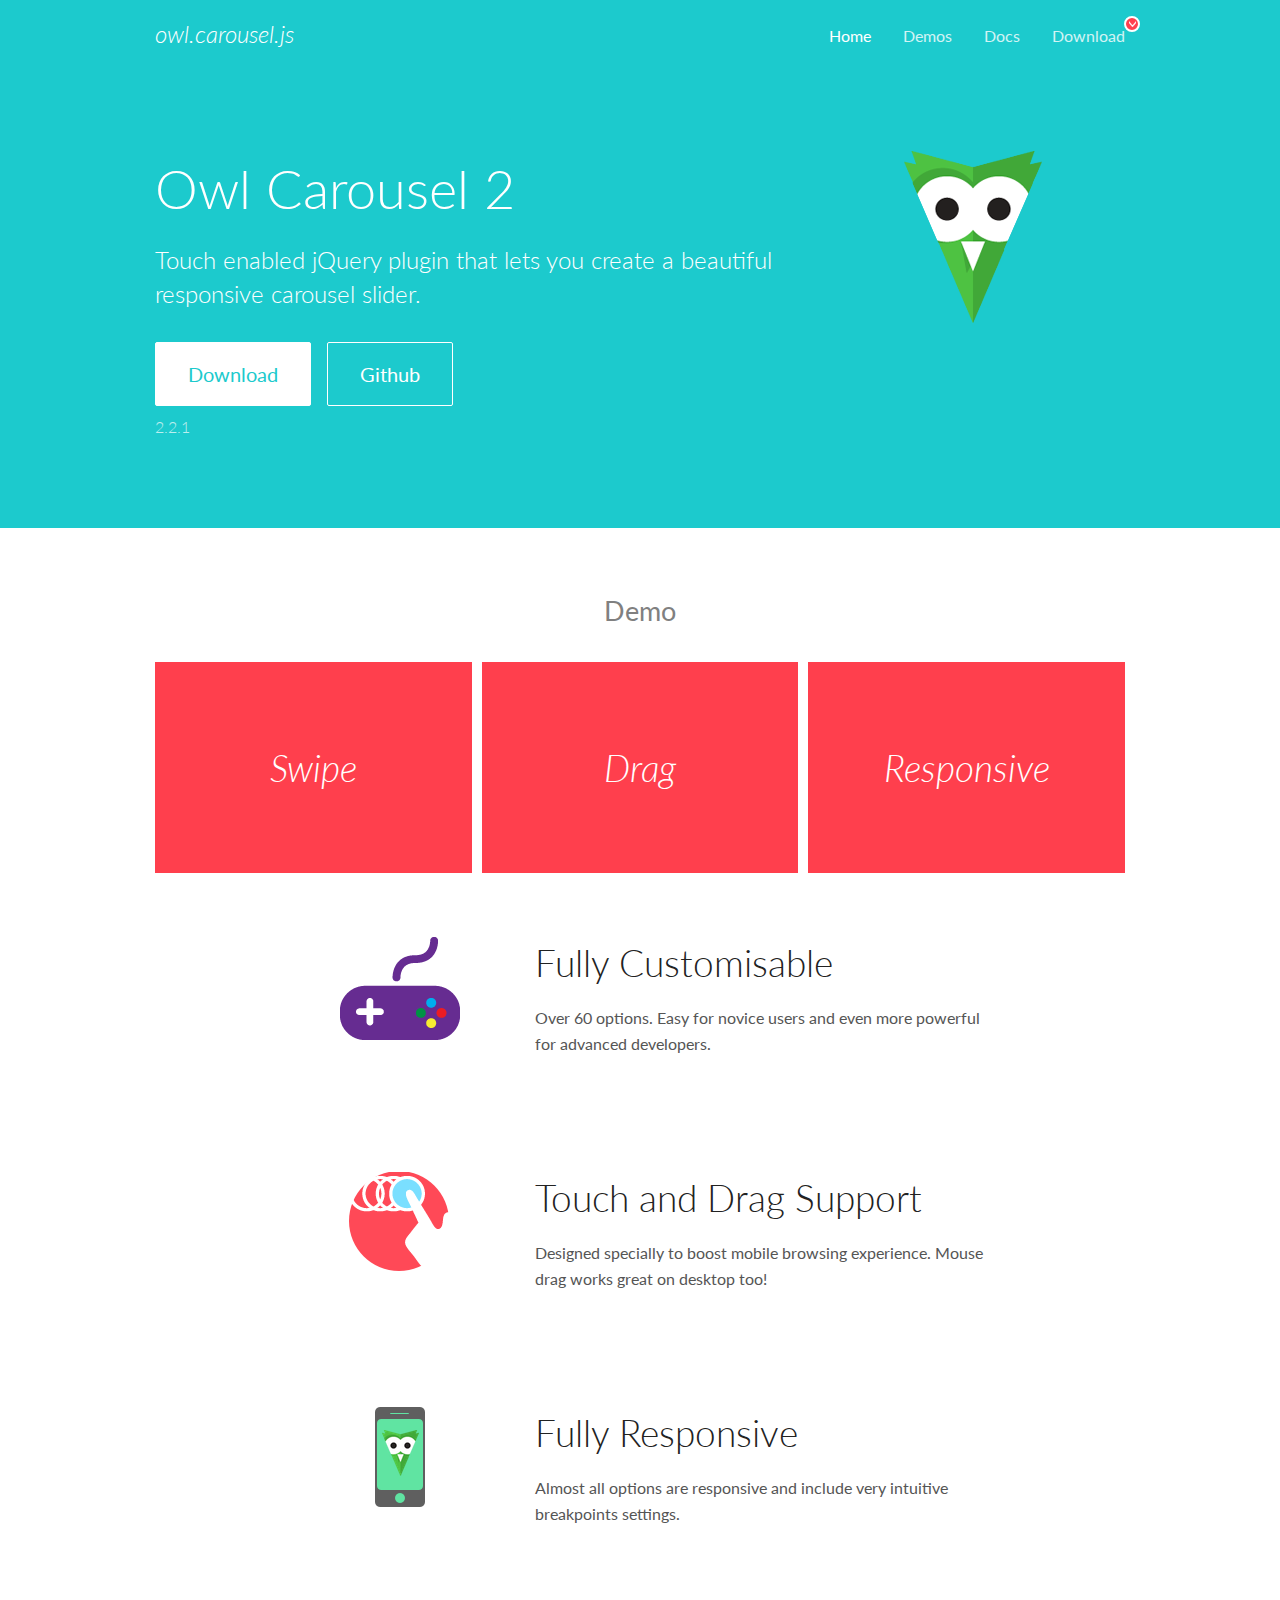
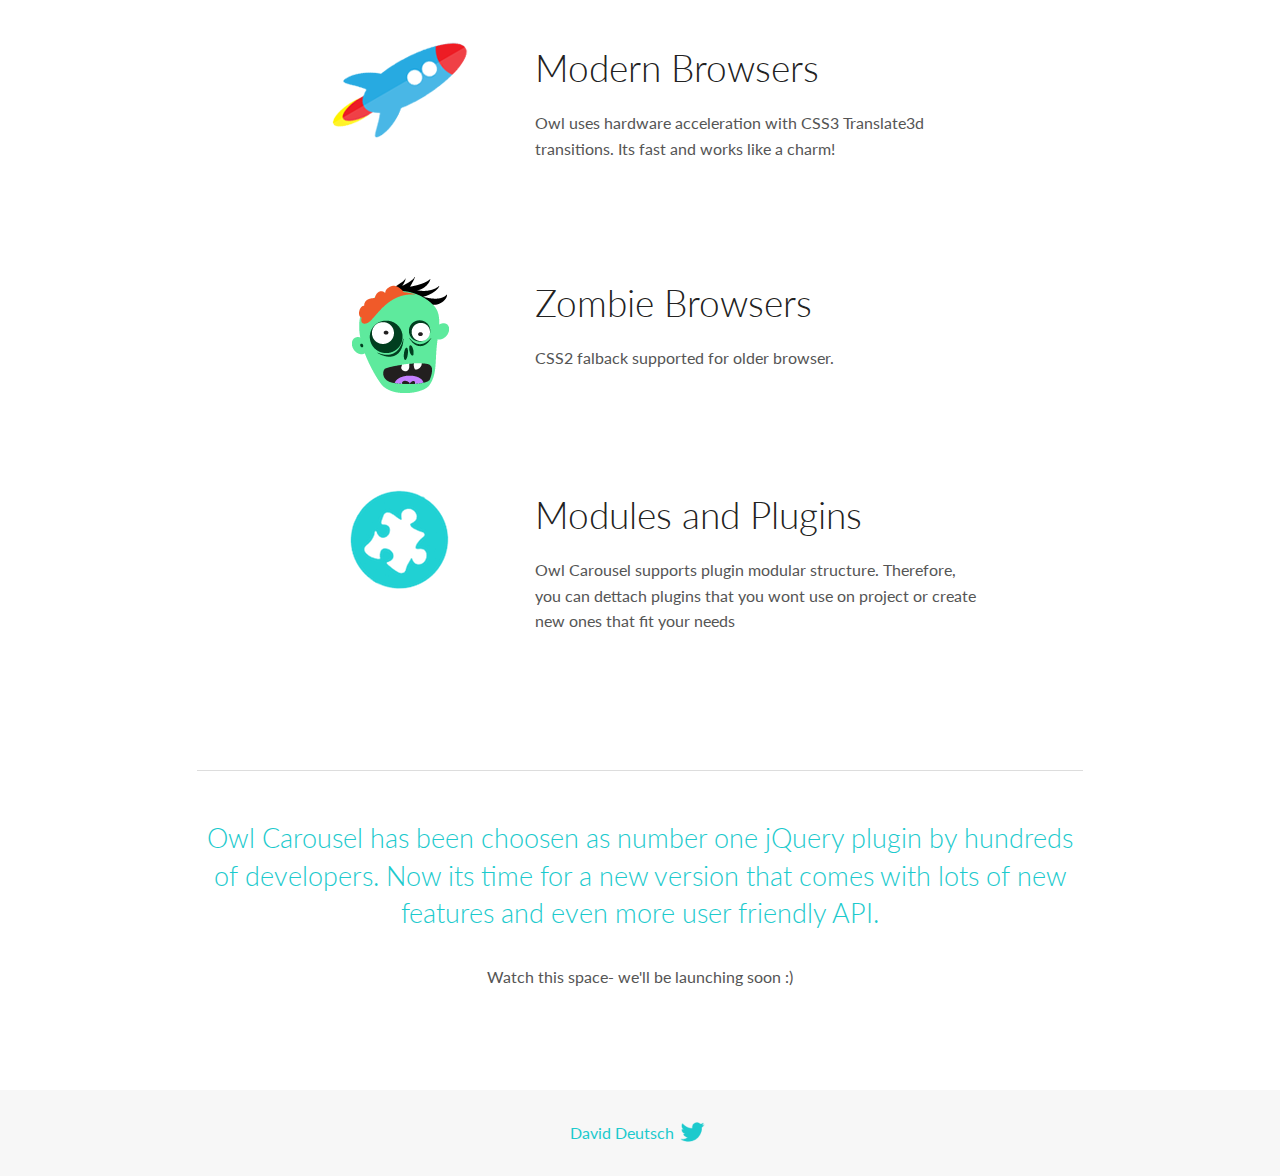
<file: assets/lib/owl.carousel/docs/index.html>
<!DOCTYPE html>
<html lang="en">
  <head>

    <!-- head -->
    <meta charset="utf-8">
    <meta name="msapplication-tap-highlight" content="no" />
    <meta name="viewport" content="width=device-width, initial-scale=1.0" />
    <meta name="description" content="Touch enabled jQuery plugin that lets you create beautiful responsive carousel slider.">
    <meta name="author" content="David Deutsch">
    <title>
      Home | Owl Carousel | 2.2.1
    </title>

    <!-- Stylesheets -->
    <link href='https://fonts.googleapis.com/css?family=Lato:300,400,700,400italic,300italic' rel='stylesheet' type='text/css'>
    <link rel="stylesheet" href="assets/css/docs.theme.min.css">

    <!-- Owl Stylesheets -->
    <link rel="stylesheet" href="assets/owlcarousel/assets/owl.carousel.min.css">
    <link rel="stylesheet" href="assets/owlcarousel/assets/owl.theme.default.min.css">

    <!-- HTML5 shim and Respond.js IE8 support of HTML5 elements and media queries -->

    <!--[if lt IE 9]>
      <script src="https://oss.maxcdn.com/libs/html5shiv/3.7.0/html5shiv.js"></script>
      <script src="https://oss.maxcdn.com/libs/respond.js/1.3.0/respond.min.js"></script>
    <![endif]-->

    <!-- Favicons -->
    <link rel="apple-touch-icon-precomposed" sizes="144x144" href="assets/ico/apple-touch-icon-144-precomposed.png">
    <link rel="shortcut icon" href="assets/ico/favicon.png">
    <link rel="shortcut icon" href="favicon.ico">

    <!-- Yeah i know js should not be in header. Its required for demos.-->

    <!-- javascript -->
    <script src="assets/vendors/jquery.min.js"></script>
    <script src="assets/owlcarousel/owl.carousel.js"></script>
  </head>
  <body>

    <!-- header -->
    <header class="header">
      <div class="row">
        <div class="large-12 columns">
          <div class="brand left">
            <h3>
              <a href="/OwlCarousel2/">owl.carousel.js</a> 
            </h3>
          </div>
          <a id="toggle-nav" class="right">
            <span></span> <span></span> <span></span> 
          </a> 
          <div class="nav-bar">
            <ul class="clearfix">
              <li class="active">
                <a href="/OwlCarousel2/index.html">Home</a> 
              </li>
              <li> <a href="/OwlCarousel2/demos/demos.html">Demos</a>  </li>
              <li> <a href="/OwlCarousel2/docs/started-welcome.html">Docs</a>  </li>
              <li>
                <a href="https://github.com/OwlCarousel2/OwlCarousel2/archive/2.2.1.zip">Download</a> 
                <span class="download"></span> 
              </li>
            </ul>
          </div>
        </div>
      </div>
    </header>

    <!-- home panel -->
    <section id="hero">
      <div class="row">
        <div class="large-8 medium-8 columns">
          <h1>Owl Carousel 2</h1>
          <h4>Touch enabled jQuery plugin that lets you create a beautiful responsive carousel slider.</h4>
          <a href="https://github.com/OwlCarousel2/OwlCarousel2/archive/2.2.1.zip" class="hero-button">Download</a> 
          <a href="https://github.com/OwlCarousel2/OwlCarousel2" class="hero-button outline">Github</a> 
          <p>2.2.1</p>
        </div>
        <div class="large-4 medium-4 columns">
          <img class="owl-logo" src="assets/img/owl-logo.png" alt="mr. Owl">
        </div>
      </div>
    </section>

    <!-- body -->
    <div class="home-demo">
      <div class="row">
        <div class="large-12 columns">
          <h3>Demo</h3>
          <div class="owl-carousel">
            <div class="item">
              <h2>Swipe</h2>
            </div>
            <div class="item">
              <h2>Drag</h2>
            </div>
            <div class="item">
              <h2>Responsive</h2>
            </div>
            <div class="item">
              <h2>CSS3</h2>
            </div>
            <div class="item">
              <h2>Fast</h2>
            </div>
            <div class="item">
              <h2>Easy</h2>
            </div>
            <div class="item">
              <h2>Free</h2>
            </div>
            <div class="item">
              <h2>Upgradable</h2>
            </div>
            <div class="item">
              <h2>Tons of options</h2>
            </div>
            <div class="item">
              <h2>Infinity</h2>
            </div>
            <div class="item">
              <h2>Auto Width</h2>
            </div>
          </div>
        </div>
      </div>
    </div>
    <script>
      var owl = $('.owl-carousel');
      owl.owlCarousel({
        margin: 10,
        loop: true,
        responsive: {
          0: {
            items: 1
          },
          600: {
            items: 2
          },
          1000: {
            items: 3
          }
        }
      })
    </script>

    <!-- features -->
    <div id="features">
      <div class="row">
        <div class="small-12 medium-9 small-centered columns">
          <section class="row feature">
            <div class="medium-4 small-12 columns">
              <img src="assets/img/feature-options.png" alt="">
            </div>
            <div class="medium-8 small-12 columns">
              <h2>Fully Customisable</h2>
              <p>Over 60 options. Easy for novice users and even more powerful for advanced developers.</p>
            </div>
          </section>
          <section class="row feature">
            <div class="medium-4 small-12 columns">
              <img src="assets/img/feature-drag.png" alt="">
            </div>
            <div class="medium-8 small-12 columns">
              <h2>Touch and Drag Support</h2>
              <p>Designed specially to boost mobile browsing experience. Mouse drag works great on desktop too!</p>
            </div>
          </section>
          <section class="row feature">
            <div class="medium-4 small-12 columns">
              <img src="assets/img/feature-responsive.png" alt="">
            </div>
            <div class="medium-8 small-12 columns">
              <h2>Fully Responsive</h2>
              <p>Almost all options are responsive and include very intuitive breakpoints settings.</p>
            </div>
          </section>
          <section class="row feature">
            <div class="medium-4 small-12 columns">
              <img src="assets/img/feature-modern.png" alt="">
            </div>
            <div class="medium-8 small-12 columns">
              <h2>Modern Browsers</h2>
              <p>Owl uses hardware acceleration with CSS3 Translate3d transitions. Its fast and works like a charm! </p>
            </div>
          </section>
          <section class="row feature">
            <div class="medium-4 small-12 columns">
              <img src="assets/img/feature-zombie.png" alt="">
            </div>
            <div class="medium-8 small-12 columns">
              <h2>Zombie Browsers</h2>
              <p>CSS2 falback supported for older browser.</p>
            </div>
          </section>
          <section class="row feature">
            <div class="medium-4 small-12 columns">
              <img src="assets/img/feature-module.png" alt="">
            </div>
            <div class="medium-8 small-12 columns">
              <h2>Modules and Plugins</h2>
              <p>Owl Carousel supports plugin modular structure. Therefore, you can dettach plugins that you wont use on project or create new ones that fit your needs</p>
            </div>
          </section>
        </div>
      </div>
    </div>

    <!-- footer -->
    <section id="teaser-text">
      <div class="row">
        <div class="small-12 medium-11 small-centered columns">
          <hr>
          <h3 id="owl-carousel-has-been-choosen-as-number-one-jquery-plugin-by-hundreds-of-developers-now-its-time-for-a-new-version-that-comes-with-lots-of-new-features-and-even-more-user-friendly-api-">Owl Carousel has been choosen as number one jQuery plugin by hundreds of developers. Now its time for a new version that comes with lots of new features and even more user friendly API.</h3>
          <p>Watch this space- we&#39;ll be launching soon :)</p>
        </div>
      </div>
    </section>

    <!-- footer -->
    <footer class="footer">
      <div class="row">
        <div class="large-12 columns">
          <h5>
            <a href="/OwlCarousel2/docs/support-contact.html">David Deutsch</a> 
            <a id="custom-tweet-button" href="https://twitter.com/share?url=https://github.com/OwlCarousel2/OwlCarousel2&text=Owl Carousel - This is so awesome! " target="_blank"></a> 
          </h5>
        </div>
      </div>
    </footer>

    <!-- vendors -->
    <script src="assets/vendors/highlight.js"></script>
    <script src="assets/js/app.js"></script>
  </body>
</html>
</file>
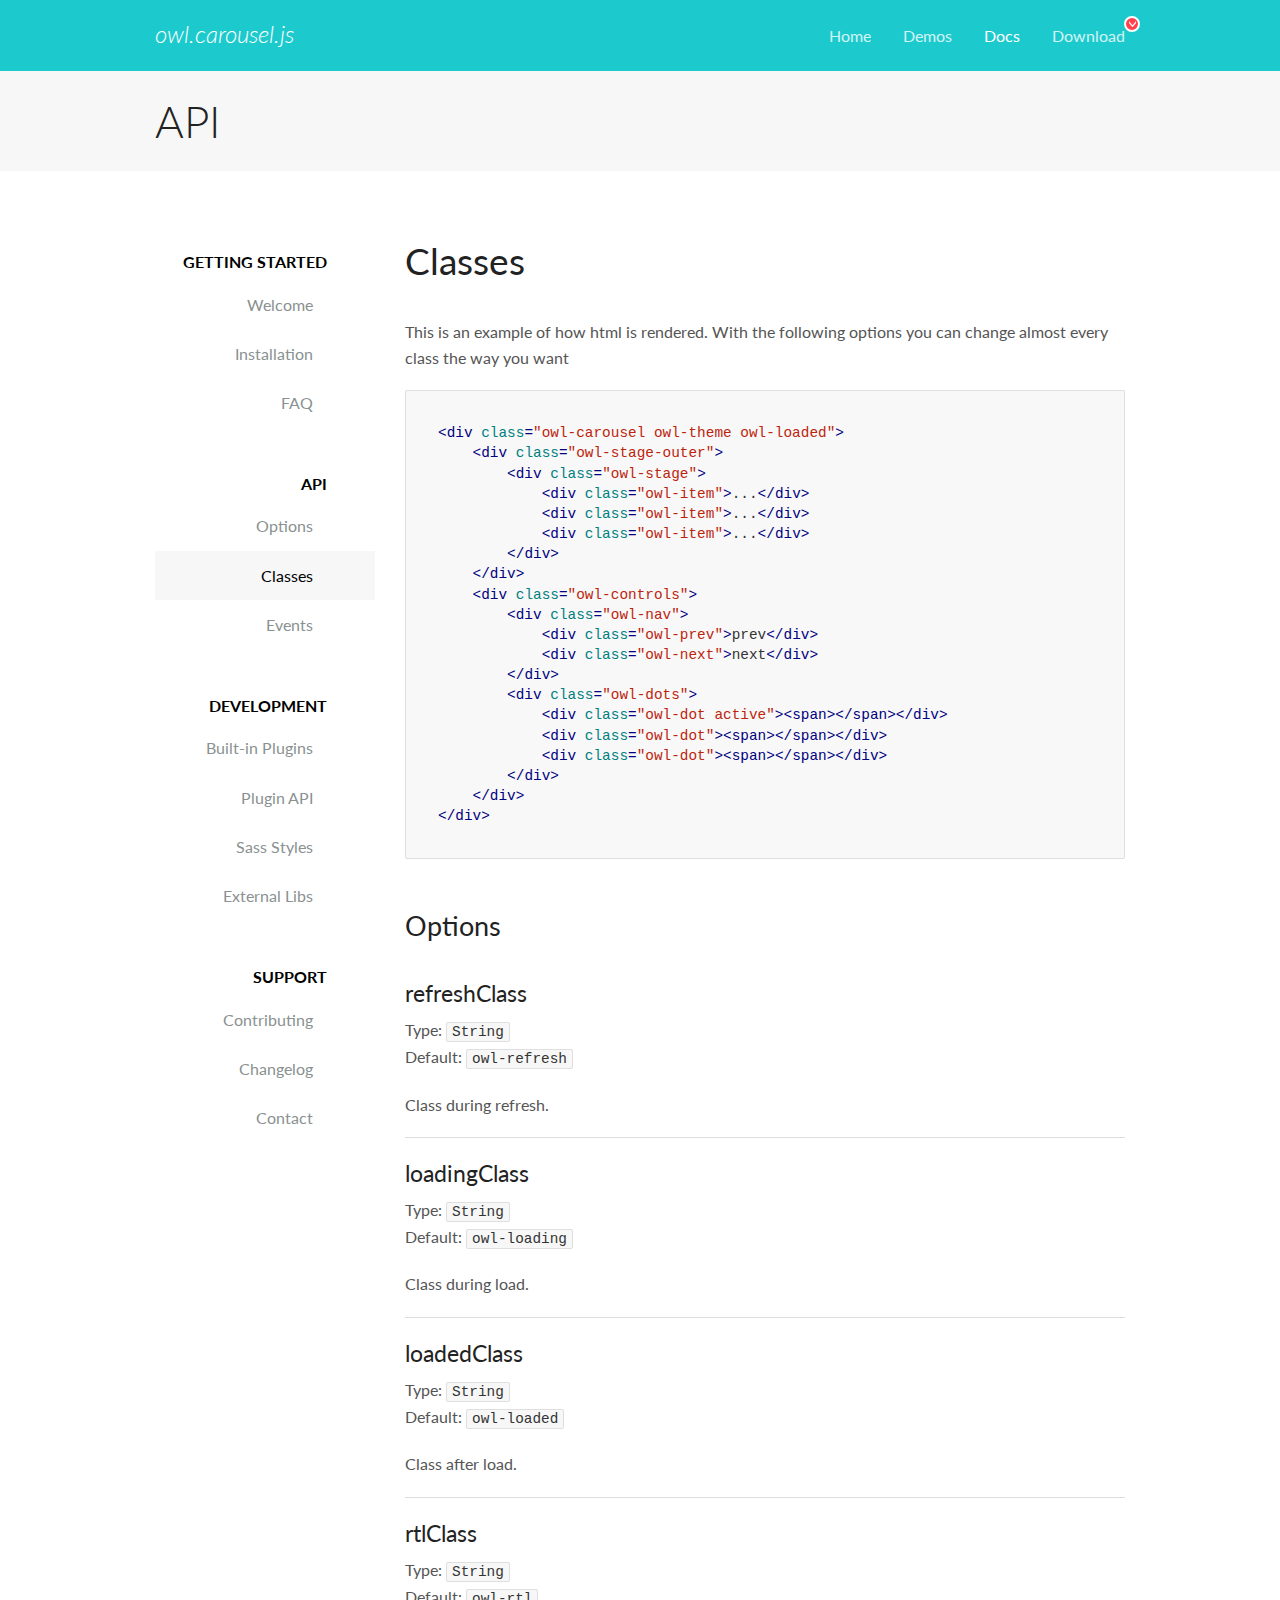
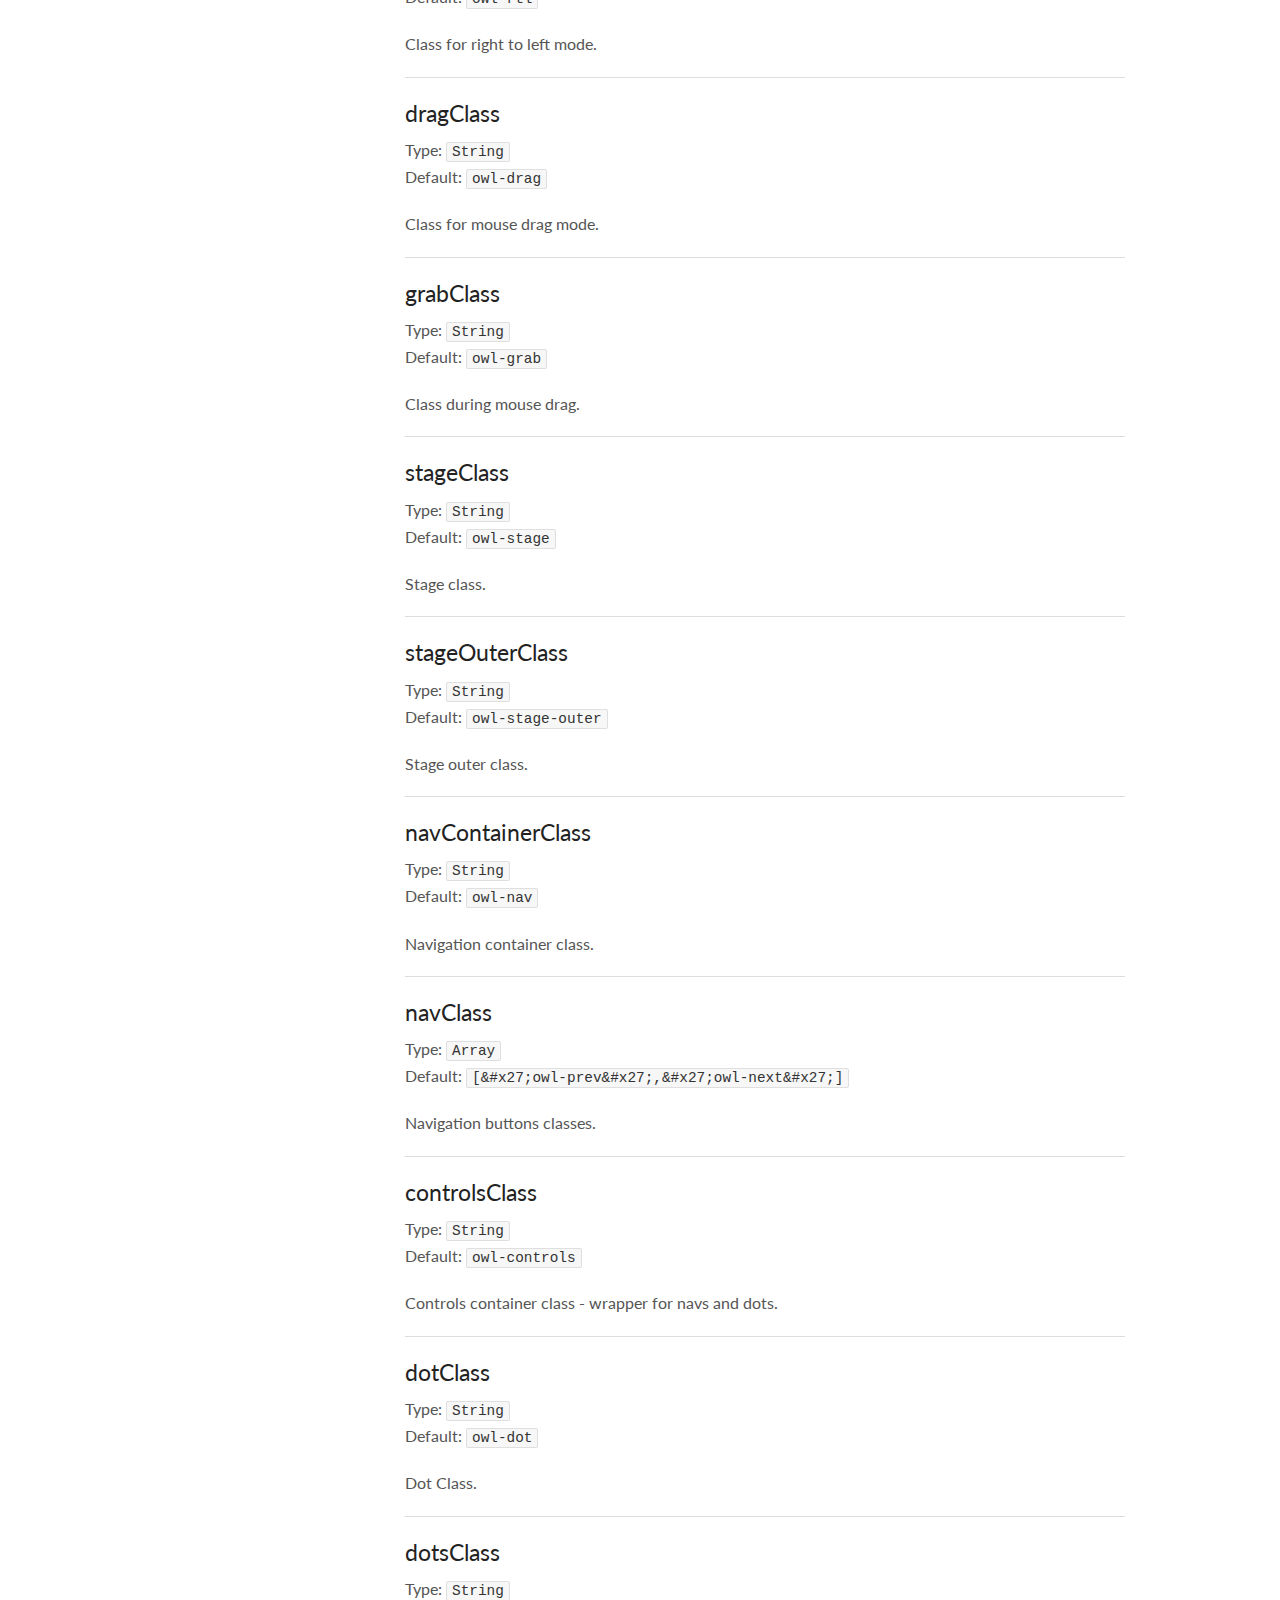
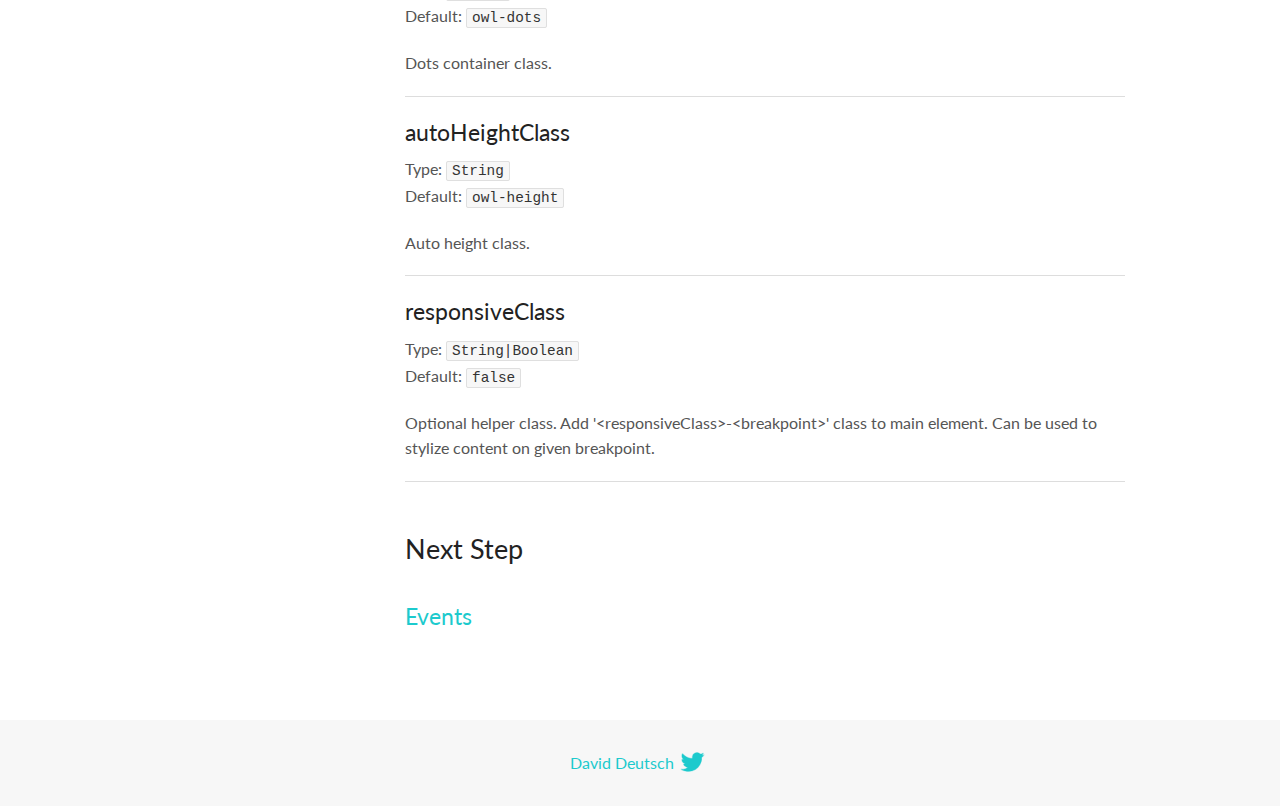
<file: assets/lib/owl.carousel/docs/docs/api-classes.html>
<!DOCTYPE html>
<html lang="en">
  <head>

    <!-- head -->
    <meta charset="utf-8">
    <meta name="msapplication-tap-highlight" content="no" />
    <meta name="viewport" content="width=device-width, initial-scale=1.0" />
    <meta name="description" content="Owl Carousel Documentation">
    <meta name="author" content="David Deutsch">
    <title>
      Classes | Owl Carousel | 2.2.1
    </title>

    <!-- Stylesheets -->
    <link href='https://fonts.googleapis.com/css?family=Lato:300,400,700,400italic,300italic' rel='stylesheet' type='text/css'>
    <link rel="stylesheet" href="../assets/css/docs.theme.min.css">

    <!-- Owl Stylesheets -->
    <link rel="stylesheet" href="../assets/owlcarousel/assets/owl.carousel.min.css">
    <link rel="stylesheet" href="../assets/owlcarousel/assets/owl.theme.default.min.css">

    <!-- HTML5 shim and Respond.js IE8 support of HTML5 elements and media queries -->

    <!--[if lt IE 9]>
      <script src="https://oss.maxcdn.com/libs/html5shiv/3.7.0/html5shiv.js"></script>
      <script src="https://oss.maxcdn.com/libs/respond.js/1.3.0/respond.min.js"></script>
    <![endif]-->

    <!-- Favicons -->
    <link rel="apple-touch-icon-precomposed" sizes="144x144" href="../assets/ico/apple-touch-icon-144-precomposed.png">
    <link rel="shortcut icon" href="../assets/ico/favicon.png">
    <link rel="shortcut icon" href="favicon.ico">

    <!-- Yeah i know js should not be in header. Its required for demos.-->

    <!-- javascript -->
    <script src="../assets/vendors/jquery.min.js"></script>
    <script src="../assets/owlcarousel/owl.carousel.js"></script>
  </head>
  <body>

    <!-- header -->
    <header class="header">
      <div class="row">
        <div class="large-12 columns">
          <div class="brand left">
            <h3>
              <a href="/OwlCarousel2/">owl.carousel.js</a> 
            </h3>
          </div>
          <a id="toggle-nav" class="right">
            <span></span> <span></span> <span></span> 
          </a> 
          <div class="nav-bar">
            <ul class="clearfix">
              <li> <a href="/OwlCarousel2/index.html">Home</a>  </li>
              <li> <a href="/OwlCarousel2/demos/demos.html">Demos</a>  </li>
              <li class="active">
                <a href="/OwlCarousel2/docs/started-welcome.html">Docs</a> 
              </li>
              <li>
                <a href="https://github.com/OwlCarousel2/OwlCarousel2/archive/2.2.1.zip">Download</a> 
                <span class="download"></span> 
              </li>
            </ul>
          </div>
        </div>
      </div>
    </header>

    <!-- title -->
    <section class="title">
      <div class="row">
        <div class="large-12 columns">
          <h1>API</h1>
        </div>
      </div>
    </section>
    <div id="docs">
      <div class="row">
        <div class="small-12 medium-3 large-3 columns">
          <ul class="side-nav">
            <li class="side-nav-head">Getting Started</li>
            <li> <a href="started-welcome.html">Welcome</a>  </li>
            <li> <a href="started-installation.html">Installation</a>  </li>
            <li> <a href="started-faq.html">FAQ</a>  </li>
          </ul>
          <ul class="side-nav">
            <li class="side-nav-head">API</li>
            <li> <a href="api-options.html">Options</a>  </li>
            <li> <a href="api-classes.html">Classes</a>  </li>
            <li> <a href="api-events.html">Events</a>  </li>
          </ul>
          <ul class="side-nav">
            <li class="side-nav-head">Development</li>
            <li> <a href="dev-buildin-plugins.html">Built-in Plugins</a>  </li>
            <li> <a href="dev-plugin-api.html">Plugin API</a>  </li>
            <li> <a href="dev-styles.html">Sass Styles</a>  </li>
            <li> <a href="dev-external.html">External Libs</a>  </li>
          </ul>
          <ul class="side-nav">
            <li class="side-nav-head">Support</li>
            <li> <a href="support-contributing.html">Contributing</a>  </li>
            <li> <a href="support-changelog.html">Changelog</a>  </li>
            <li> <a href="support-contact.html">Contact</a>  </li>
          </ul>
        </div>
        <div class="small-12 medium-9 large-9 columns">
          <article class="docs-content">
            <h2 id="classes">Classes</h2>
            <p>This is an example of how html is rendered. With the following options you can change almost every class the way you want</p>
            <pre><code>&lt;div class=&quot;owl-carousel owl-theme owl-loaded&quot;&gt;
    &lt;div class=&quot;owl-stage-outer&quot;&gt;
        &lt;div class=&quot;owl-stage&quot;&gt;
            &lt;div class=&quot;owl-item&quot;&gt;...&lt;/div&gt;
            &lt;div class=&quot;owl-item&quot;&gt;...&lt;/div&gt;
            &lt;div class=&quot;owl-item&quot;&gt;...&lt;/div&gt;
        &lt;/div&gt;
    &lt;/div&gt;
    &lt;div class=&quot;owl-controls&quot;&gt;
        &lt;div class=&quot;owl-nav&quot;&gt;
            &lt;div class=&quot;owl-prev&quot;&gt;prev&lt;/div&gt;
            &lt;div class=&quot;owl-next&quot;&gt;next&lt;/div&gt;
        &lt;/div&gt;
        &lt;div class=&quot;owl-dots&quot;&gt;
            &lt;div class=&quot;owl-dot active&quot;&gt;&lt;span&gt;&lt;/span&gt;&lt;/div&gt;
            &lt;div class=&quot;owl-dot&quot;&gt;&lt;span&gt;&lt;/span&gt;&lt;/div&gt;
            &lt;div class=&quot;owl-dot&quot;&gt;&lt;span&gt;&lt;/span&gt;&lt;/div&gt;
        &lt;/div&gt;
    &lt;/div&gt;
&lt;/div&gt;</code></pre>
            <h3 id="options">Options</h3>
            <h4 id="refreshclass">refreshClass</h4>
            <p>Type: <code>String</code>
              <br /> Default: <code>owl-refresh</code></p>
            <p>Class during refresh.</p>
            <hr>
            <h4 id="loadingclass">loadingClass</h4>
            <p>Type: <code>String</code>
              <br /> Default: <code>owl-loading</code></p>
            <p>Class during load.</p>
            <hr>
            <h4 id="loadedclass">loadedClass</h4>
            <p>Type: <code>String</code>
              <br /> Default: <code>owl-loaded</code></p>
            <p>Class after load.</p>
            <hr>
            <h4 id="rtlclass">rtlClass</h4>
            <p>Type: <code>String</code>
              <br /> Default: <code>owl-rtl</code></p>
            <p>Class for right to left mode.</p>
            <hr>
            <h4 id="dragclass">dragClass</h4>
            <p>Type: <code>String</code>
              <br /> Default: <code>owl-drag</code></p>
            <p>Class for mouse drag mode.</p>
            <hr>
            <h4 id="grabclass">grabClass</h4>
            <p>Type: <code>String</code>
              <br /> Default: <code>owl-grab</code></p>
            <p>Class during mouse drag.</p>
            <hr>
            <h4 id="stageclass">stageClass</h4>
            <p>Type: <code>String</code>
              <br /> Default: <code>owl-stage</code></p>
            <p>Stage class.</p>
            <hr>
            <h4 id="stageouterclass">stageOuterClass</h4>
            <p>Type: <code>String</code>
              <br /> Default: <code>owl-stage-outer</code></p>
            <p>Stage outer class.</p>
            <hr>
            <h4 id="navcontainerclass">navContainerClass</h4>
            <p>Type: <code>String</code>
              <br /> Default: <code>owl-nav</code></p>
            <p>Navigation container class.</p>
            <hr>
            <h4 id="navclass">navClass</h4>
            <p>Type: <code>Array</code>
              <br /> Default: <code>[&amp;#x27;owl-prev&amp;#x27;,&amp;#x27;owl-next&amp;#x27;]</code></p>
            <p>Navigation buttons classes.</p>
            <hr>
            <h4 id="controlsclass">controlsClass</h4>
            <p>Type: <code>String</code>
              <br /> Default: <code>owl-controls</code></p>
            <p>Controls container class - wrapper for navs and dots.</p>
            <hr>
            <h4 id="dotclass">dotClass</h4>
            <p>Type: <code>String</code>
              <br /> Default: <code>owl-dot</code></p>
            <p>Dot Class.</p>
            <hr>
            <h4 id="dotsclass">dotsClass</h4>
            <p>Type: <code>String</code>
              <br /> Default: <code>owl-dots</code></p>
            <p>Dots container class.</p>
            <hr>
            <h4 id="autoheightclass">autoHeightClass</h4>
            <p>Type: <code>String</code>
              <br /> Default: <code>owl-height</code></p>
            <p>Auto height class.</p>
            <hr>
            <h4 id="responsiveclass">responsiveClass</h4>
            <p>Type: <code>String|Boolean</code>
              <br /> Default: <code>false</code></p>
            <p>Optional helper class. Add &#x27;&lt;responsiveClass&gt;-&lt;breakpoint&gt;&#x27; class to main element. Can be used to stylize content on given breakpoint.</p>
            <hr>
            <h3 id="next-step">Next Step</h3>
            <h4 id="-events-api-events-html-">
              <a href="api-events.html">Events</a> 
            </h4>
          </article>
        </div>
      </div>
    </div>

    <!-- footer -->
    <footer class="footer">
      <div class="row">
        <div class="large-12 columns">
          <h5>
            <a href="/OwlCarousel2/docs/support-contact.html">David Deutsch</a> 
            <a id="custom-tweet-button" href="https://twitter.com/share?url=https://github.com/OwlCarousel2/OwlCarousel2&text=Owl Carousel - This is so awesome! " target="_blank"></a> 
          </h5>
        </div>
      </div>
    </footer>

    <!-- vendors -->
    <script src="../assets/vendors/highlight.js"></script>
    <script src="../assets/js/app.js"></script>
  </body>
</html>
</file>
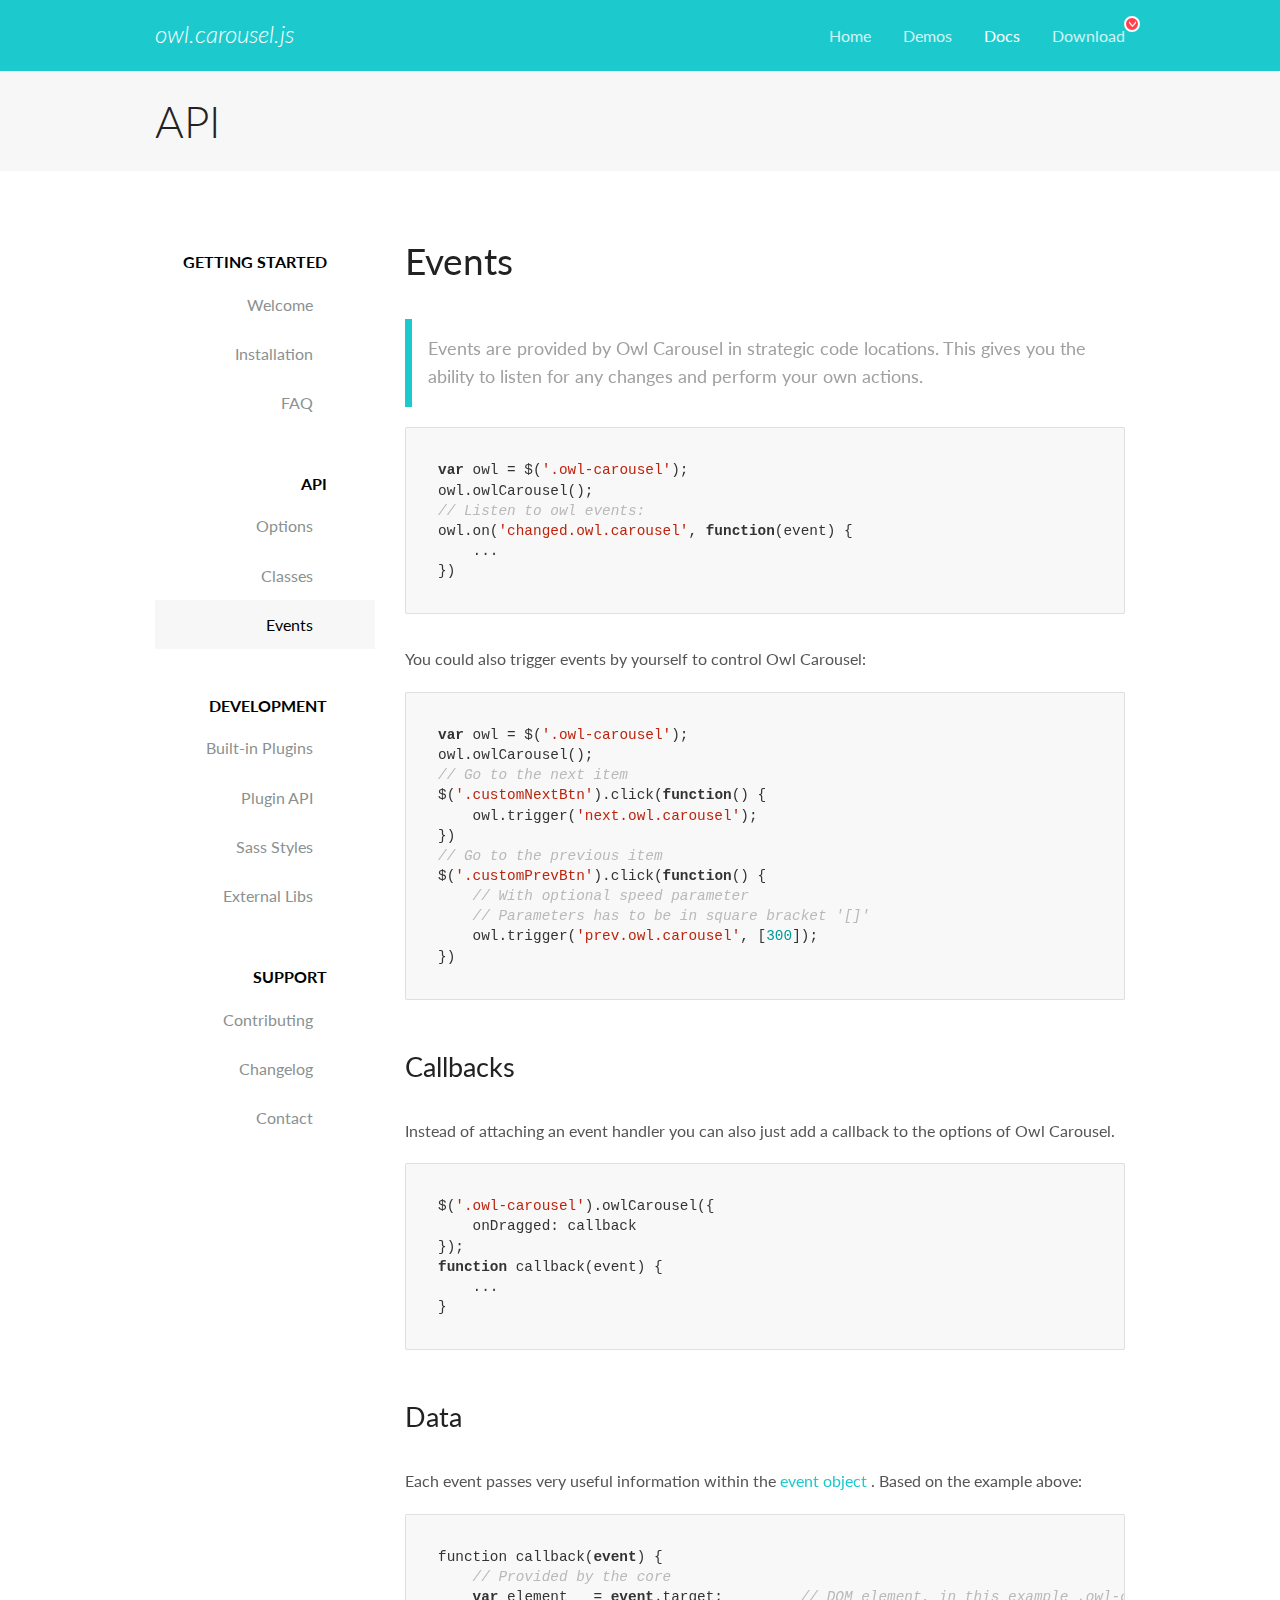
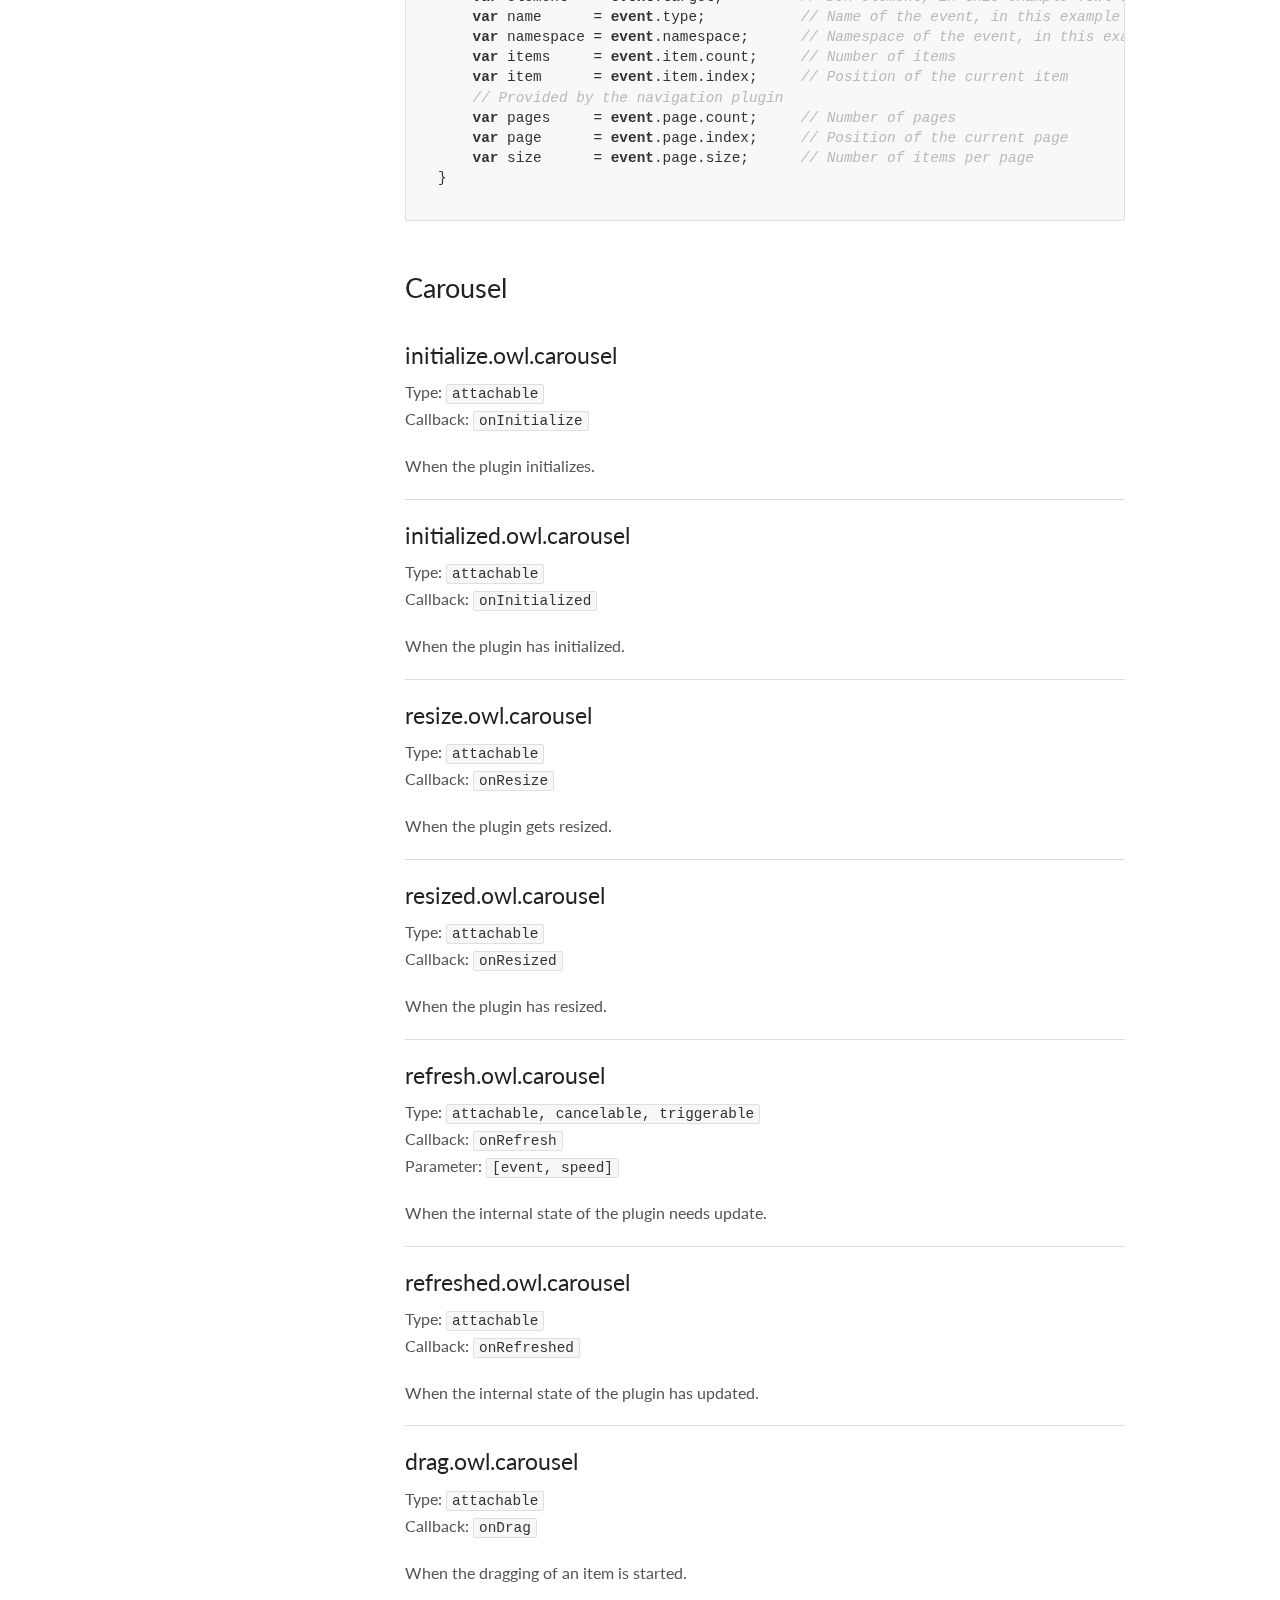
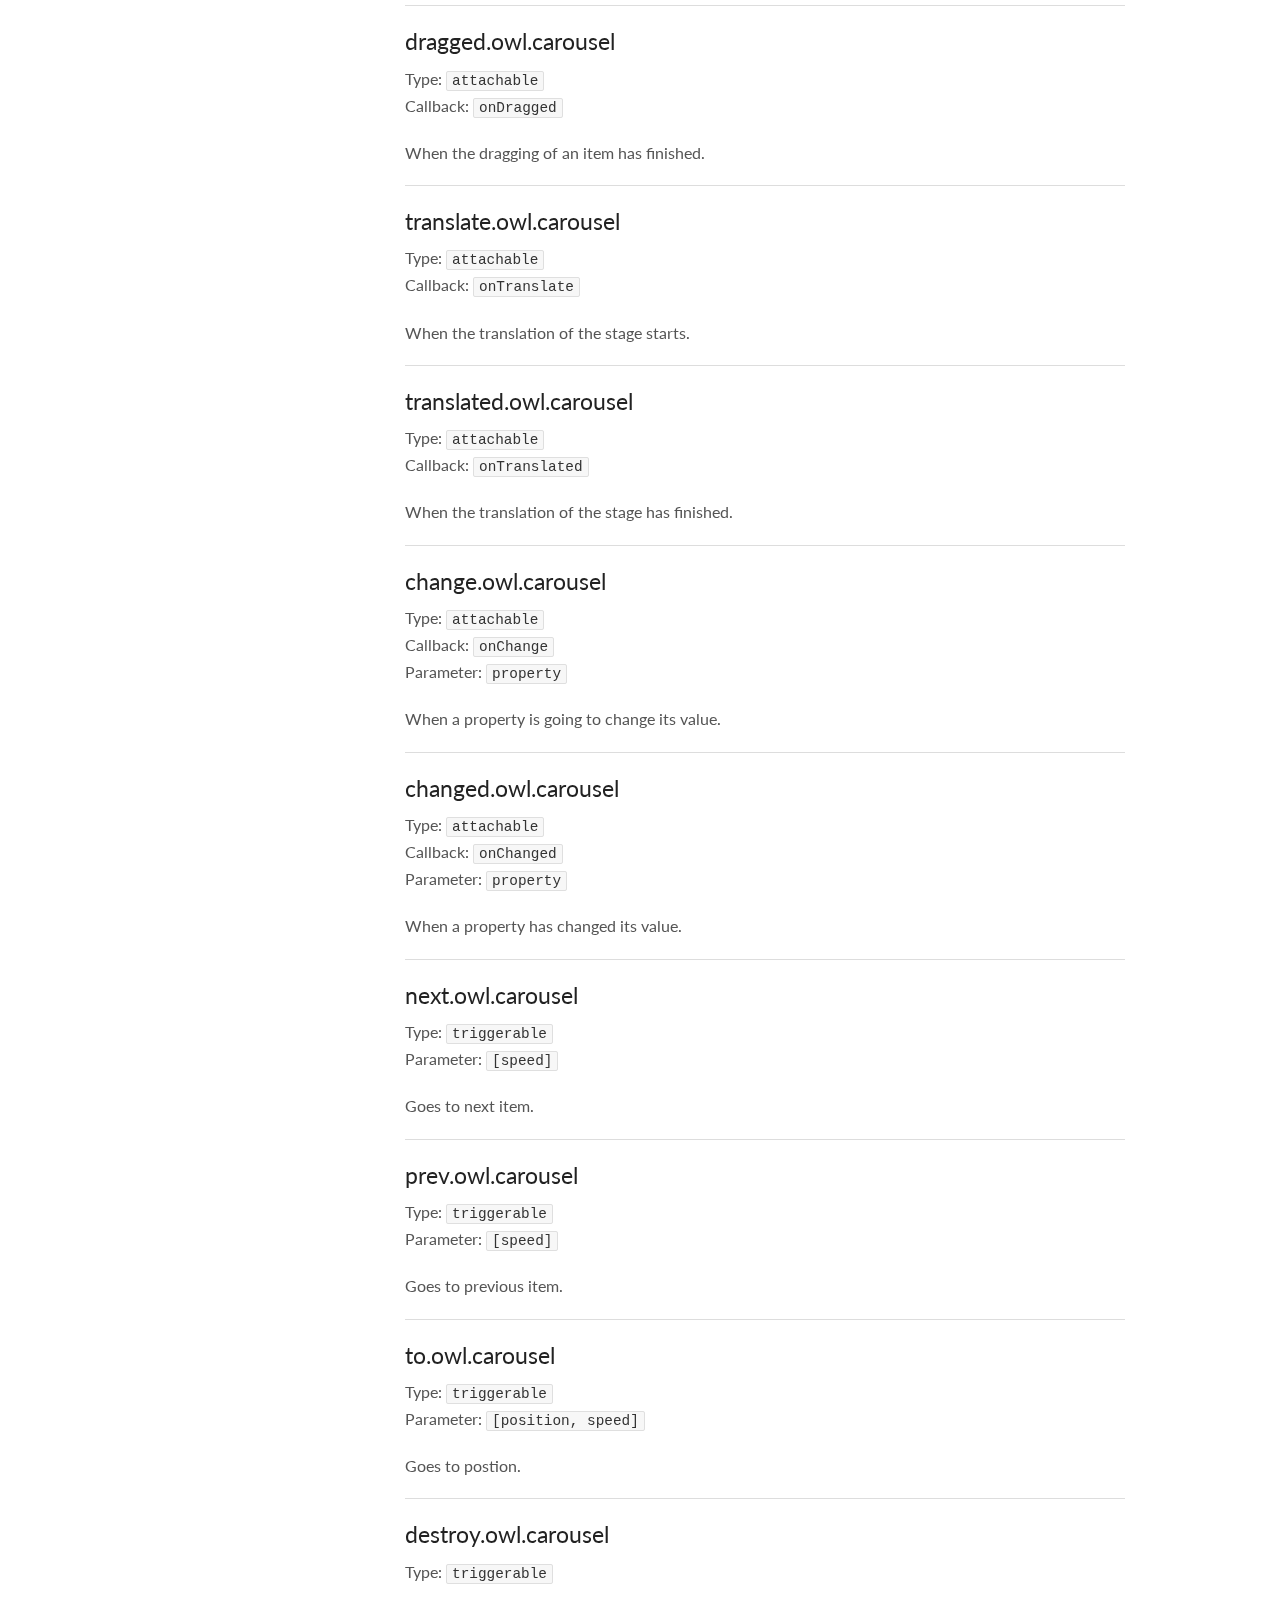
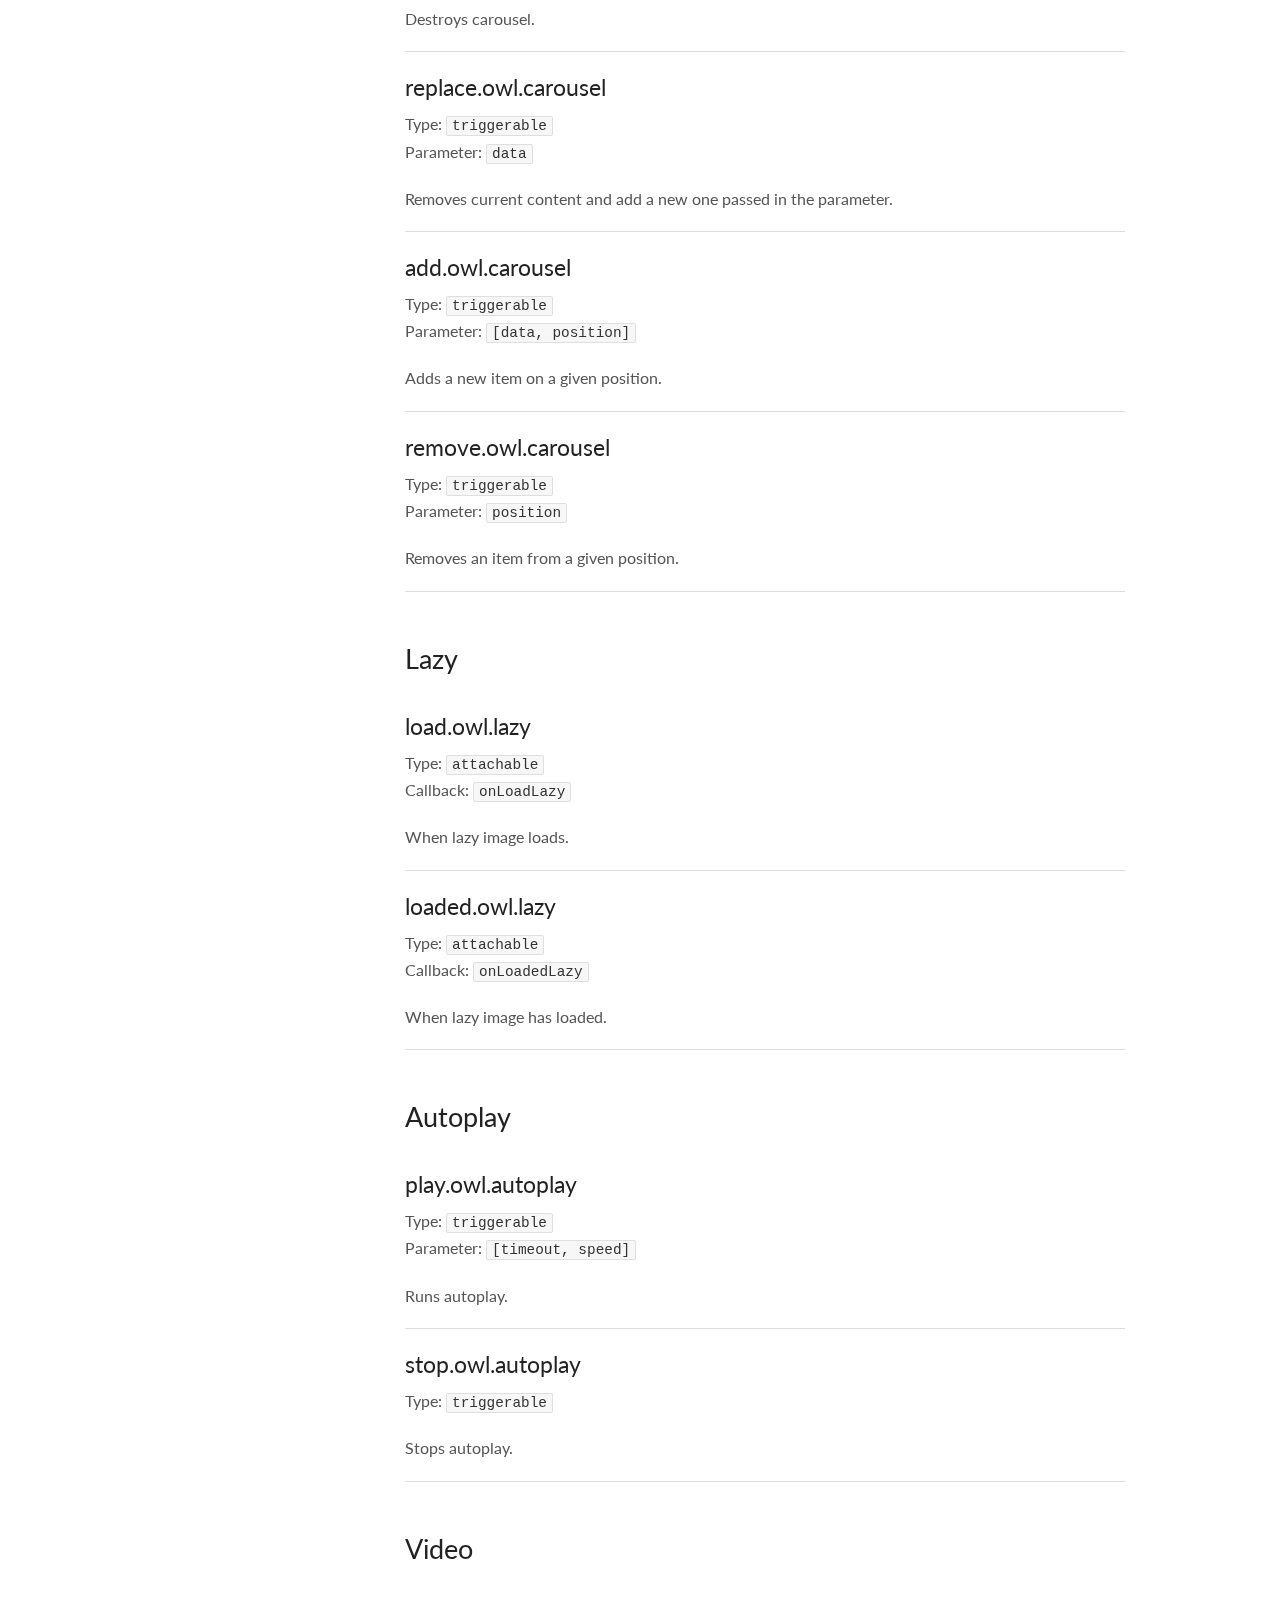
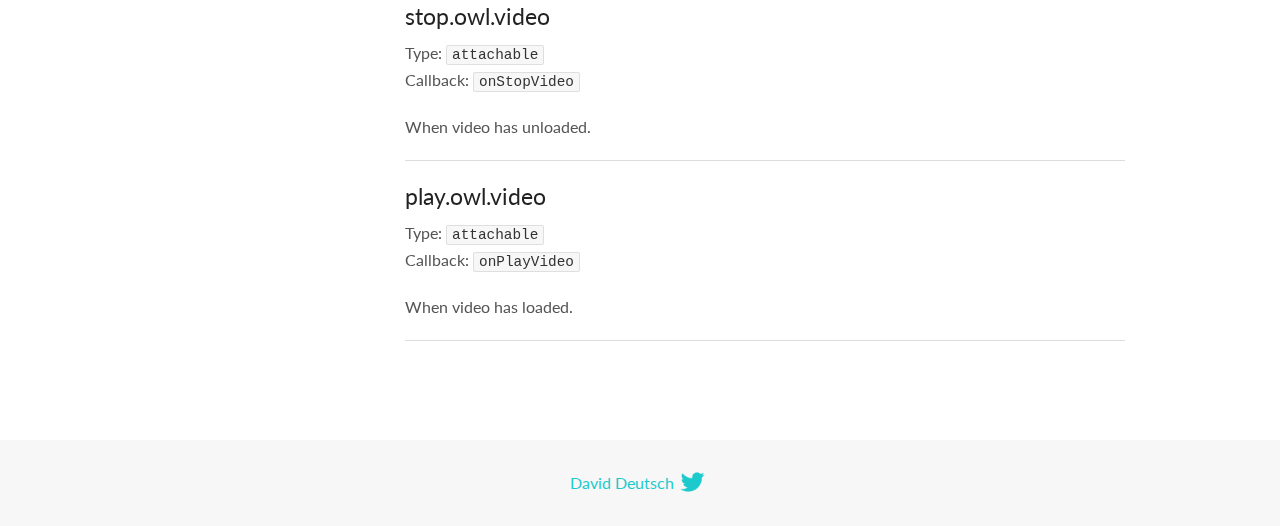
<file: assets/lib/owl.carousel/docs/docs/api-events.html>
<!DOCTYPE html>
<html lang="en">
  <head>

    <!-- head -->
    <meta charset="utf-8">
    <meta name="msapplication-tap-highlight" content="no" />
    <meta name="viewport" content="width=device-width, initial-scale=1.0" />
    <meta name="description" content="Owl Carousel Documentation">
    <meta name="author" content="David Deutsch">
    <title>
      Events | Owl Carousel | 2.2.1
    </title>

    <!-- Stylesheets -->
    <link href='https://fonts.googleapis.com/css?family=Lato:300,400,700,400italic,300italic' rel='stylesheet' type='text/css'>
    <link rel="stylesheet" href="../assets/css/docs.theme.min.css">

    <!-- Owl Stylesheets -->
    <link rel="stylesheet" href="../assets/owlcarousel/assets/owl.carousel.min.css">
    <link rel="stylesheet" href="../assets/owlcarousel/assets/owl.theme.default.min.css">

    <!-- HTML5 shim and Respond.js IE8 support of HTML5 elements and media queries -->

    <!--[if lt IE 9]>
      <script src="https://oss.maxcdn.com/libs/html5shiv/3.7.0/html5shiv.js"></script>
      <script src="https://oss.maxcdn.com/libs/respond.js/1.3.0/respond.min.js"></script>
    <![endif]-->

    <!-- Favicons -->
    <link rel="apple-touch-icon-precomposed" sizes="144x144" href="../assets/ico/apple-touch-icon-144-precomposed.png">
    <link rel="shortcut icon" href="../assets/ico/favicon.png">
    <link rel="shortcut icon" href="favicon.ico">

    <!-- Yeah i know js should not be in header. Its required for demos.-->

    <!-- javascript -->
    <script src="../assets/vendors/jquery.min.js"></script>
    <script src="../assets/owlcarousel/owl.carousel.js"></script>
  </head>
  <body>

    <!-- header -->
    <header class="header">
      <div class="row">
        <div class="large-12 columns">
          <div class="brand left">
            <h3>
              <a href="/OwlCarousel2/">owl.carousel.js</a> 
            </h3>
          </div>
          <a id="toggle-nav" class="right">
            <span></span> <span></span> <span></span> 
          </a> 
          <div class="nav-bar">
            <ul class="clearfix">
              <li> <a href="/OwlCarousel2/index.html">Home</a>  </li>
              <li> <a href="/OwlCarousel2/demos/demos.html">Demos</a>  </li>
              <li class="active">
                <a href="/OwlCarousel2/docs/started-welcome.html">Docs</a> 
              </li>
              <li>
                <a href="https://github.com/OwlCarousel2/OwlCarousel2/archive/2.2.1.zip">Download</a> 
                <span class="download"></span> 
              </li>
            </ul>
          </div>
        </div>
      </div>
    </header>

    <!-- title -->
    <section class="title">
      <div class="row">
        <div class="large-12 columns">
          <h1>API</h1>
        </div>
      </div>
    </section>
    <div id="docs">
      <div class="row">
        <div class="small-12 medium-3 large-3 columns">
          <ul class="side-nav">
            <li class="side-nav-head">Getting Started</li>
            <li> <a href="started-welcome.html">Welcome</a>  </li>
            <li> <a href="started-installation.html">Installation</a>  </li>
            <li> <a href="started-faq.html">FAQ</a>  </li>
          </ul>
          <ul class="side-nav">
            <li class="side-nav-head">API</li>
            <li> <a href="api-options.html">Options</a>  </li>
            <li> <a href="api-classes.html">Classes</a>  </li>
            <li> <a href="api-events.html">Events</a>  </li>
          </ul>
          <ul class="side-nav">
            <li class="side-nav-head">Development</li>
            <li> <a href="dev-buildin-plugins.html">Built-in Plugins</a>  </li>
            <li> <a href="dev-plugin-api.html">Plugin API</a>  </li>
            <li> <a href="dev-styles.html">Sass Styles</a>  </li>
            <li> <a href="dev-external.html">External Libs</a>  </li>
          </ul>
          <ul class="side-nav">
            <li class="side-nav-head">Support</li>
            <li> <a href="support-contributing.html">Contributing</a>  </li>
            <li> <a href="support-changelog.html">Changelog</a>  </li>
            <li> <a href="support-contact.html">Contact</a>  </li>
          </ul>
        </div>
        <div class="small-12 medium-9 large-9 columns">
          <article class="docs-content">
            <h2 id="events">Events</h2>
            <blockquote>
              <p>Events are provided by Owl Carousel in strategic code locations. This gives you the ability to listen for any changes and perform your own actions.</p>
            </blockquote>
            <pre><code>var owl = $(&#39;.owl-carousel&#39;);
owl.owlCarousel();
// Listen to owl events:
owl.on(&#39;changed.owl.carousel&#39;, function(event) {
    ...
})</code></pre>
            <p>You could also trigger events by yourself to control Owl Carousel:</p>
            <pre><code>var owl = $(&#39;.owl-carousel&#39;);
owl.owlCarousel();
// Go to the next item
$(&#39;.customNextBtn&#39;).click(function() {
    owl.trigger(&#39;next.owl.carousel&#39;);
})
// Go to the previous item
$(&#39;.customPrevBtn&#39;).click(function() {
    // With optional speed parameter
    // Parameters has to be in square bracket &#39;[]&#39;
    owl.trigger(&#39;prev.owl.carousel&#39;, [300]);
})</code></pre>
            <h3 id="callbacks">Callbacks</h3>
            <p>Instead of attaching an event handler you can also just add a callback to the options of Owl Carousel.</p>
            <pre><code>$(&#39;.owl-carousel&#39;).owlCarousel({
    onDragged: callback
});
function callback(event) {
    ...
}</code></pre>
            <h3 id="data">Data</h3>
            <p>Each event passes very useful information within the
              <a href="https://api.jquery.com/category/events/event-object/">event object</a> . Based on the example above:</p>
            <pre><code class="language-Javascript">function callback(event) {
    // Provided by the core
    var element   = event.target;         // DOM element, in this example .owl-carousel
    var name      = event.type;           // Name of the event, in this example dragged
    var namespace = event.namespace;      // Namespace of the event, in this example owl.carousel
    var items     = event.item.count;     // Number of items
    var item      = event.item.index;     // Position of the current item
    // Provided by the navigation plugin
    var pages     = event.page.count;     // Number of pages
    var page      = event.page.index;     // Position of the current page
    var size      = event.page.size;      // Number of items per page
}</code></pre>
            <h3 id="carousel">Carousel</h3>
            <h4 id="initialize-owl-carousel">initialize.owl.carousel</h4>
            <p>Type: <code>attachable</code>
              <br />Callback: <code>onInitialize</code>
              <br/>
            </p>
            <p>When the plugin initializes.</p>
            <hr>
            <h4 id="initialized-owl-carousel">initialized.owl.carousel</h4>
            <p>Type: <code>attachable</code>
              <br />Callback: <code>onInitialized</code>
              <br/>
            </p>
            <p>When the plugin has initialized.</p>
            <hr>
            <h4 id="resize-owl-carousel">resize.owl.carousel</h4>
            <p>Type: <code>attachable</code>
              <br />Callback: <code>onResize</code>
              <br/>
            </p>
            <p>When the plugin gets resized.</p>
            <hr>
            <h4 id="resized-owl-carousel">resized.owl.carousel</h4>
            <p>Type: <code>attachable</code>
              <br />Callback: <code>onResized</code>
              <br/>
            </p>
            <p>When the plugin has resized.</p>
            <hr>
            <h4 id="refresh-owl-carousel">refresh.owl.carousel</h4>
            <p>Type: <code>attachable, cancelable, triggerable</code>
              <br />Callback: <code>onRefresh</code>
              <br/>Parameter: <code>[event, speed]</code>
              <br/>
            </p>
            <p>When the internal state of the plugin needs update.</p>
            <hr>
            <h4 id="refreshed-owl-carousel">refreshed.owl.carousel</h4>
            <p>Type: <code>attachable</code>
              <br />Callback: <code>onRefreshed</code>
              <br/>
            </p>
            <p>When the internal state of the plugin has updated.</p>
            <hr>
            <h4 id="drag-owl-carousel">drag.owl.carousel</h4>
            <p>Type: <code>attachable</code>
              <br />Callback: <code>onDrag</code>
              <br/>
            </p>
            <p>When the dragging of an item is started.</p>
            <hr>
            <h4 id="dragged-owl-carousel">dragged.owl.carousel</h4>
            <p>Type: <code>attachable</code>
              <br />Callback: <code>onDragged</code>
              <br/>
            </p>
            <p>When the dragging of an item has finished.</p>
            <hr>
            <h4 id="translate-owl-carousel">translate.owl.carousel</h4>
            <p>Type: <code>attachable</code>
              <br />Callback: <code>onTranslate</code>
              <br/>
            </p>
            <p>When the translation of the stage starts.</p>
            <hr>
            <h4 id="translated-owl-carousel">translated.owl.carousel</h4>
            <p>Type: <code>attachable</code>
              <br />Callback: <code>onTranslated</code>
              <br/>
            </p>
            <p>When the translation of the stage has finished.</p>
            <hr>
            <h4 id="change-owl-carousel">change.owl.carousel</h4>
            <p>Type: <code>attachable</code>
              <br />Callback: <code>onChange</code>
              <br/>Parameter: <code>property</code>
              <br/>
            </p>
            <p>When a property is going to change its value.</p>
            <hr>
            <h4 id="changed-owl-carousel">changed.owl.carousel</h4>
            <p>Type: <code>attachable</code>
              <br />Callback: <code>onChanged</code>
              <br/>Parameter: <code>property</code>
              <br/>
            </p>
            <p>When a property has changed its value.</p>
            <hr>
            <h4 id="next-owl-carousel">next.owl.carousel</h4>
            <p>Type: <code>triggerable</code>
              <br />Parameter: <code>[speed]</code>
              <br/>
            </p>
            <p>Goes to next item.</p>
            <hr>
            <h4 id="prev-owl-carousel">prev.owl.carousel</h4>
            <p>Type: <code>triggerable</code>
              <br />Parameter: <code>[speed]</code>
              <br/>
            </p>
            <p>Goes to previous item.</p>
            <hr>
            <h4 id="to-owl-carousel">to.owl.carousel</h4>
            <p>Type: <code>triggerable</code>
              <br />Parameter: <code>[position, speed]</code>
              <br/>
            </p>
            <p>Goes to postion.</p>
            <hr>
            <h4 id="destroy-owl-carousel">destroy.owl.carousel</h4>
            <p>Type: <code>triggerable</code>
              <br />
            </p>
            <p>Destroys carousel.</p>
            <hr>
            <h4 id="replace-owl-carousel">replace.owl.carousel</h4>
            <p>Type: <code>triggerable</code>
              <br />Parameter: <code>data</code>
              <br/>
            </p>
            <p>Removes current content and add a new one passed in the parameter.</p>
            <hr>
            <h4 id="add-owl-carousel">add.owl.carousel</h4>
            <p>Type: <code>triggerable</code>
              <br />Parameter: <code>[data, position]</code>
              <br/>
            </p>
            <p>Adds a new item on a given position.</p>
            <hr>
            <h4 id="remove-owl-carousel">remove.owl.carousel</h4>
            <p>Type: <code>triggerable</code>
              <br />Parameter: <code>position</code>
              <br/>
            </p>
            <p>Removes an item from a given position.</p>
            <hr>
            <h3 id="lazy">Lazy</h3>
            <h4 id="load-owl-lazy">load.owl.lazy</h4>
            <p>Type: <code>attachable</code>
              <br />Callback: <code>onLoadLazy</code>
              <br/>
            </p>
            <p>When lazy image loads.</p>
            <hr>
            <h4 id="loaded-owl-lazy">loaded.owl.lazy</h4>
            <p>Type: <code>attachable</code>
              <br />Callback: <code>onLoadedLazy</code>
              <br/>
            </p>
            <p>When lazy image has loaded.</p>
            <hr>
            <h3 id="autoplay">Autoplay</h3>
            <h4 id="play-owl-autoplay">play.owl.autoplay</h4>
            <p>Type: <code>triggerable</code>
              <br />Parameter: <code>[timeout, speed]</code>
              <br/>
            </p>
            <p>Runs autoplay.</p>
            <hr>
            <h4 id="stop-owl-autoplay">stop.owl.autoplay</h4>
            <p>Type: <code>triggerable</code>
              <br />
            </p>
            <p>Stops autoplay.</p>
            <hr>
            <h3 id="video">Video</h3>
            <h4 id="stop-owl-video">stop.owl.video</h4>
            <p>Type: <code>attachable</code>
              <br />Callback: <code>onStopVideo</code>
              <br/>
            </p>
            <p>When video has unloaded.</p>
            <hr>
            <h4 id="play-owl-video">play.owl.video</h4>
            <p>Type: <code>attachable</code>
              <br />Callback: <code>onPlayVideo</code>
              <br/>
            </p>
            <p>When video has loaded.</p>
            <hr>
          </article>
        </div>
      </div>
    </div>

    <!-- footer -->
    <footer class="footer">
      <div class="row">
        <div class="large-12 columns">
          <h5>
            <a href="/OwlCarousel2/docs/support-contact.html">David Deutsch</a> 
            <a id="custom-tweet-button" href="https://twitter.com/share?url=https://github.com/OwlCarousel2/OwlCarousel2&text=Owl Carousel - This is so awesome! " target="_blank"></a> 
          </h5>
        </div>
      </div>
    </footer>

    <!-- vendors -->
    <script src="../assets/vendors/highlight.js"></script>
    <script src="../assets/js/app.js"></script>
  </body>
</html>
</file>
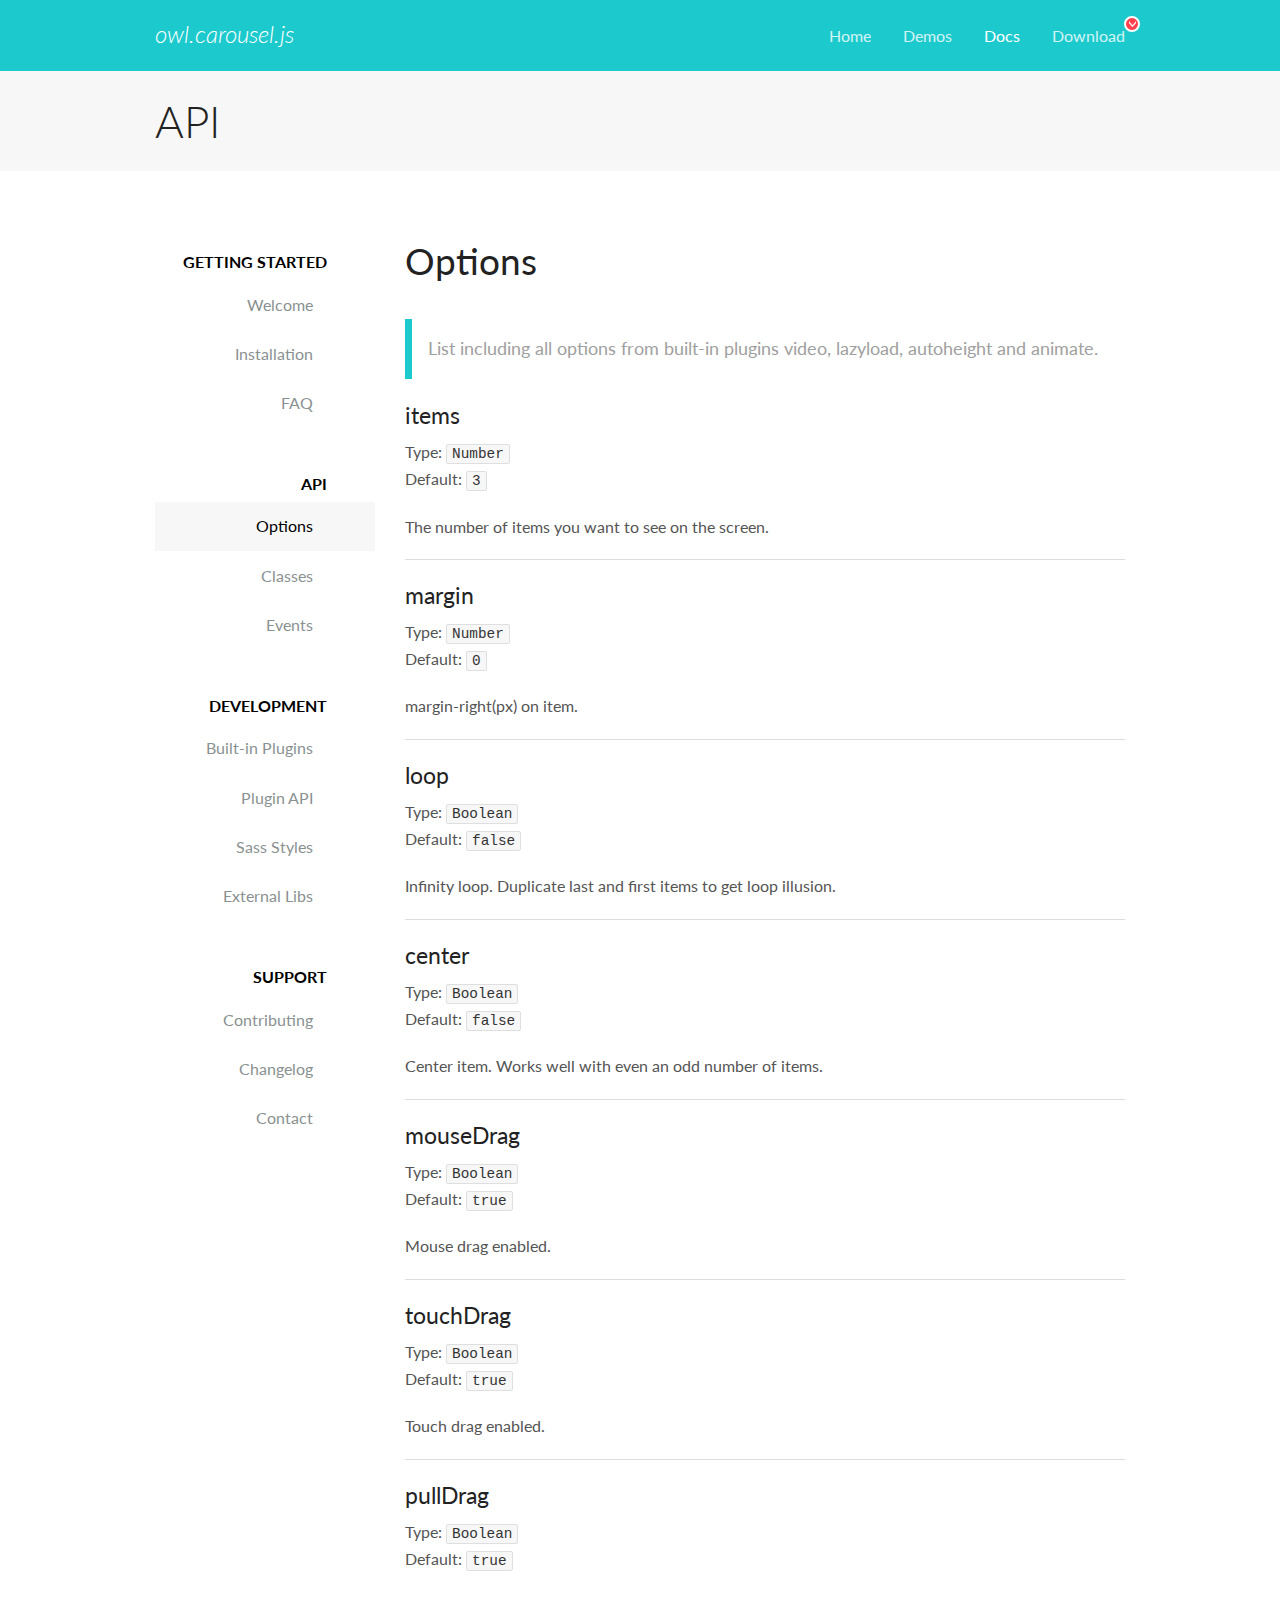
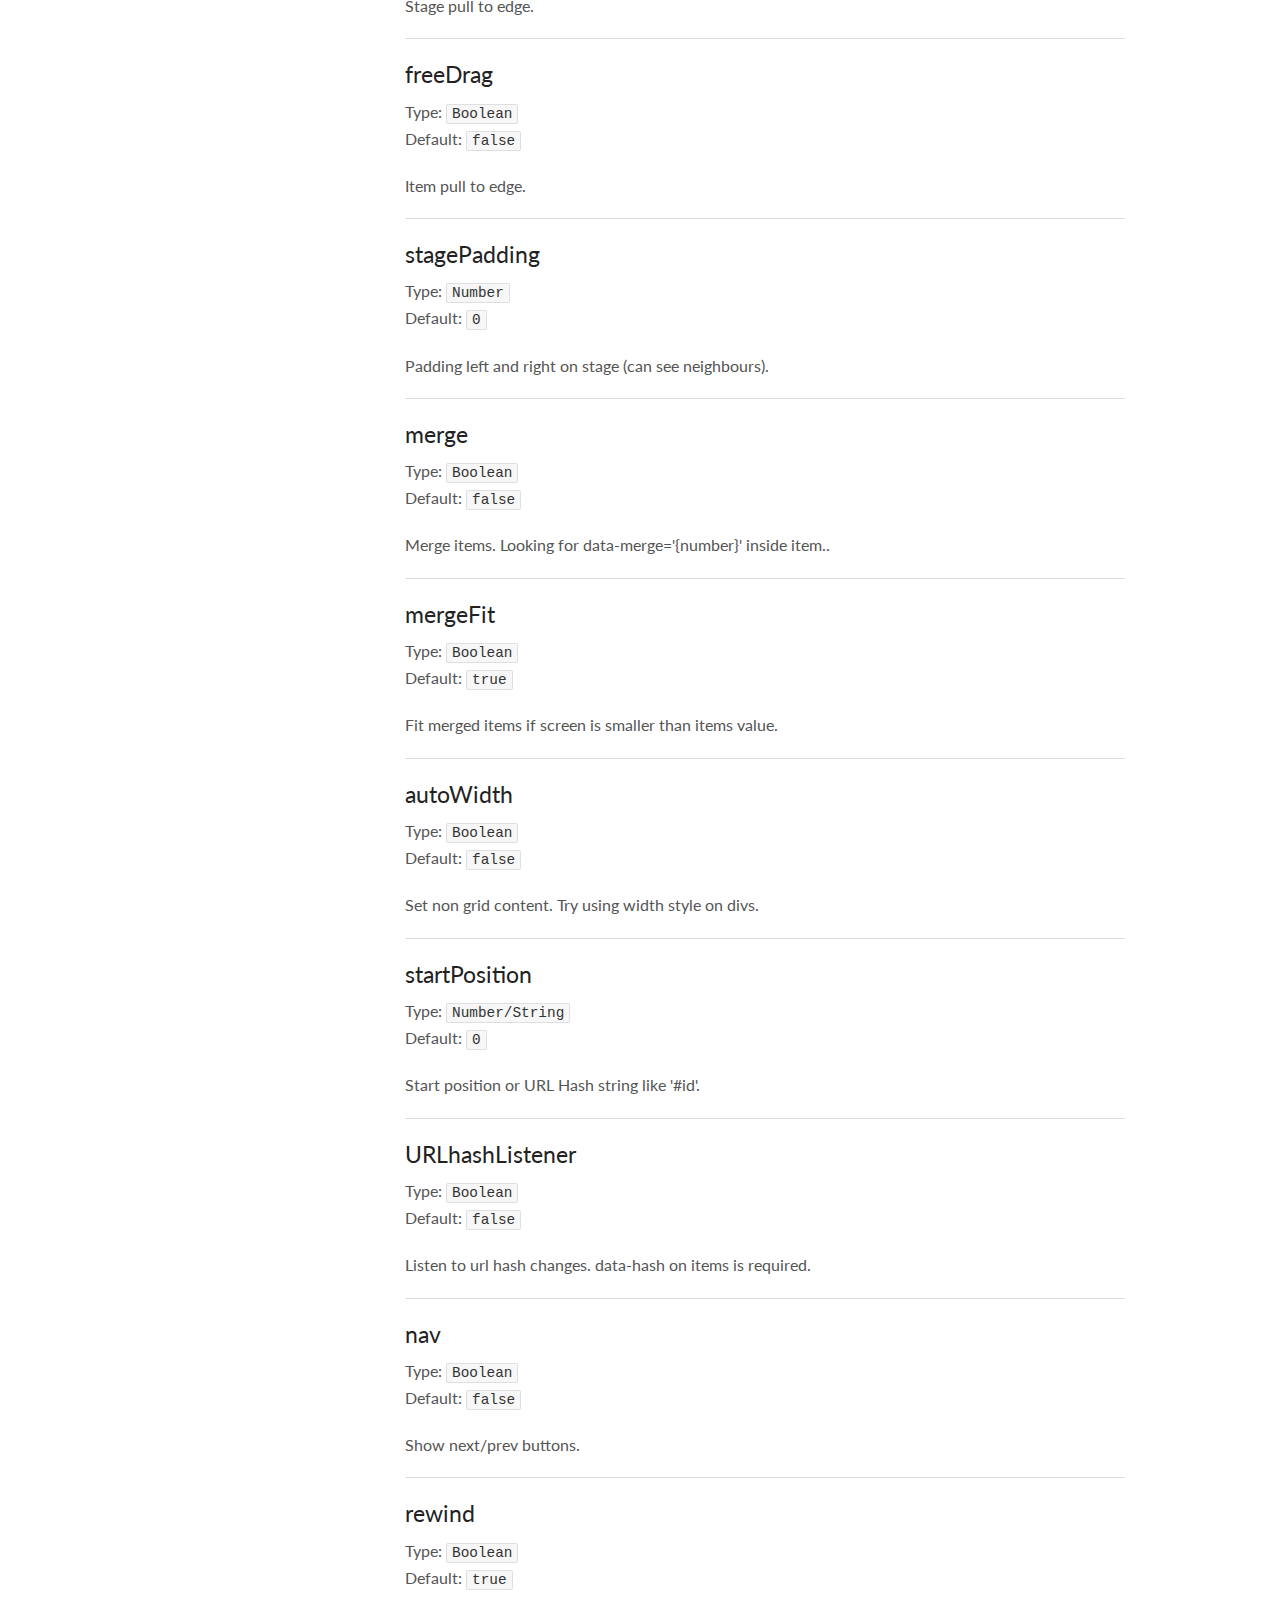
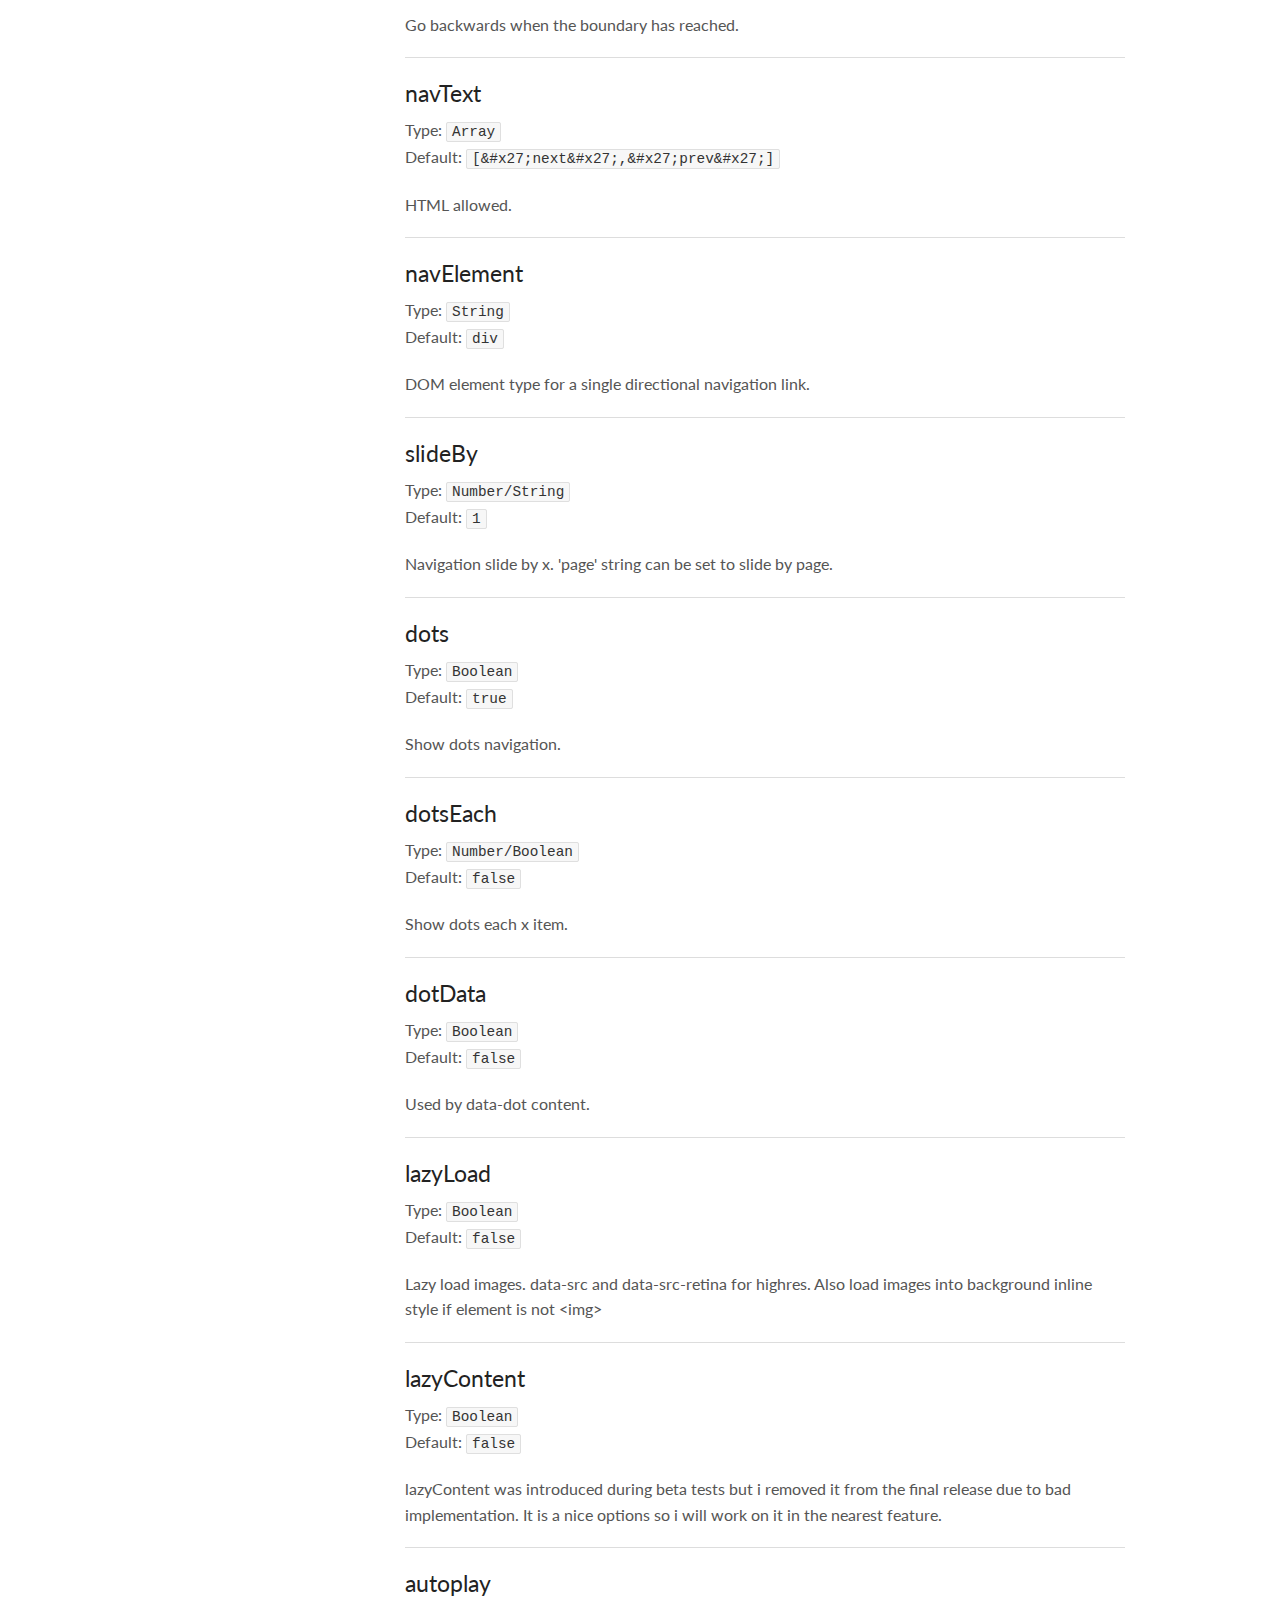
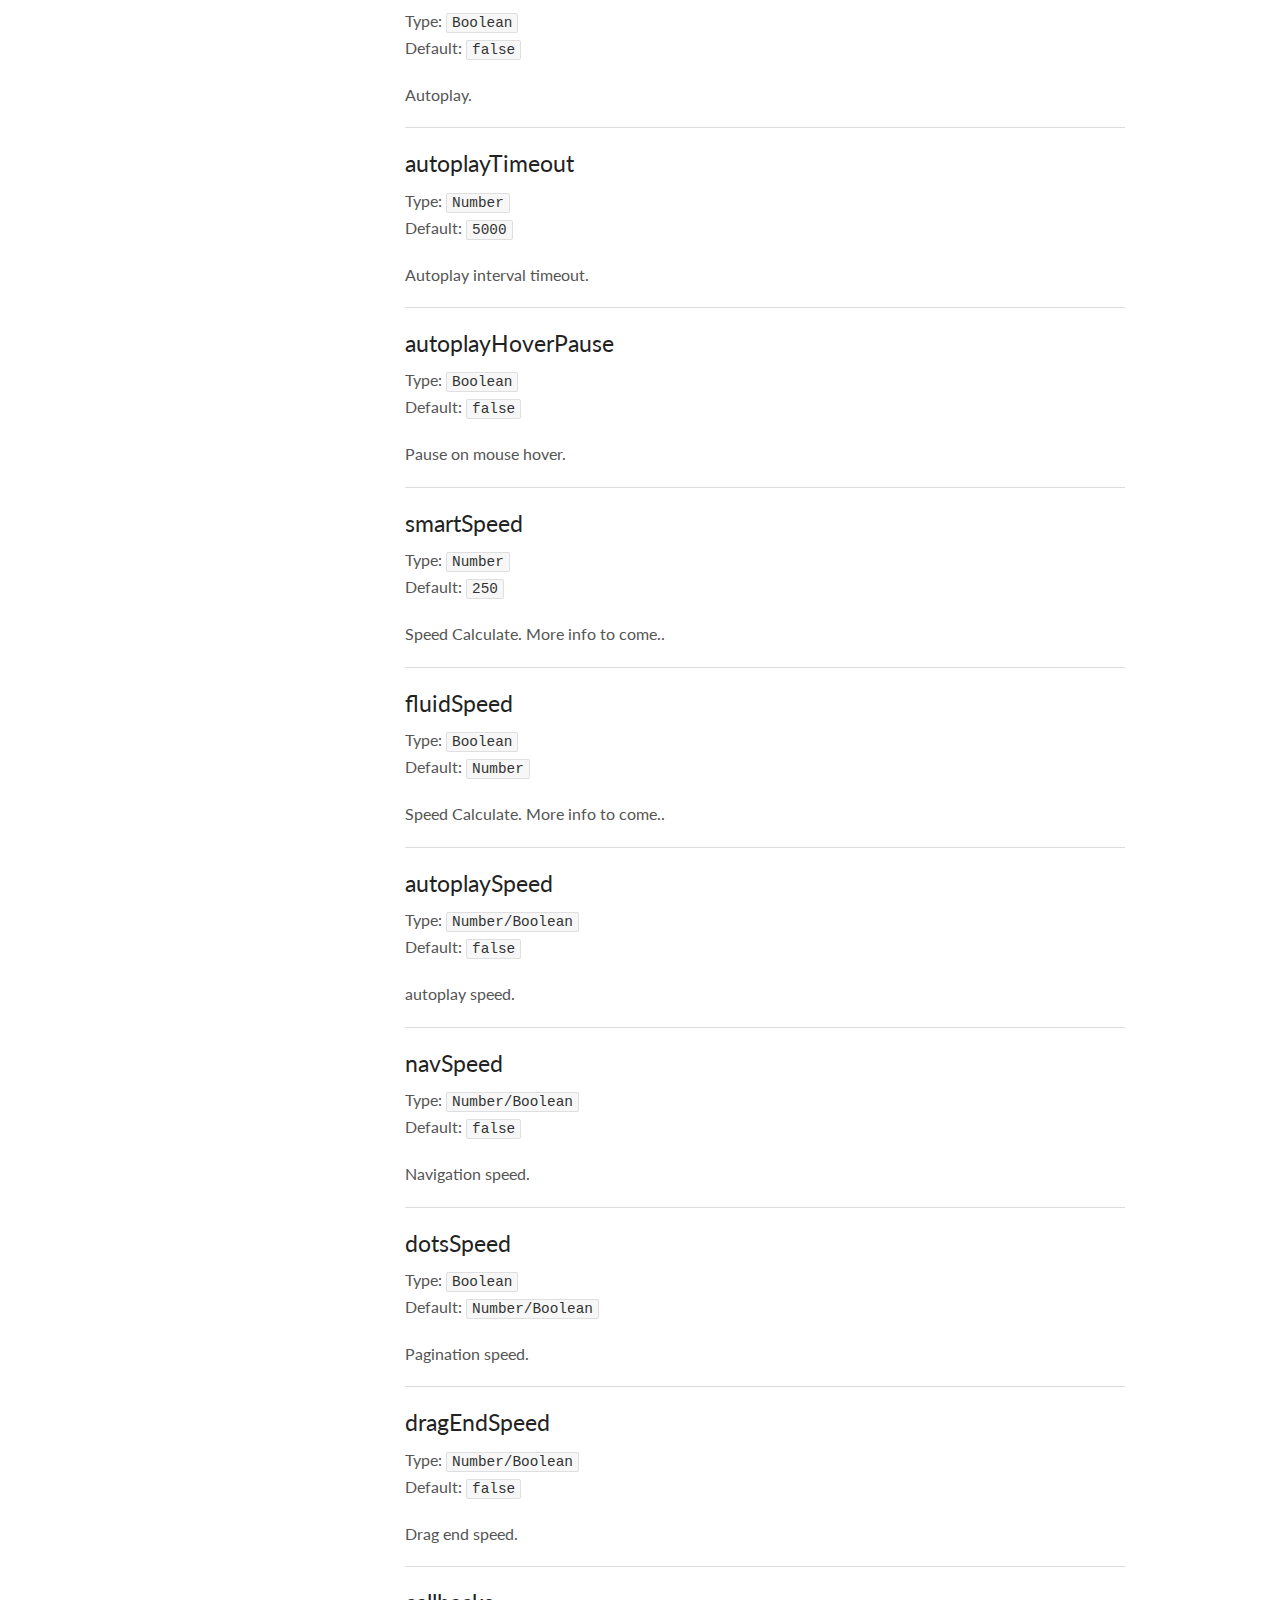
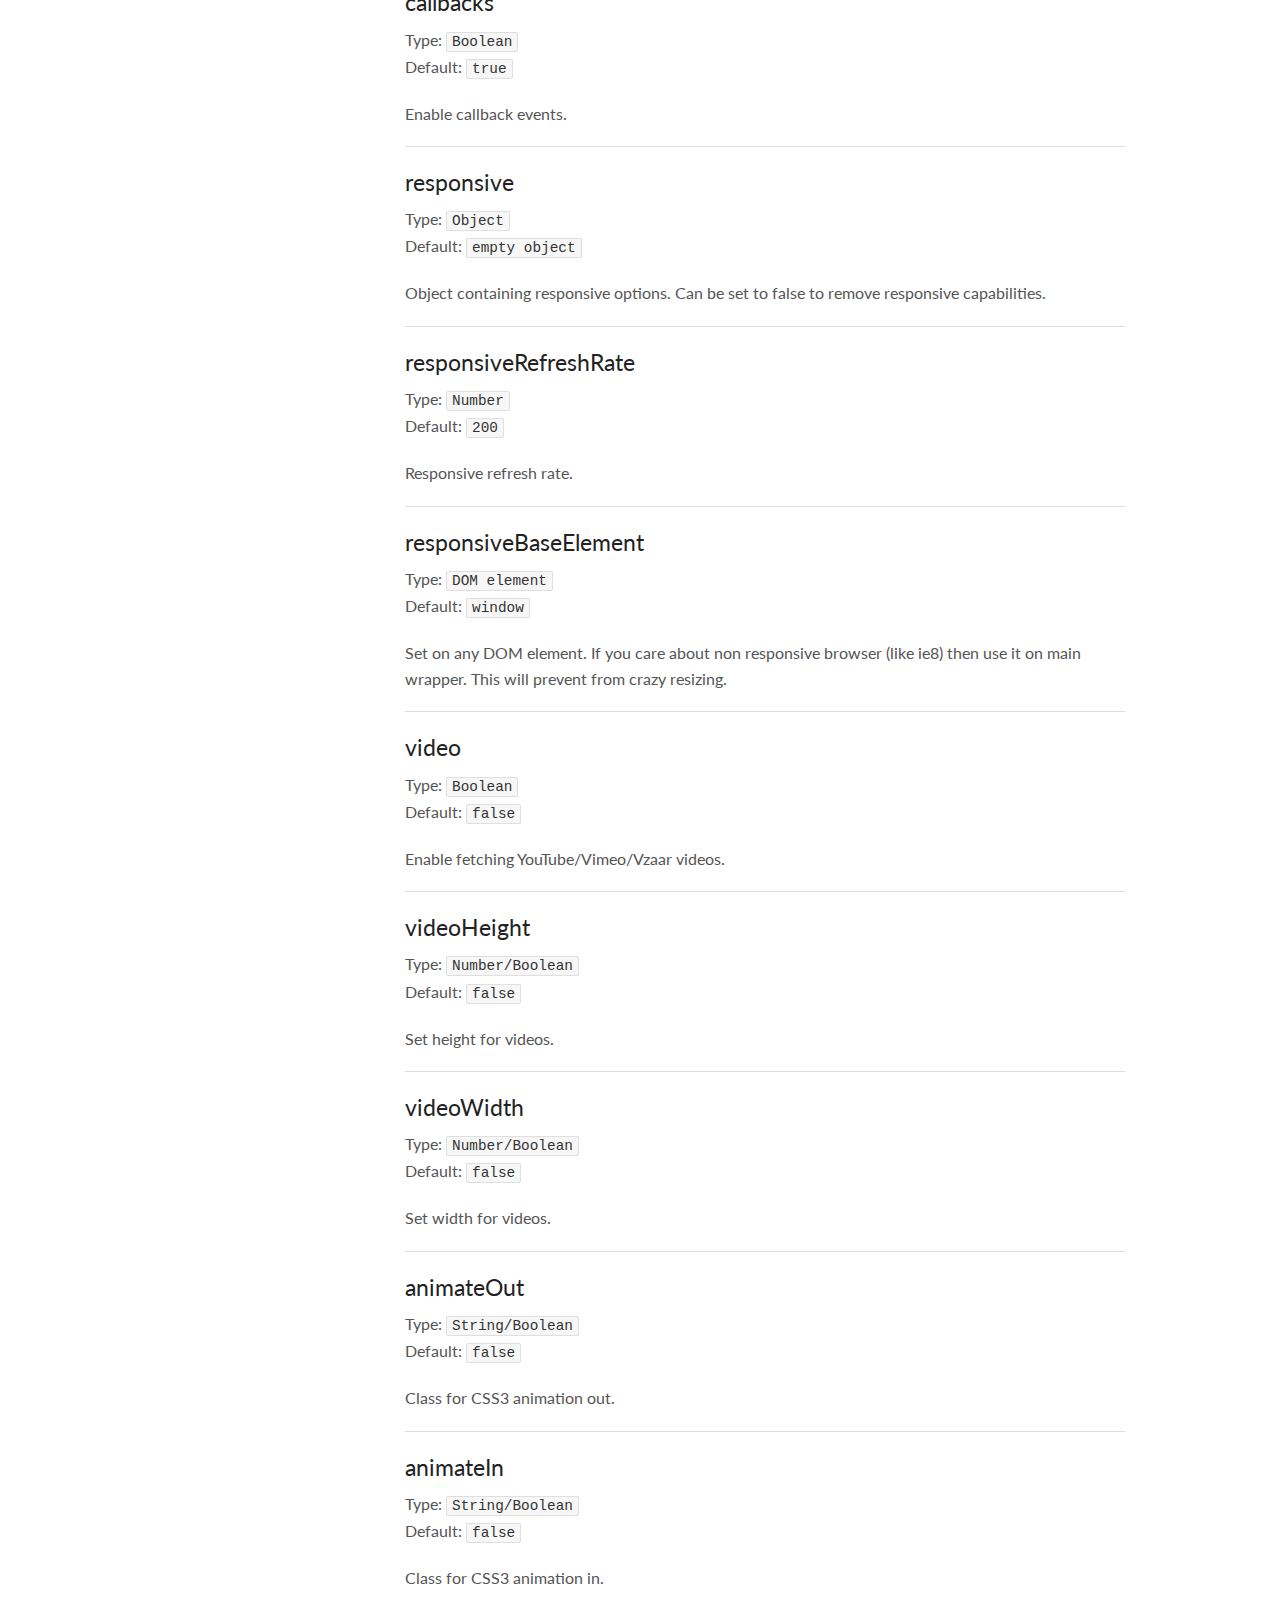
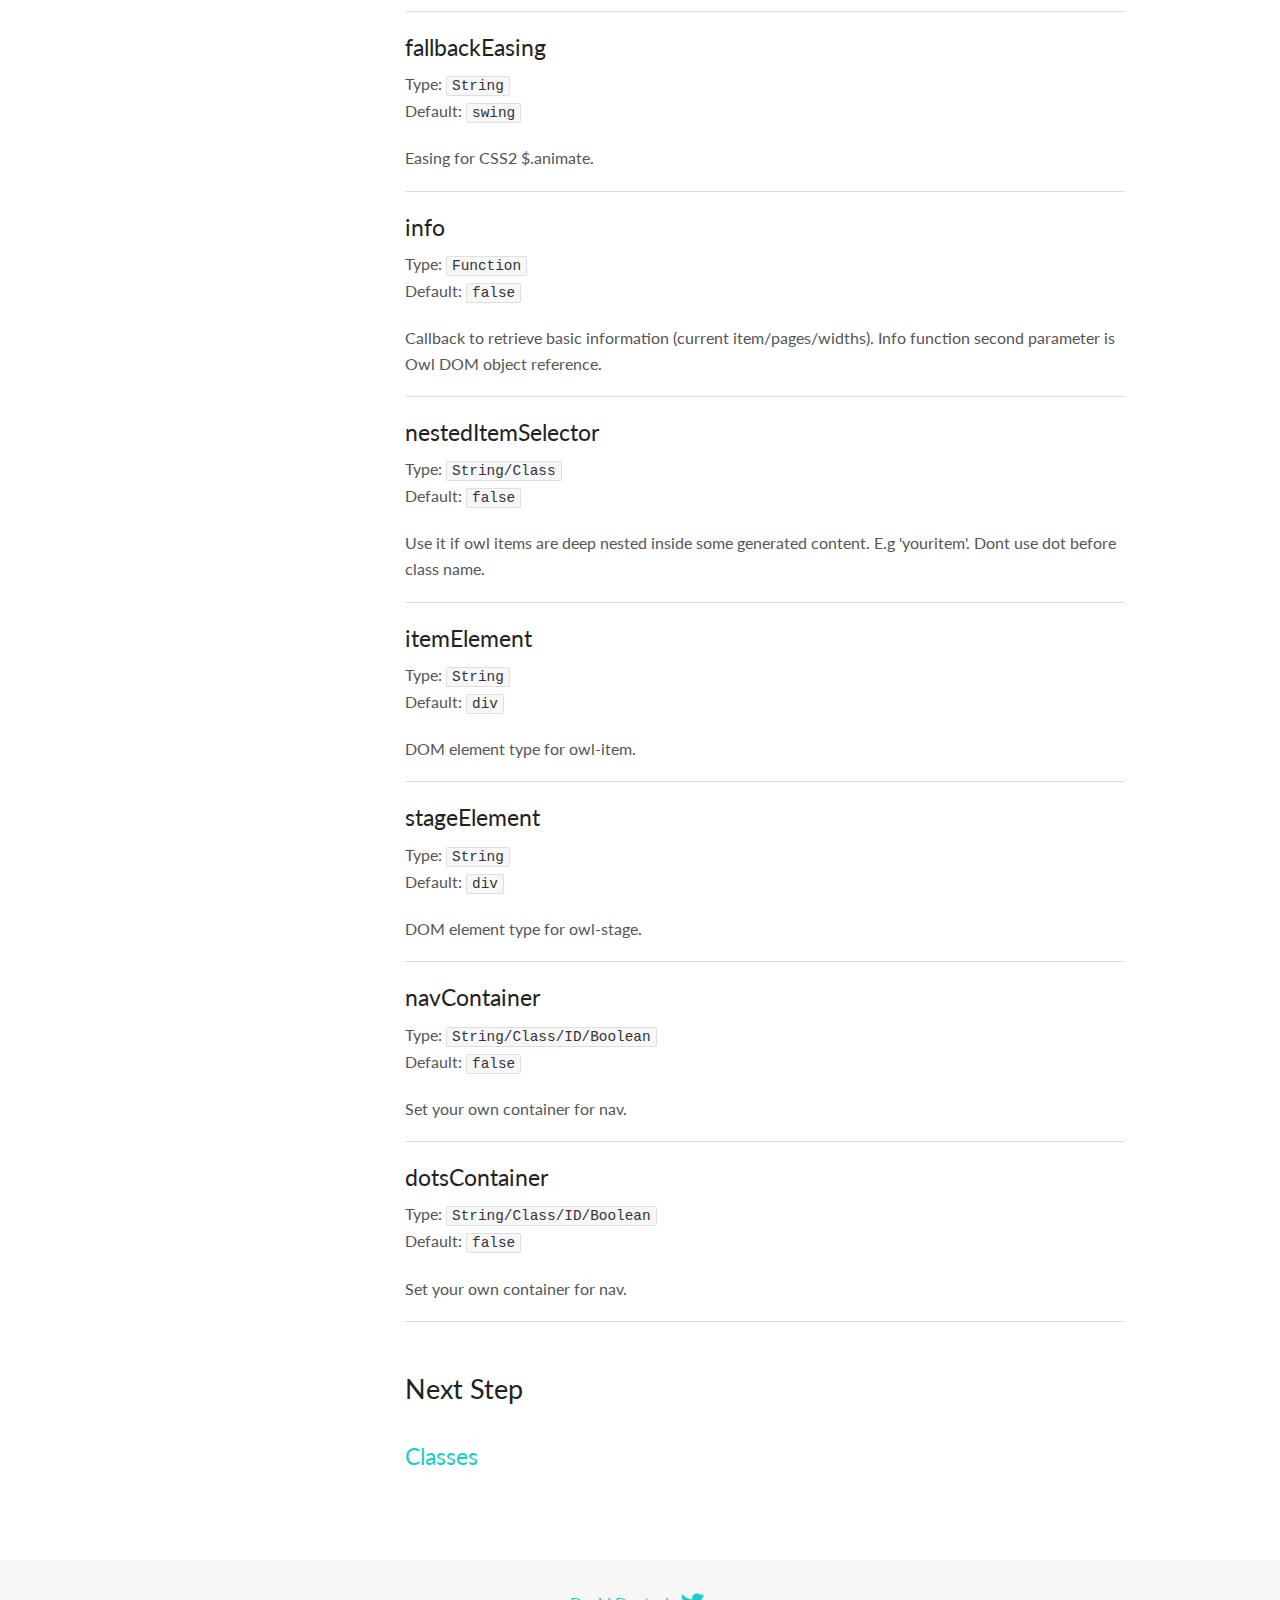
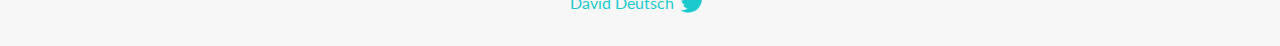
<file: assets/lib/owl.carousel/docs/docs/api-options.html>
<!DOCTYPE html>
<html lang="en">
  <head>

    <!-- head -->
    <meta charset="utf-8">
    <meta name="msapplication-tap-highlight" content="no" />
    <meta name="viewport" content="width=device-width, initial-scale=1.0" />
    <meta name="description" content="Owl Carousel Documentation">
    <meta name="author" content="David Deutsch">
    <title>
      Options | Owl Carousel | 2.2.1
    </title>

    <!-- Stylesheets -->
    <link href='https://fonts.googleapis.com/css?family=Lato:300,400,700,400italic,300italic' rel='stylesheet' type='text/css'>
    <link rel="stylesheet" href="../assets/css/docs.theme.min.css">

    <!-- Owl Stylesheets -->
    <link rel="stylesheet" href="../assets/owlcarousel/assets/owl.carousel.min.css">
    <link rel="stylesheet" href="../assets/owlcarousel/assets/owl.theme.default.min.css">

    <!-- HTML5 shim and Respond.js IE8 support of HTML5 elements and media queries -->

    <!--[if lt IE 9]>
      <script src="https://oss.maxcdn.com/libs/html5shiv/3.7.0/html5shiv.js"></script>
      <script src="https://oss.maxcdn.com/libs/respond.js/1.3.0/respond.min.js"></script>
    <![endif]-->

    <!-- Favicons -->
    <link rel="apple-touch-icon-precomposed" sizes="144x144" href="../assets/ico/apple-touch-icon-144-precomposed.png">
    <link rel="shortcut icon" href="../assets/ico/favicon.png">
    <link rel="shortcut icon" href="favicon.ico">

    <!-- Yeah i know js should not be in header. Its required for demos.-->

    <!-- javascript -->
    <script src="../assets/vendors/jquery.min.js"></script>
    <script src="../assets/owlcarousel/owl.carousel.js"></script>
  </head>
  <body>

    <!-- header -->
    <header class="header">
      <div class="row">
        <div class="large-12 columns">
          <div class="brand left">
            <h3>
              <a href="/OwlCarousel2/">owl.carousel.js</a> 
            </h3>
          </div>
          <a id="toggle-nav" class="right">
            <span></span> <span></span> <span></span> 
          </a> 
          <div class="nav-bar">
            <ul class="clearfix">
              <li> <a href="/OwlCarousel2/index.html">Home</a>  </li>
              <li> <a href="/OwlCarousel2/demos/demos.html">Demos</a>  </li>
              <li class="active">
                <a href="/OwlCarousel2/docs/started-welcome.html">Docs</a> 
              </li>
              <li>
                <a href="https://github.com/OwlCarousel2/OwlCarousel2/archive/2.2.1.zip">Download</a> 
                <span class="download"></span> 
              </li>
            </ul>
          </div>
        </div>
      </div>
    </header>

    <!-- title -->
    <section class="title">
      <div class="row">
        <div class="large-12 columns">
          <h1>API</h1>
        </div>
      </div>
    </section>
    <div id="docs">
      <div class="row">
        <div class="small-12 medium-3 large-3 columns">
          <ul class="side-nav">
            <li class="side-nav-head">Getting Started</li>
            <li> <a href="started-welcome.html">Welcome</a>  </li>
            <li> <a href="started-installation.html">Installation</a>  </li>
            <li> <a href="started-faq.html">FAQ</a>  </li>
          </ul>
          <ul class="side-nav">
            <li class="side-nav-head">API</li>
            <li> <a href="api-options.html">Options</a>  </li>
            <li> <a href="api-classes.html">Classes</a>  </li>
            <li> <a href="api-events.html">Events</a>  </li>
          </ul>
          <ul class="side-nav">
            <li class="side-nav-head">Development</li>
            <li> <a href="dev-buildin-plugins.html">Built-in Plugins</a>  </li>
            <li> <a href="dev-plugin-api.html">Plugin API</a>  </li>
            <li> <a href="dev-styles.html">Sass Styles</a>  </li>
            <li> <a href="dev-external.html">External Libs</a>  </li>
          </ul>
          <ul class="side-nav">
            <li class="side-nav-head">Support</li>
            <li> <a href="support-contributing.html">Contributing</a>  </li>
            <li> <a href="support-changelog.html">Changelog</a>  </li>
            <li> <a href="support-contact.html">Contact</a>  </li>
          </ul>
        </div>
        <div class="small-12 medium-9 large-9 columns">
          <article class="docs-content">
            <h2 id="options">Options</h2>
            <blockquote>
              <p>List including all options from built-in plugins video, lazyload, autoheight and animate.</p>
            </blockquote>
            <h4 id="items">items</h4>
            <p>Type: <code>Number</code>
              <br /> Default: <code>3</code></p>
            <p>The number of items you want to see on the screen.</p>
            <hr>
            <h4 id="margin">margin</h4>
            <p>Type: <code>Number</code>
              <br /> Default: <code>0</code></p>
            <p>margin-right(px) on item.</p>
            <hr>
            <h4 id="loop">loop</h4>
            <p>Type: <code>Boolean</code>
              <br /> Default: <code>false</code></p>
            <p>Infinity loop. Duplicate last and first items to get loop illusion.</p>
            <hr>
            <h4 id="center">center</h4>
            <p>Type: <code>Boolean</code>
              <br /> Default: <code>false</code></p>
            <p>Center item. Works well with even an odd number of items.</p>
            <hr>
            <h4 id="mousedrag">mouseDrag</h4>
            <p>Type: <code>Boolean</code>
              <br /> Default: <code>true</code></p>
            <p>Mouse drag enabled.</p>
            <hr>
            <h4 id="touchdrag">touchDrag</h4>
            <p>Type: <code>Boolean</code>
              <br /> Default: <code>true</code></p>
            <p>Touch drag enabled.</p>
            <hr>
            <h4 id="pulldrag">pullDrag</h4>
            <p>Type: <code>Boolean</code>
              <br /> Default: <code>true</code></p>
            <p>Stage pull to edge.</p>
            <hr>
            <h4 id="freedrag">freeDrag</h4>
            <p>Type: <code>Boolean</code>
              <br /> Default: <code>false</code></p>
            <p>Item pull to edge.</p>
            <hr>
            <h4 id="stagepadding">stagePadding</h4>
            <p>Type: <code>Number</code>
              <br /> Default: <code>0</code></p>
            <p>Padding left and right on stage (can see neighbours).</p>
            <hr>
            <h4 id="merge">merge</h4>
            <p>Type: <code>Boolean</code>
              <br /> Default: <code>false</code></p>
            <p>Merge items. Looking for data-merge=&#x27;{number}&#x27; inside item..</p>
            <hr>
            <h4 id="mergefit">mergeFit</h4>
            <p>Type: <code>Boolean</code>
              <br /> Default: <code>true</code></p>
            <p>Fit merged items if screen is smaller than items value.</p>
            <hr>
            <h4 id="autowidth">autoWidth</h4>
            <p>Type: <code>Boolean</code>
              <br /> Default: <code>false</code></p>
            <p>Set non grid content. Try using width style on divs.</p>
            <hr>
            <h4 id="startposition">startPosition</h4>
            <p>Type: <code>Number/String</code>
              <br /> Default: <code>0</code></p>
            <p>Start position or URL Hash string like &#x27;#id&#x27;.</p>
            <hr>
            <h4 id="urlhashlistener">URLhashListener</h4>
            <p>Type: <code>Boolean</code>
              <br /> Default: <code>false</code></p>
            <p>Listen to url hash changes. data-hash on items is required.</p>
            <hr>
            <h4 id="nav">nav</h4>
            <p>Type: <code>Boolean</code>
              <br /> Default: <code>false</code></p>
            <p>Show next/prev buttons.</p>
            <hr>
            <h4 id="rewind">rewind</h4>
            <p>Type: <code>Boolean</code>
              <br /> Default: <code>true</code></p>
            <p>Go backwards when the boundary has reached.</p>
            <hr>
            <h4 id="navtext">navText</h4>
            <p>Type: <code>Array</code>
              <br /> Default: <code>[&amp;#x27;next&amp;#x27;,&amp;#x27;prev&amp;#x27;]</code></p>
            <p>HTML allowed.</p>
            <hr>
            <h4 id="navelement">navElement</h4>
            <p>Type: <code>String</code>
              <br /> Default: <code>div</code></p>
            <p>DOM element type for a single directional navigation link.</p>
            <hr>
            <h4 id="slideby">slideBy</h4>
            <p>Type: <code>Number/String</code>
              <br /> Default: <code>1</code></p>
            <p>Navigation slide by x. &#x27;page&#x27; string can be set to slide by page.</p>
            <hr>
            <h4 id="dots">dots</h4>
            <p>Type: <code>Boolean</code>
              <br /> Default: <code>true</code></p>
            <p>Show dots navigation.</p>
            <hr>
            <h4 id="dotseach">dotsEach</h4>
            <p>Type: <code>Number/Boolean</code>
              <br /> Default: <code>false</code></p>
            <p>Show dots each x item.</p>
            <hr>
            <h4 id="dotdata">dotData</h4>
            <p>Type: <code>Boolean</code>
              <br /> Default: <code>false</code></p>
            <p>Used by data-dot content.</p>
            <hr>
            <h4 id="lazyload">lazyLoad</h4>
            <p>Type: <code>Boolean</code>
              <br /> Default: <code>false</code></p>
            <p>Lazy load images. data-src and data-src-retina for highres. Also load images into background inline style if element is not &lt;img&gt;</p>
            <hr>
            <h4 id="lazycontent">lazyContent</h4>
            <p>Type: <code>Boolean</code>
              <br /> Default: <code>false</code></p>
            <p>lazyContent was introduced during beta tests but i removed it from the final release due to bad implementation. It is a nice options so i will work on it in the nearest feature.</p>
            <hr>
            <h4 id="autoplay">autoplay</h4>
            <p>Type: <code>Boolean</code>
              <br /> Default: <code>false</code></p>
            <p>Autoplay.</p>
            <hr>
            <h4 id="autoplaytimeout">autoplayTimeout</h4>
            <p>Type: <code>Number</code>
              <br /> Default: <code>5000</code></p>
            <p>Autoplay interval timeout.</p>
            <hr>
            <h4 id="autoplayhoverpause">autoplayHoverPause</h4>
            <p>Type: <code>Boolean</code>
              <br /> Default: <code>false</code></p>
            <p>Pause on mouse hover.</p>
            <hr>
            <h4 id="smartspeed">smartSpeed</h4>
            <p>Type: <code>Number</code>
              <br /> Default: <code>250</code></p>
            <p>Speed Calculate. More info to come..</p>
            <hr>
            <h4 id="fluidspeed">fluidSpeed</h4>
            <p>Type: <code>Boolean</code>
              <br /> Default: <code>Number</code></p>
            <p>Speed Calculate. More info to come..</p>
            <hr>
            <h4 id="autoplayspeed">autoplaySpeed</h4>
            <p>Type: <code>Number/Boolean</code>
              <br /> Default: <code>false</code></p>
            <p>autoplay speed.</p>
            <hr>
            <h4 id="navspeed">navSpeed</h4>
            <p>Type: <code>Number/Boolean</code>
              <br /> Default: <code>false</code></p>
            <p>Navigation speed.</p>
            <hr>
            <h4 id="dotsspeed">dotsSpeed</h4>
            <p>Type: <code>Boolean</code>
              <br /> Default: <code>Number/Boolean</code></p>
            <p>Pagination speed.</p>
            <hr>
            <h4 id="dragendspeed">dragEndSpeed</h4>
            <p>Type: <code>Number/Boolean</code>
              <br /> Default: <code>false</code></p>
            <p>Drag end speed.</p>
            <hr>
            <h4 id="callbacks">callbacks</h4>
            <p>Type: <code>Boolean</code>
              <br /> Default: <code>true</code></p>
            <p>Enable callback events.</p>
            <hr>
            <h4 id="responsive">responsive</h4>
            <p>Type: <code>Object</code>
              <br /> Default: <code>empty object</code></p>
            <p>Object containing responsive options. Can be set to false to remove responsive capabilities.</p>
            <hr>
            <h4 id="responsiverefreshrate">responsiveRefreshRate</h4>
            <p>Type: <code>Number</code>
              <br /> Default: <code>200</code></p>
            <p>Responsive refresh rate.</p>
            <hr>
            <h4 id="responsivebaseelement">responsiveBaseElement</h4>
            <p>Type: <code>DOM element</code>
              <br /> Default: <code>window</code></p>
            <p>Set on any DOM element. If you care about non responsive browser (like ie8) then use it on main wrapper. This will prevent from crazy resizing.</p>
            <hr>
            <h4 id="video">video</h4>
            <p>Type: <code>Boolean</code>
              <br /> Default: <code>false</code></p>
            <p>Enable fetching YouTube/Vimeo/Vzaar videos.</p>
            <hr>
            <h4 id="videoheight">videoHeight</h4>
            <p>Type: <code>Number/Boolean</code>
              <br /> Default: <code>false</code></p>
            <p>Set height for videos.</p>
            <hr>
            <h4 id="videowidth">videoWidth</h4>
            <p>Type: <code>Number/Boolean</code>
              <br /> Default: <code>false</code></p>
            <p>Set width for videos.</p>
            <hr>
            <h4 id="animateout">animateOut</h4>
            <p>Type: <code>String/Boolean</code>
              <br /> Default: <code>false</code></p>
            <p>Class for CSS3 animation out.</p>
            <hr>
            <h4 id="animatein">animateIn</h4>
            <p>Type: <code>String/Boolean</code>
              <br /> Default: <code>false</code></p>
            <p>Class for CSS3 animation in.</p>
            <hr>
            <h4 id="fallbackeasing">fallbackEasing</h4>
            <p>Type: <code>String</code>
              <br /> Default: <code>swing</code></p>
            <p>Easing for CSS2 $.animate.</p>
            <hr>
            <h4 id="info">info</h4>
            <p>Type: <code>Function</code>
              <br /> Default: <code>false</code></p>
            <p>Callback to retrieve basic information (current item/pages/widths). Info function second parameter is Owl DOM object reference.</p>
            <hr>
            <h4 id="nesteditemselector">nestedItemSelector</h4>
            <p>Type: <code>String/Class</code>
              <br /> Default: <code>false</code></p>
            <p>Use it if owl items are deep nested inside some generated content. E.g &#x27;youritem&#x27;. Dont use dot before class name.</p>
            <hr>
            <h4 id="itemelement">itemElement</h4>
            <p>Type: <code>String</code>
              <br /> Default: <code>div</code></p>
            <p>DOM element type for owl-item.</p>
            <hr>
            <h4 id="stageelement">stageElement</h4>
            <p>Type: <code>String</code>
              <br /> Default: <code>div</code></p>
            <p>DOM element type for owl-stage.</p>
            <hr>
            <h4 id="navcontainer">navContainer</h4>
            <p>Type: <code>String/Class/ID/Boolean</code>
              <br /> Default: <code>false</code></p>
            <p>Set your own container for nav.</p>
            <hr>
            <h4 id="dotscontainer">dotsContainer</h4>
            <p>Type: <code>String/Class/ID/Boolean</code>
              <br /> Default: <code>false</code></p>
            <p>Set your own container for nav.</p>
            <hr>
            <h3 id="next-step">Next Step</h3>
            <h4 id="-classes-api-classes-html-">
              <a href="api-classes.html">Classes</a> 
            </h4>
          </article>
        </div>
      </div>
    </div>

    <!-- footer -->
    <footer class="footer">
      <div class="row">
        <div class="large-12 columns">
          <h5>
            <a href="/OwlCarousel2/docs/support-contact.html">David Deutsch</a> 
            <a id="custom-tweet-button" href="https://twitter.com/share?url=https://github.com/OwlCarousel2/OwlCarousel2&text=Owl Carousel - This is so awesome! " target="_blank"></a> 
          </h5>
        </div>
      </div>
    </footer>

    <!-- vendors -->
    <script src="../assets/vendors/highlight.js"></script>
    <script src="../assets/js/app.js"></script>
  </body>
</html>
</file>
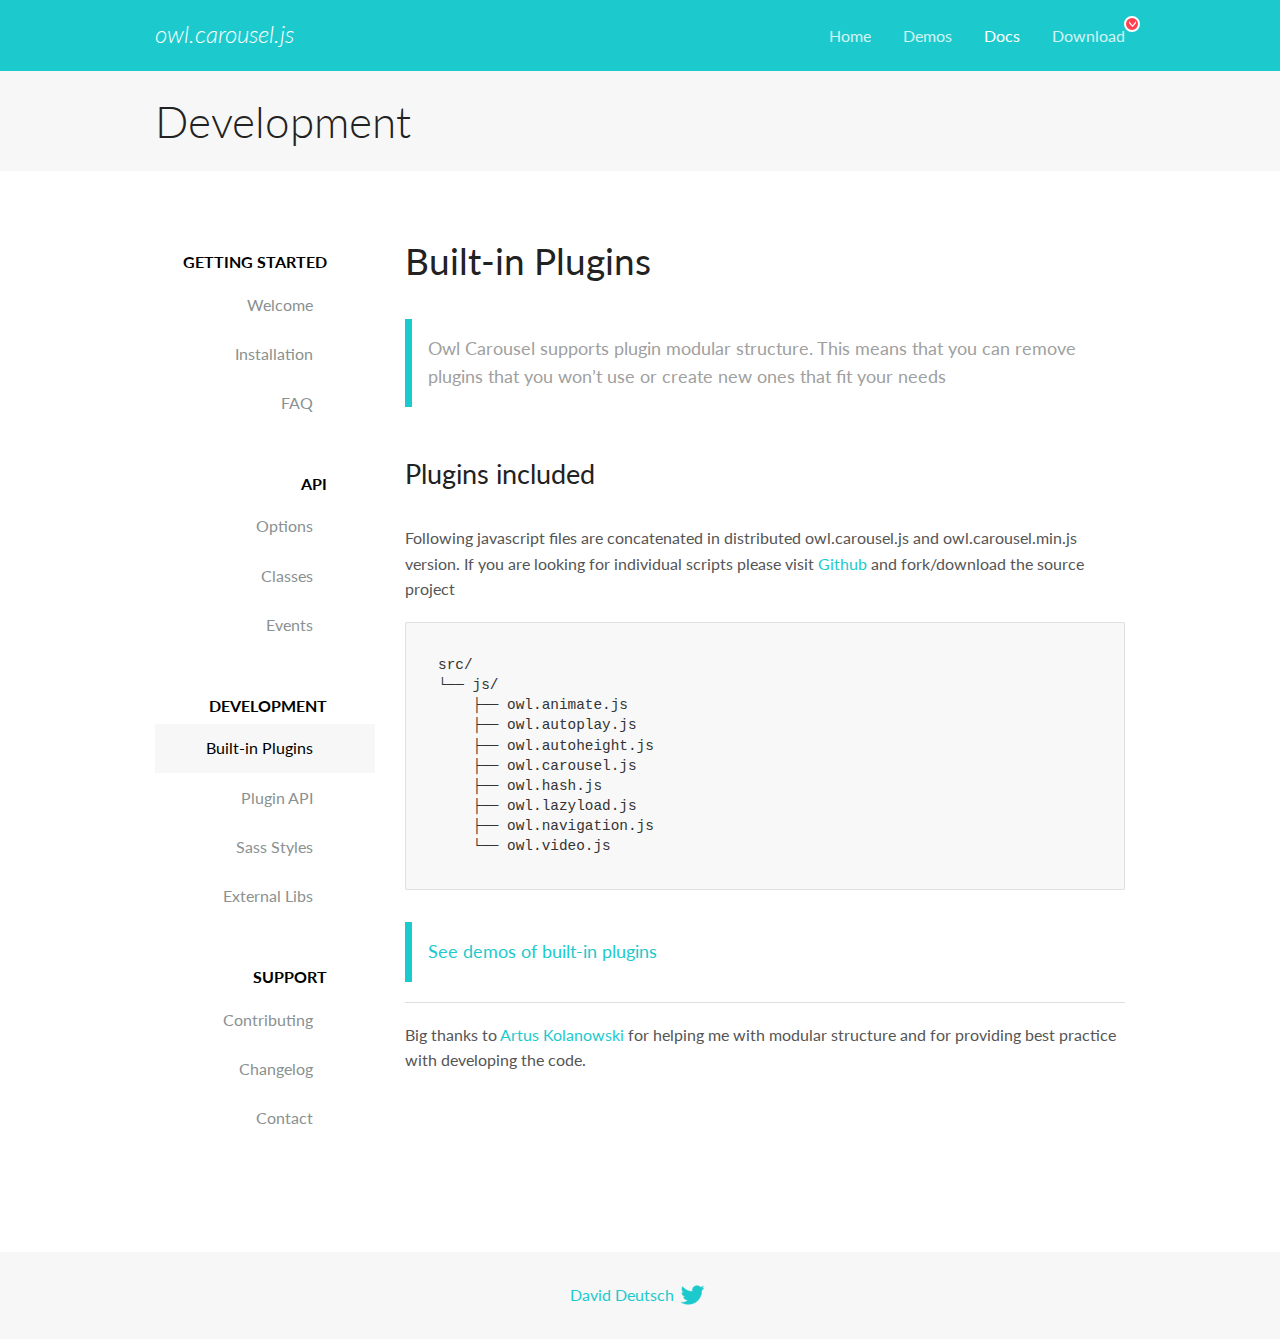
<file: assets/lib/owl.carousel/docs/docs/dev-buildin-plugins.html>
<!DOCTYPE html>
<html lang="en">
  <head>

    <!-- head -->
    <meta charset="utf-8">
    <meta name="msapplication-tap-highlight" content="no" />
    <meta name="viewport" content="width=device-width, initial-scale=1.0" />
    <meta name="description" content="Owl Carousel Documentation">
    <meta name="author" content="David Deutsch">
    <title>
      Built-in Plugins | Owl Carousel | 2.2.1
    </title>

    <!-- Stylesheets -->
    <link href='https://fonts.googleapis.com/css?family=Lato:300,400,700,400italic,300italic' rel='stylesheet' type='text/css'>
    <link rel="stylesheet" href="../assets/css/docs.theme.min.css">

    <!-- Owl Stylesheets -->
    <link rel="stylesheet" href="../assets/owlcarousel/assets/owl.carousel.min.css">
    <link rel="stylesheet" href="../assets/owlcarousel/assets/owl.theme.default.min.css">

    <!-- HTML5 shim and Respond.js IE8 support of HTML5 elements and media queries -->

    <!--[if lt IE 9]>
      <script src="https://oss.maxcdn.com/libs/html5shiv/3.7.0/html5shiv.js"></script>
      <script src="https://oss.maxcdn.com/libs/respond.js/1.3.0/respond.min.js"></script>
    <![endif]-->

    <!-- Favicons -->
    <link rel="apple-touch-icon-precomposed" sizes="144x144" href="../assets/ico/apple-touch-icon-144-precomposed.png">
    <link rel="shortcut icon" href="../assets/ico/favicon.png">
    <link rel="shortcut icon" href="favicon.ico">

    <!-- Yeah i know js should not be in header. Its required for demos.-->

    <!-- javascript -->
    <script src="../assets/vendors/jquery.min.js"></script>
    <script src="../assets/owlcarousel/owl.carousel.js"></script>
  </head>
  <body>

    <!-- header -->
    <header class="header">
      <div class="row">
        <div class="large-12 columns">
          <div class="brand left">
            <h3>
              <a href="/OwlCarousel2/">owl.carousel.js</a> 
            </h3>
          </div>
          <a id="toggle-nav" class="right">
            <span></span> <span></span> <span></span> 
          </a> 
          <div class="nav-bar">
            <ul class="clearfix">
              <li> <a href="/OwlCarousel2/index.html">Home</a>  </li>
              <li> <a href="/OwlCarousel2/demos/demos.html">Demos</a>  </li>
              <li class="active">
                <a href="/OwlCarousel2/docs/started-welcome.html">Docs</a> 
              </li>
              <li>
                <a href="https://github.com/OwlCarousel2/OwlCarousel2/archive/2.2.1.zip">Download</a> 
                <span class="download"></span> 
              </li>
            </ul>
          </div>
        </div>
      </div>
    </header>

    <!-- title -->
    <section class="title">
      <div class="row">
        <div class="large-12 columns">
          <h1>Development</h1>
        </div>
      </div>
    </section>
    <div id="docs">
      <div class="row">
        <div class="small-12 medium-3 large-3 columns">
          <ul class="side-nav">
            <li class="side-nav-head">Getting Started</li>
            <li> <a href="started-welcome.html">Welcome</a>  </li>
            <li> <a href="started-installation.html">Installation</a>  </li>
            <li> <a href="started-faq.html">FAQ</a>  </li>
          </ul>
          <ul class="side-nav">
            <li class="side-nav-head">API</li>
            <li> <a href="api-options.html">Options</a>  </li>
            <li> <a href="api-classes.html">Classes</a>  </li>
            <li> <a href="api-events.html">Events</a>  </li>
          </ul>
          <ul class="side-nav">
            <li class="side-nav-head">Development</li>
            <li> <a href="dev-buildin-plugins.html">Built-in Plugins</a>  </li>
            <li> <a href="dev-plugin-api.html">Plugin API</a>  </li>
            <li> <a href="dev-styles.html">Sass Styles</a>  </li>
            <li> <a href="dev-external.html">External Libs</a>  </li>
          </ul>
          <ul class="side-nav">
            <li class="side-nav-head">Support</li>
            <li> <a href="support-contributing.html">Contributing</a>  </li>
            <li> <a href="support-changelog.html">Changelog</a>  </li>
            <li> <a href="support-contact.html">Contact</a>  </li>
          </ul>
        </div>
        <div class="small-12 medium-9 large-9 columns">
          <article class="docs-content">
            <h2 id="built-in-plugins">Built-in Plugins</h2>
            <blockquote>
              <p>Owl Carousel supports plugin modular structure. This means that you can remove plugins that you won’t use or create new ones that fit your needs</p>
            </blockquote>
            <h3 id="plugins-included">Plugins included</h3>
            <p>Following javascript files are concatenated in distributed owl.carousel.js and owl.carousel.min.js version. If you are looking for individual scripts please visit
              <a href="https://github.com/OwlCarousel2/OwlCarousel2">Github</a>  and fork/download the source project</p>
            <pre><code>src/
└── js/
    ├── owl.animate.js
    ├── owl.autoplay.js
    ├── owl.autoheight.js
    ├── owl.carousel.js
    ├── owl.hash.js
    ├── owl.lazyload.js
    ├── owl.navigation.js
    └── owl.video.js</code></pre>
            <blockquote>
              <p>
                <a href="../demos/demos.html#using-built-in-plugins">See demos of built-in plugins</a> 
              </p>
            </blockquote>
            <hr>
            <p>Big thanks to
              <a href="https://github.com/witrin">Artus Kolanowski</a>  for helping me with modular structure and for providing best practice with developing the code.</p>
          </article>
        </div>
      </div>
    </div>

    <!-- footer -->
    <footer class="footer">
      <div class="row">
        <div class="large-12 columns">
          <h5>
            <a href="/OwlCarousel2/docs/support-contact.html">David Deutsch</a> 
            <a id="custom-tweet-button" href="https://twitter.com/share?url=https://github.com/OwlCarousel2/OwlCarousel2&text=Owl Carousel - This is so awesome! " target="_blank"></a> 
          </h5>
        </div>
      </div>
    </footer>

    <!-- vendors -->
    <script src="../assets/vendors/highlight.js"></script>
    <script src="../assets/js/app.js"></script>
  </body>
</html>
</file>
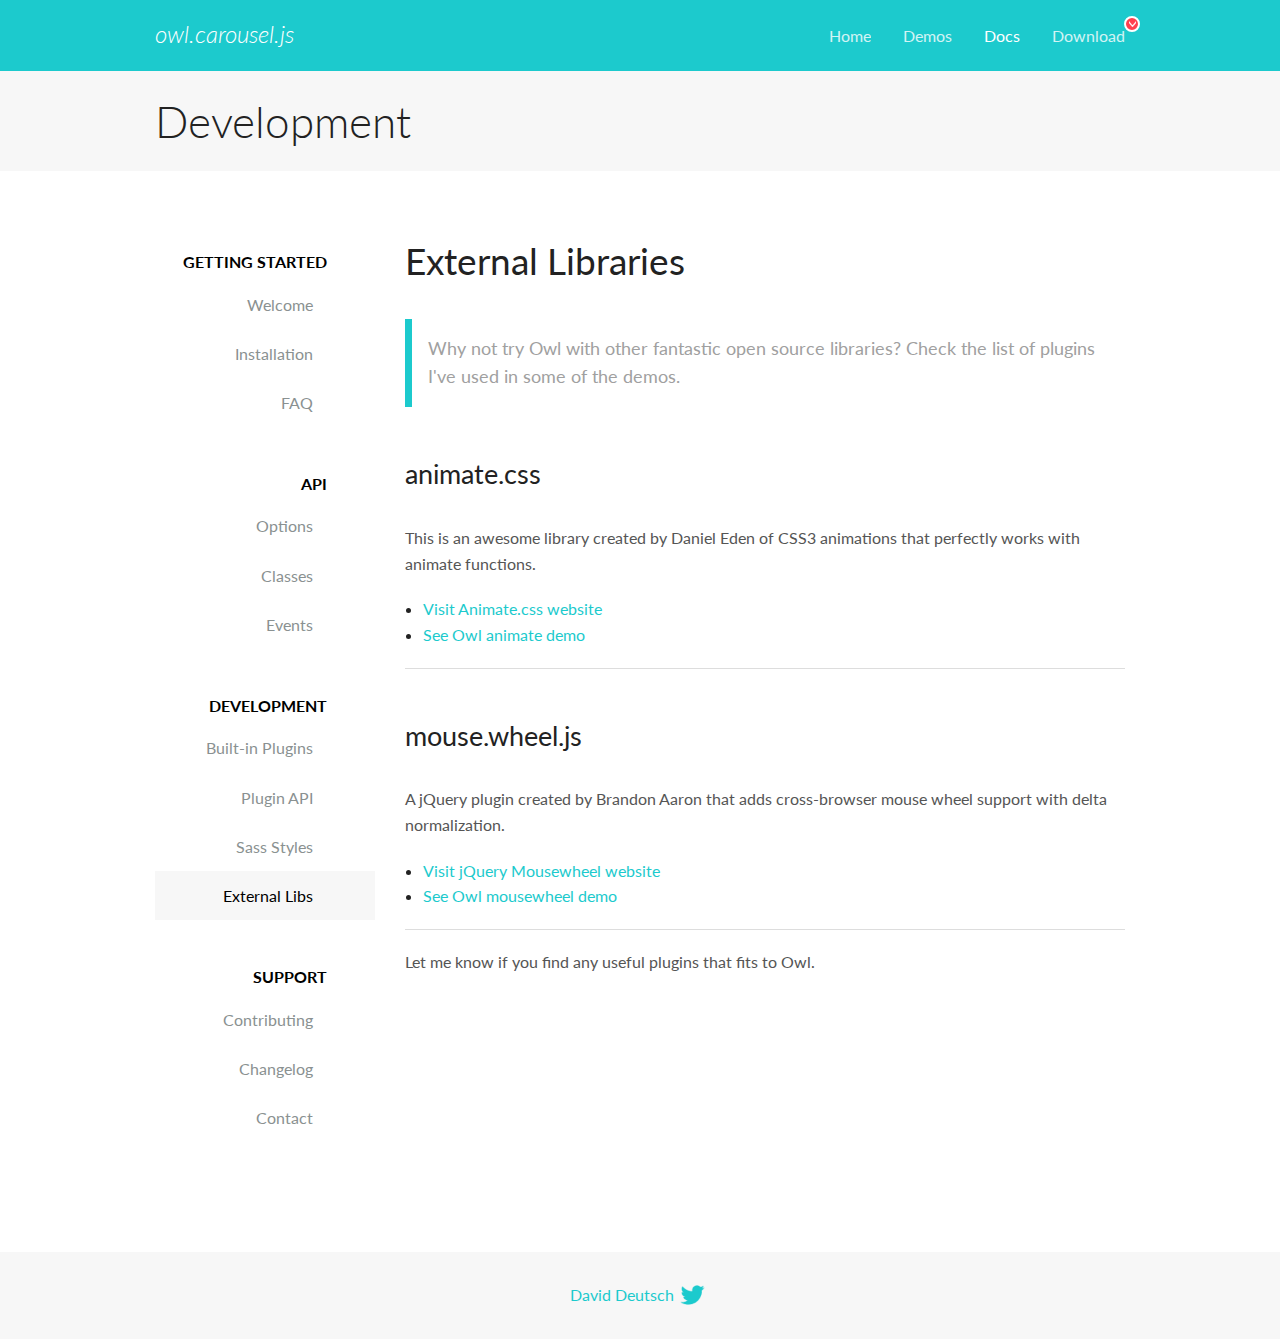
<file: assets/lib/owl.carousel/docs/docs/dev-external.html>
<!DOCTYPE html>
<html lang="en">
  <head>

    <!-- head -->
    <meta charset="utf-8">
    <meta name="msapplication-tap-highlight" content="no" />
    <meta name="viewport" content="width=device-width, initial-scale=1.0" />
    <meta name="description" content="Owl Carousel Documentation">
    <meta name="author" content="David Deutsch">
    <title>
      External Libs | Owl Carousel | 2.2.1
    </title>

    <!-- Stylesheets -->
    <link href='https://fonts.googleapis.com/css?family=Lato:300,400,700,400italic,300italic' rel='stylesheet' type='text/css'>
    <link rel="stylesheet" href="../assets/css/docs.theme.min.css">

    <!-- Owl Stylesheets -->
    <link rel="stylesheet" href="../assets/owlcarousel/assets/owl.carousel.min.css">
    <link rel="stylesheet" href="../assets/owlcarousel/assets/owl.theme.default.min.css">

    <!-- HTML5 shim and Respond.js IE8 support of HTML5 elements and media queries -->

    <!--[if lt IE 9]>
      <script src="https://oss.maxcdn.com/libs/html5shiv/3.7.0/html5shiv.js"></script>
      <script src="https://oss.maxcdn.com/libs/respond.js/1.3.0/respond.min.js"></script>
    <![endif]-->

    <!-- Favicons -->
    <link rel="apple-touch-icon-precomposed" sizes="144x144" href="../assets/ico/apple-touch-icon-144-precomposed.png">
    <link rel="shortcut icon" href="../assets/ico/favicon.png">
    <link rel="shortcut icon" href="favicon.ico">

    <!-- Yeah i know js should not be in header. Its required for demos.-->

    <!-- javascript -->
    <script src="../assets/vendors/jquery.min.js"></script>
    <script src="../assets/owlcarousel/owl.carousel.js"></script>
  </head>
  <body>

    <!-- header -->
    <header class="header">
      <div class="row">
        <div class="large-12 columns">
          <div class="brand left">
            <h3>
              <a href="/OwlCarousel2/">owl.carousel.js</a> 
            </h3>
          </div>
          <a id="toggle-nav" class="right">
            <span></span> <span></span> <span></span> 
          </a> 
          <div class="nav-bar">
            <ul class="clearfix">
              <li> <a href="/OwlCarousel2/index.html">Home</a>  </li>
              <li> <a href="/OwlCarousel2/demos/demos.html">Demos</a>  </li>
              <li class="active">
                <a href="/OwlCarousel2/docs/started-welcome.html">Docs</a> 
              </li>
              <li>
                <a href="https://github.com/OwlCarousel2/OwlCarousel2/archive/2.2.1.zip">Download</a> 
                <span class="download"></span> 
              </li>
            </ul>
          </div>
        </div>
      </div>
    </header>

    <!-- title -->
    <section class="title">
      <div class="row">
        <div class="large-12 columns">
          <h1>Development</h1>
        </div>
      </div>
    </section>
    <div id="docs">
      <div class="row">
        <div class="small-12 medium-3 large-3 columns">
          <ul class="side-nav">
            <li class="side-nav-head">Getting Started</li>
            <li> <a href="started-welcome.html">Welcome</a>  </li>
            <li> <a href="started-installation.html">Installation</a>  </li>
            <li> <a href="started-faq.html">FAQ</a>  </li>
          </ul>
          <ul class="side-nav">
            <li class="side-nav-head">API</li>
            <li> <a href="api-options.html">Options</a>  </li>
            <li> <a href="api-classes.html">Classes</a>  </li>
            <li> <a href="api-events.html">Events</a>  </li>
          </ul>
          <ul class="side-nav">
            <li class="side-nav-head">Development</li>
            <li> <a href="dev-buildin-plugins.html">Built-in Plugins</a>  </li>
            <li> <a href="dev-plugin-api.html">Plugin API</a>  </li>
            <li> <a href="dev-styles.html">Sass Styles</a>  </li>
            <li> <a href="dev-external.html">External Libs</a>  </li>
          </ul>
          <ul class="side-nav">
            <li class="side-nav-head">Support</li>
            <li> <a href="support-contributing.html">Contributing</a>  </li>
            <li> <a href="support-changelog.html">Changelog</a>  </li>
            <li> <a href="support-contact.html">Contact</a>  </li>
          </ul>
        </div>
        <div class="small-12 medium-9 large-9 columns">
          <article class="docs-content">
            <h2 id="external-libraries">External Libraries</h2>
            <blockquote>
              <p>Why not try Owl with other fantastic open source libraries? Check the list of plugins I&#39;ve used in some of the demos.</p>
            </blockquote>
            <h3 id="animate-css">animate.css</h3>
            <p>This is an awesome library created by Daniel Eden of CSS3 animations that perfectly works with animate functions.</p>
            <ul>
              <li> <a href="https://daneden.github.io/animate.css/">Visit Animate.css website</a>  </li>
              <li> <a href="/demos/animate.html">See Owl animate demo</a>  </li>
            </ul>
            <hr>
            <h3 id="mouse-wheel-js">mouse.wheel.js</h3>
            <p>A jQuery plugin created by Brandon Aaron that adds cross-browser mouse wheel support with delta normalization.</p>
            <ul>
              <li> <a href="https://github.com/brandonaaron/jquery-mousewheel">Visit jQuery Mousewheel website</a>  </li>
              <li> <a href="/demos/mousewheel.html">See Owl mousewheel demo</a>  </li>
            </ul>
            <hr>
            <p>Let me know if you find any useful plugins that fits to Owl.</p>
          </article>
        </div>
      </div>
    </div>

    <!-- footer -->
    <footer class="footer">
      <div class="row">
        <div class="large-12 columns">
          <h5>
            <a href="/OwlCarousel2/docs/support-contact.html">David Deutsch</a> 
            <a id="custom-tweet-button" href="https://twitter.com/share?url=https://github.com/OwlCarousel2/OwlCarousel2&text=Owl Carousel - This is so awesome! " target="_blank"></a> 
          </h5>
        </div>
      </div>
    </footer>

    <!-- vendors -->
    <script src="../assets/vendors/highlight.js"></script>
    <script src="../assets/js/app.js"></script>
  </body>
</html>
</file>
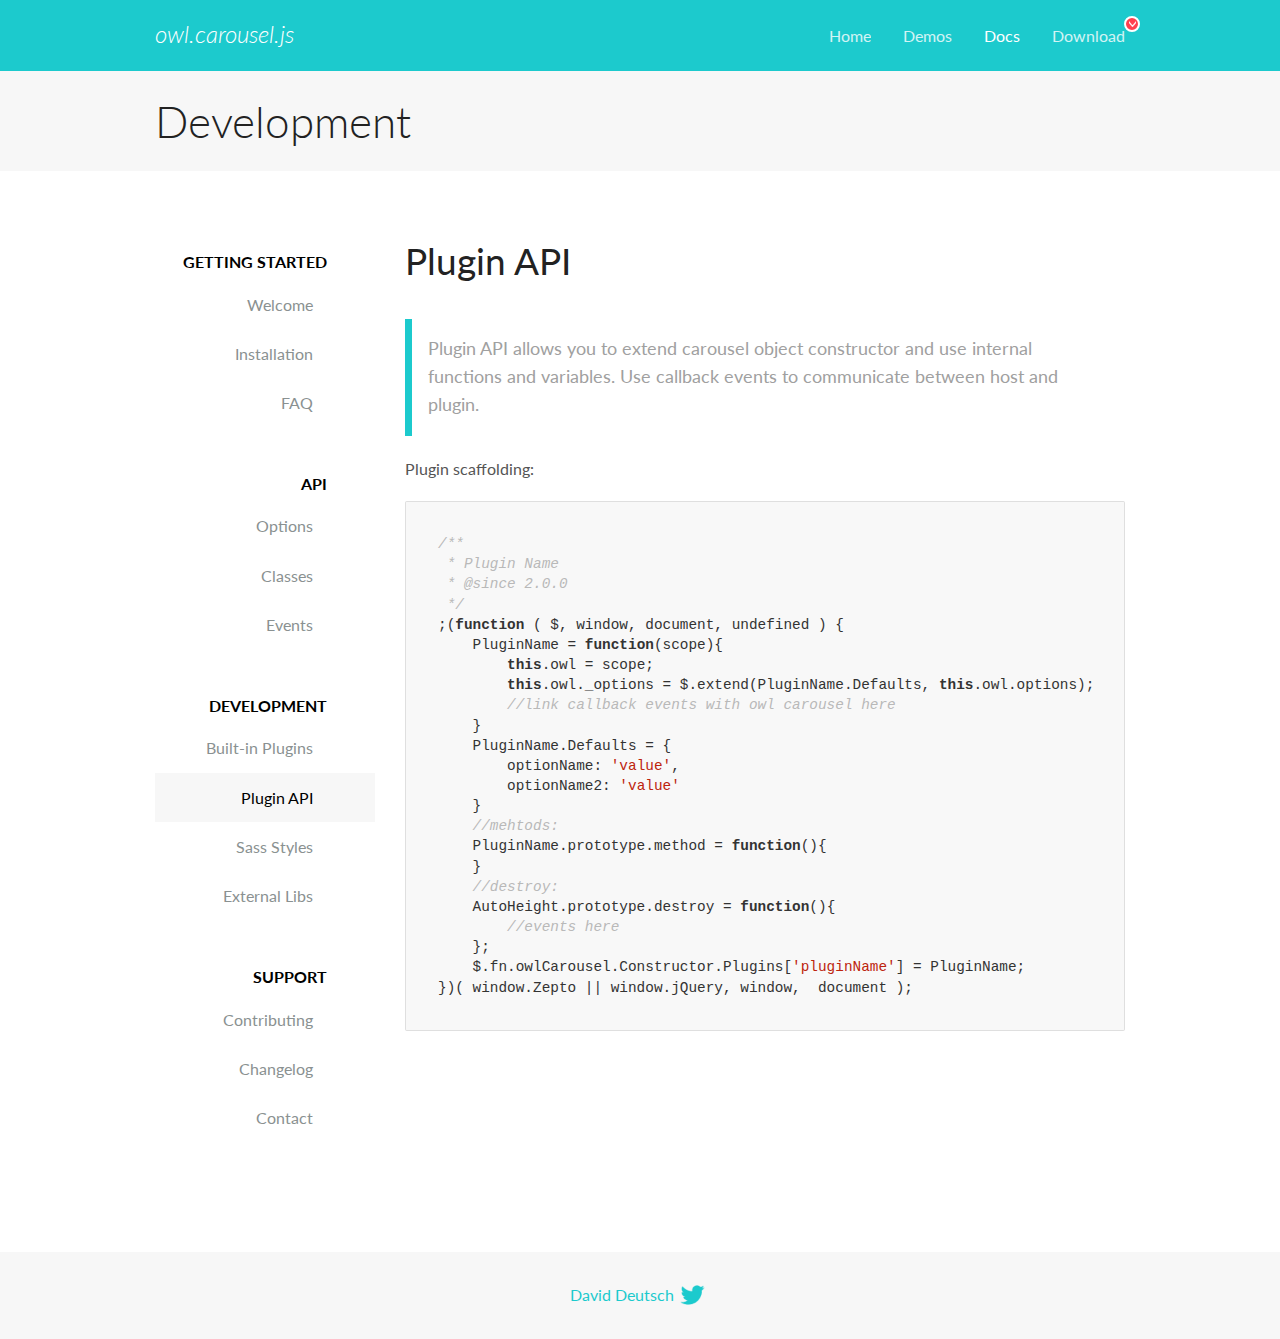
<file: assets/lib/owl.carousel/docs/docs/dev-plugin-api.html>
<!DOCTYPE html>
<html lang="en">
  <head>

    <!-- head -->
    <meta charset="utf-8">
    <meta name="msapplication-tap-highlight" content="no" />
    <meta name="viewport" content="width=device-width, initial-scale=1.0" />
    <meta name="description" content="Owl Carousel Documentation">
    <meta name="author" content="David Deutsch">
    <title>
      Plugin API | Owl Carousel | 2.2.1
    </title>

    <!-- Stylesheets -->
    <link href='https://fonts.googleapis.com/css?family=Lato:300,400,700,400italic,300italic' rel='stylesheet' type='text/css'>
    <link rel="stylesheet" href="../assets/css/docs.theme.min.css">

    <!-- Owl Stylesheets -->
    <link rel="stylesheet" href="../assets/owlcarousel/assets/owl.carousel.min.css">
    <link rel="stylesheet" href="../assets/owlcarousel/assets/owl.theme.default.min.css">

    <!-- HTML5 shim and Respond.js IE8 support of HTML5 elements and media queries -->

    <!--[if lt IE 9]>
      <script src="https://oss.maxcdn.com/libs/html5shiv/3.7.0/html5shiv.js"></script>
      <script src="https://oss.maxcdn.com/libs/respond.js/1.3.0/respond.min.js"></script>
    <![endif]-->

    <!-- Favicons -->
    <link rel="apple-touch-icon-precomposed" sizes="144x144" href="../assets/ico/apple-touch-icon-144-precomposed.png">
    <link rel="shortcut icon" href="../assets/ico/favicon.png">
    <link rel="shortcut icon" href="favicon.ico">

    <!-- Yeah i know js should not be in header. Its required for demos.-->

    <!-- javascript -->
    <script src="../assets/vendors/jquery.min.js"></script>
    <script src="../assets/owlcarousel/owl.carousel.js"></script>
  </head>
  <body>

    <!-- header -->
    <header class="header">
      <div class="row">
        <div class="large-12 columns">
          <div class="brand left">
            <h3>
              <a href="/OwlCarousel2/">owl.carousel.js</a> 
            </h3>
          </div>
          <a id="toggle-nav" class="right">
            <span></span> <span></span> <span></span> 
          </a> 
          <div class="nav-bar">
            <ul class="clearfix">
              <li> <a href="/OwlCarousel2/index.html">Home</a>  </li>
              <li> <a href="/OwlCarousel2/demos/demos.html">Demos</a>  </li>
              <li class="active">
                <a href="/OwlCarousel2/docs/started-welcome.html">Docs</a> 
              </li>
              <li>
                <a href="https://github.com/OwlCarousel2/OwlCarousel2/archive/2.2.1.zip">Download</a> 
                <span class="download"></span> 
              </li>
            </ul>
          </div>
        </div>
      </div>
    </header>

    <!-- title -->
    <section class="title">
      <div class="row">
        <div class="large-12 columns">
          <h1>Development</h1>
        </div>
      </div>
    </section>
    <div id="docs">
      <div class="row">
        <div class="small-12 medium-3 large-3 columns">
          <ul class="side-nav">
            <li class="side-nav-head">Getting Started</li>
            <li> <a href="started-welcome.html">Welcome</a>  </li>
            <li> <a href="started-installation.html">Installation</a>  </li>
            <li> <a href="started-faq.html">FAQ</a>  </li>
          </ul>
          <ul class="side-nav">
            <li class="side-nav-head">API</li>
            <li> <a href="api-options.html">Options</a>  </li>
            <li> <a href="api-classes.html">Classes</a>  </li>
            <li> <a href="api-events.html">Events</a>  </li>
          </ul>
          <ul class="side-nav">
            <li class="side-nav-head">Development</li>
            <li> <a href="dev-buildin-plugins.html">Built-in Plugins</a>  </li>
            <li> <a href="dev-plugin-api.html">Plugin API</a>  </li>
            <li> <a href="dev-styles.html">Sass Styles</a>  </li>
            <li> <a href="dev-external.html">External Libs</a>  </li>
          </ul>
          <ul class="side-nav">
            <li class="side-nav-head">Support</li>
            <li> <a href="support-contributing.html">Contributing</a>  </li>
            <li> <a href="support-changelog.html">Changelog</a>  </li>
            <li> <a href="support-contact.html">Contact</a>  </li>
          </ul>
        </div>
        <div class="small-12 medium-9 large-9 columns">
          <article class="docs-content">
            <h2 id="plugin-api">Plugin API</h2>
            <blockquote>
              <p>Plugin API allows you to extend carousel object constructor and use internal functions and variables. Use callback events to communicate between host and plugin.</p>
            </blockquote>
            <p>Plugin scaffolding:</p>
            <pre><code>/**
 * Plugin Name
 * @since 2.0.0
 */
;(function ( $, window, document, undefined ) {
    PluginName = function(scope){
        this.owl = scope;
        this.owl._options = $.extend(PluginName.Defaults, this.owl.options);
        //link callback events with owl carousel here
    }
    PluginName.Defaults = {
        optionName: &#39;value&#39;,
        optionName2: &#39;value&#39;
    }
    //mehtods:
    PluginName.prototype.method = function(){
    }
    //destroy:
    AutoHeight.prototype.destroy = function(){
        //events here
    };
    $.fn.owlCarousel.Constructor.Plugins[&#39;pluginName&#39;] = PluginName;
})( window.Zepto || window.jQuery, window,  document );</code></pre>
          </article>
        </div>
      </div>
    </div>

    <!-- footer -->
    <footer class="footer">
      <div class="row">
        <div class="large-12 columns">
          <h5>
            <a href="/OwlCarousel2/docs/support-contact.html">David Deutsch</a> 
            <a id="custom-tweet-button" href="https://twitter.com/share?url=https://github.com/OwlCarousel2/OwlCarousel2&text=Owl Carousel - This is so awesome! " target="_blank"></a> 
          </h5>
        </div>
      </div>
    </footer>

    <!-- vendors -->
    <script src="../assets/vendors/highlight.js"></script>
    <script src="../assets/js/app.js"></script>
  </body>
</html>
</file>
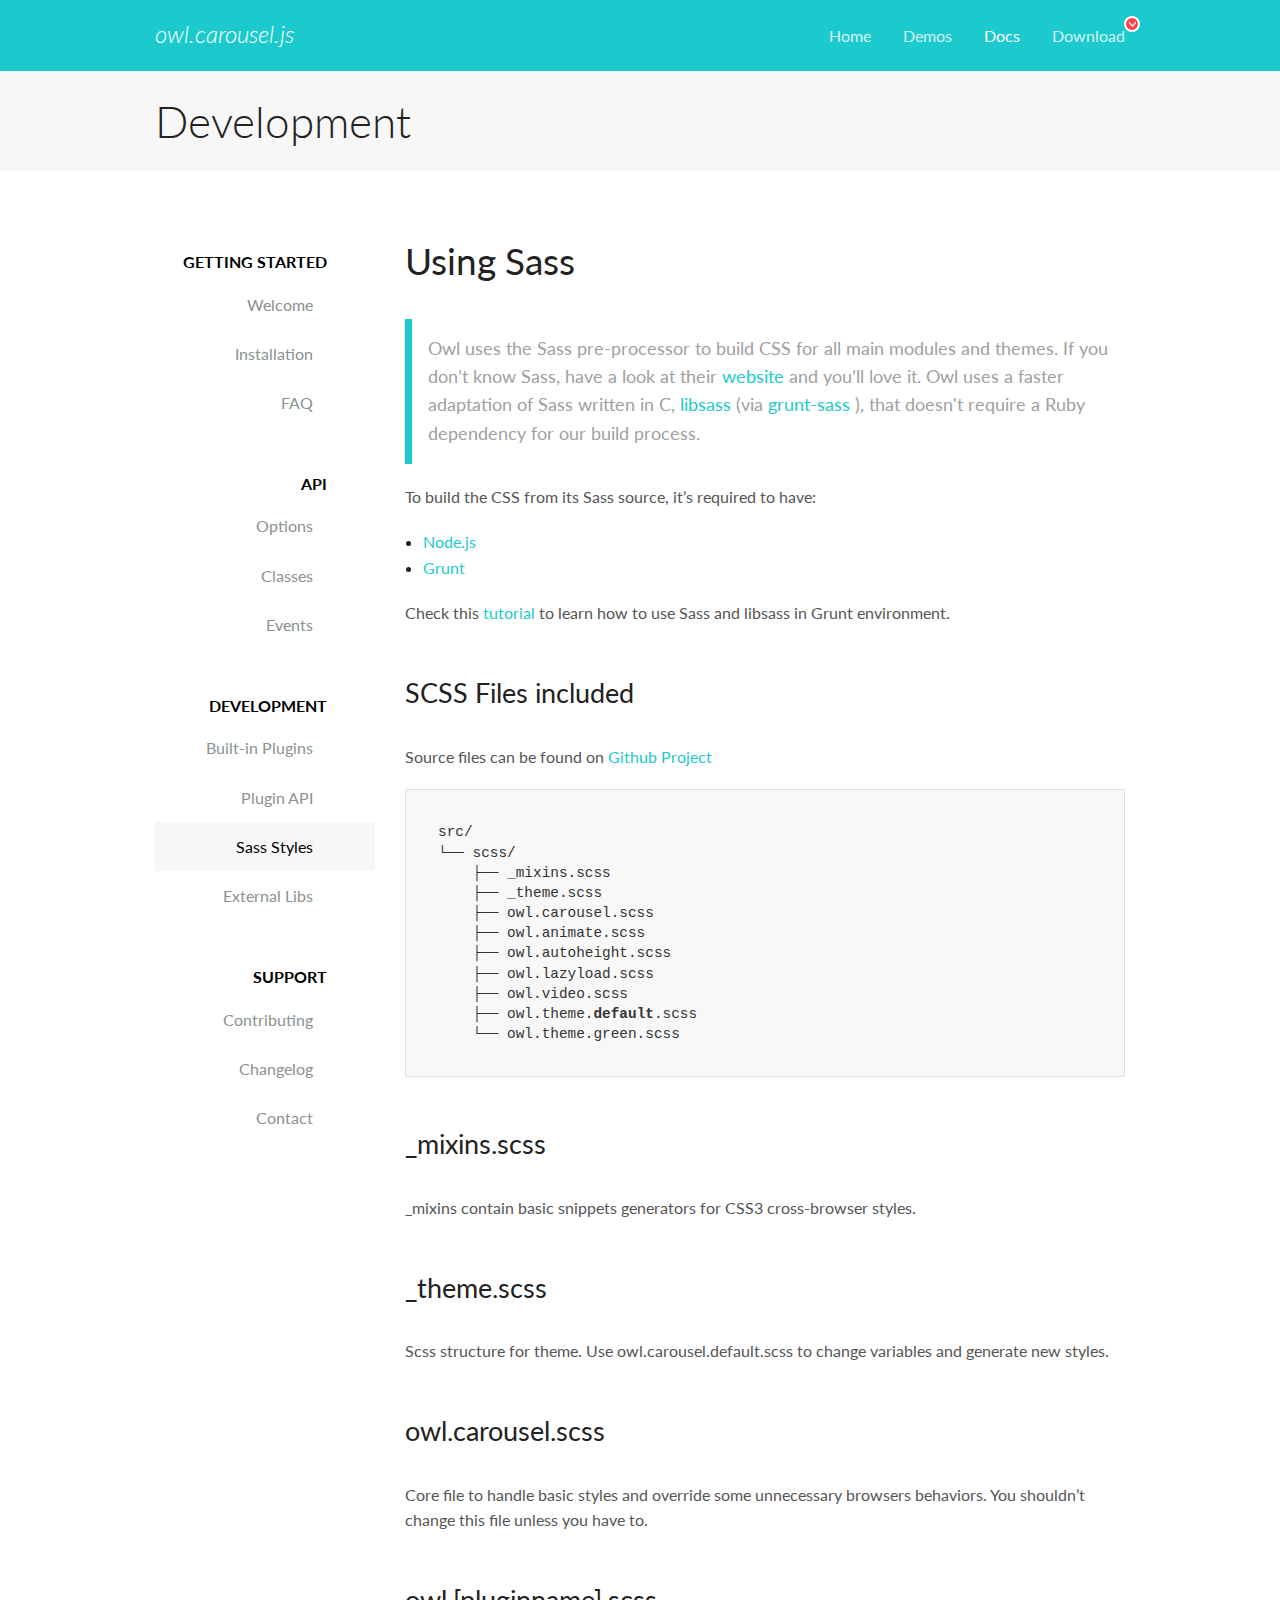
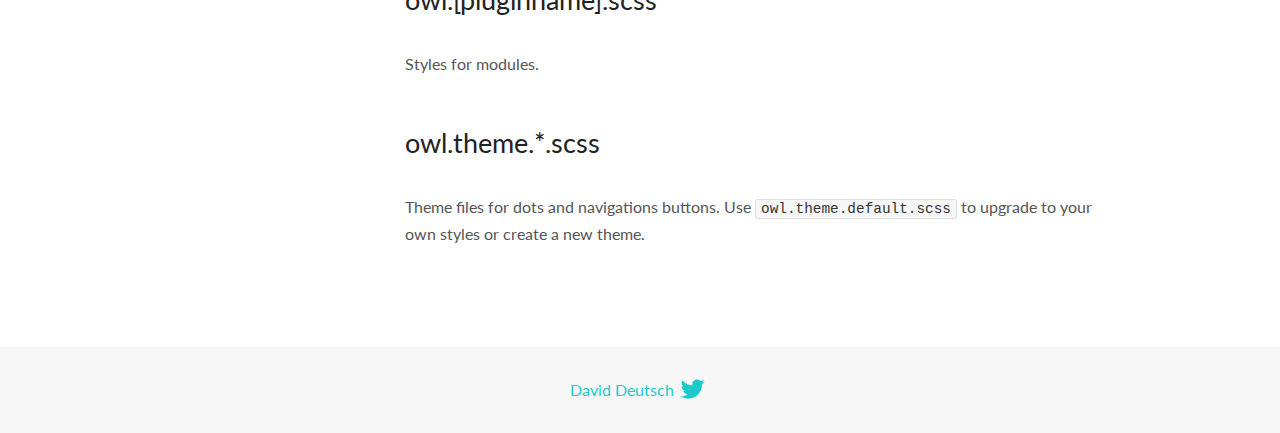
<file: assets/lib/owl.carousel/docs/docs/dev-styles.html>
<!DOCTYPE html>
<html lang="en">
  <head>

    <!-- head -->
    <meta charset="utf-8">
    <meta name="msapplication-tap-highlight" content="no" />
    <meta name="viewport" content="width=device-width, initial-scale=1.0" />
    <meta name="description" content="Owl Carousel Documentation">
    <meta name="author" content="David Deutsch">
    <title>
      Sass Styles | Owl Carousel | 2.2.1
    </title>

    <!-- Stylesheets -->
    <link href='https://fonts.googleapis.com/css?family=Lato:300,400,700,400italic,300italic' rel='stylesheet' type='text/css'>
    <link rel="stylesheet" href="../assets/css/docs.theme.min.css">

    <!-- Owl Stylesheets -->
    <link rel="stylesheet" href="../assets/owlcarousel/assets/owl.carousel.min.css">
    <link rel="stylesheet" href="../assets/owlcarousel/assets/owl.theme.default.min.css">

    <!-- HTML5 shim and Respond.js IE8 support of HTML5 elements and media queries -->

    <!--[if lt IE 9]>
      <script src="https://oss.maxcdn.com/libs/html5shiv/3.7.0/html5shiv.js"></script>
      <script src="https://oss.maxcdn.com/libs/respond.js/1.3.0/respond.min.js"></script>
    <![endif]-->

    <!-- Favicons -->
    <link rel="apple-touch-icon-precomposed" sizes="144x144" href="../assets/ico/apple-touch-icon-144-precomposed.png">
    <link rel="shortcut icon" href="../assets/ico/favicon.png">
    <link rel="shortcut icon" href="favicon.ico">

    <!-- Yeah i know js should not be in header. Its required for demos.-->

    <!-- javascript -->
    <script src="../assets/vendors/jquery.min.js"></script>
    <script src="../assets/owlcarousel/owl.carousel.js"></script>
  </head>
  <body>

    <!-- header -->
    <header class="header">
      <div class="row">
        <div class="large-12 columns">
          <div class="brand left">
            <h3>
              <a href="/OwlCarousel2/">owl.carousel.js</a> 
            </h3>
          </div>
          <a id="toggle-nav" class="right">
            <span></span> <span></span> <span></span> 
          </a> 
          <div class="nav-bar">
            <ul class="clearfix">
              <li> <a href="/OwlCarousel2/index.html">Home</a>  </li>
              <li> <a href="/OwlCarousel2/demos/demos.html">Demos</a>  </li>
              <li class="active">
                <a href="/OwlCarousel2/docs/started-welcome.html">Docs</a> 
              </li>
              <li>
                <a href="https://github.com/OwlCarousel2/OwlCarousel2/archive/2.2.1.zip">Download</a> 
                <span class="download"></span> 
              </li>
            </ul>
          </div>
        </div>
      </div>
    </header>

    <!-- title -->
    <section class="title">
      <div class="row">
        <div class="large-12 columns">
          <h1>Development</h1>
        </div>
      </div>
    </section>
    <div id="docs">
      <div class="row">
        <div class="small-12 medium-3 large-3 columns">
          <ul class="side-nav">
            <li class="side-nav-head">Getting Started</li>
            <li> <a href="started-welcome.html">Welcome</a>  </li>
            <li> <a href="started-installation.html">Installation</a>  </li>
            <li> <a href="started-faq.html">FAQ</a>  </li>
          </ul>
          <ul class="side-nav">
            <li class="side-nav-head">API</li>
            <li> <a href="api-options.html">Options</a>  </li>
            <li> <a href="api-classes.html">Classes</a>  </li>
            <li> <a href="api-events.html">Events</a>  </li>
          </ul>
          <ul class="side-nav">
            <li class="side-nav-head">Development</li>
            <li> <a href="dev-buildin-plugins.html">Built-in Plugins</a>  </li>
            <li> <a href="dev-plugin-api.html">Plugin API</a>  </li>
            <li> <a href="dev-styles.html">Sass Styles</a>  </li>
            <li> <a href="dev-external.html">External Libs</a>  </li>
          </ul>
          <ul class="side-nav">
            <li class="side-nav-head">Support</li>
            <li> <a href="support-contributing.html">Contributing</a>  </li>
            <li> <a href="support-changelog.html">Changelog</a>  </li>
            <li> <a href="support-contact.html">Contact</a>  </li>
          </ul>
        </div>
        <div class="small-12 medium-9 large-9 columns">
          <article class="docs-content">
            <h2 id="using-sass">Using Sass</h2>
            <blockquote>
              <p>Owl uses the Sass pre-processor to build CSS for all main modules and themes. If you don’t know Sass, have a look at their
                <a href="http://sass-lang.com/">website</a>  and you’ll love it. Owl uses a faster adaptation of Sass written in C,
                <a href="http://libsass.org/">libsass</a>  (via
                <a href="https://github.com/sindresorhus/grunt-sass">grunt-sass</a> ), that doesn&#39;t require a Ruby dependency for our build process.</p>
            </blockquote>
            <p>To build the CSS from its Sass source, it’s required to have:</p>
            <ul>
              <li> <a href="https://nodejs.org/">Node.js</a>  </li>
              <li> <a href="http://gruntjs.com/">Grunt</a>  </li>
            </ul>
            <p>Check this
              <a href="https://benfrain.com/lightning-fast-sass-compiling-with-libsass-node-sass-and-grunt-sass/">tutorial</a>  to learn how to use Sass and libsass in Grunt environment.</p>
            <h3 id="scss-files-included">SCSS Files included</h3>
            <p>Source files can be found on
              <a href="https://github.com/OwlCarousel2/OwlCarousel2">Github Project</a> 
            </p>
            <pre><code>src/
└── scss/
    ├── _mixins.scss
    ├── _theme.scss
    ├── owl.carousel.scss
    ├── owl.animate.scss
    ├── owl.autoheight.scss
    ├── owl.lazyload.scss
    ├── owl.video.scss
    ├── owl.theme.default.scss
    └── owl.theme.green.scss</code></pre>
            <h3 id="_mixins-scss">_mixins.scss</h3>
            <p>_mixins contain basic snippets generators for CSS3 cross-browser styles.</p>
            <h3 id="_theme-scss">_theme.scss</h3>
            <p>Scss structure for theme. Use owl.carousel.default.scss to change variables and generate new styles.</p>
            <h3 id="owl-carousel-scss">owl.carousel.scss</h3>
            <p>Core file to handle basic styles and override some unnecessary browsers behaviors. You shouldn’t change this file unless you have to.</p>
            <h3 id="owl-pluginname-scss">owl.[pluginname].scss</h3>
            <p>Styles for modules.</p>
            <h3 id="owl-theme-scss">owl.theme.*.scss</h3>
            <p>Theme files for dots and navigations buttons. Use <code>owl.theme.default.scss</code> to upgrade to your own styles or create a new theme.</p>
          </article>
        </div>
      </div>
    </div>

    <!-- footer -->
    <footer class="footer">
      <div class="row">
        <div class="large-12 columns">
          <h5>
            <a href="/OwlCarousel2/docs/support-contact.html">David Deutsch</a> 
            <a id="custom-tweet-button" href="https://twitter.com/share?url=https://github.com/OwlCarousel2/OwlCarousel2&text=Owl Carousel - This is so awesome! " target="_blank"></a> 
          </h5>
        </div>
      </div>
    </footer>

    <!-- vendors -->
    <script src="../assets/vendors/highlight.js"></script>
    <script src="../assets/js/app.js"></script>
  </body>
</html>
</file>
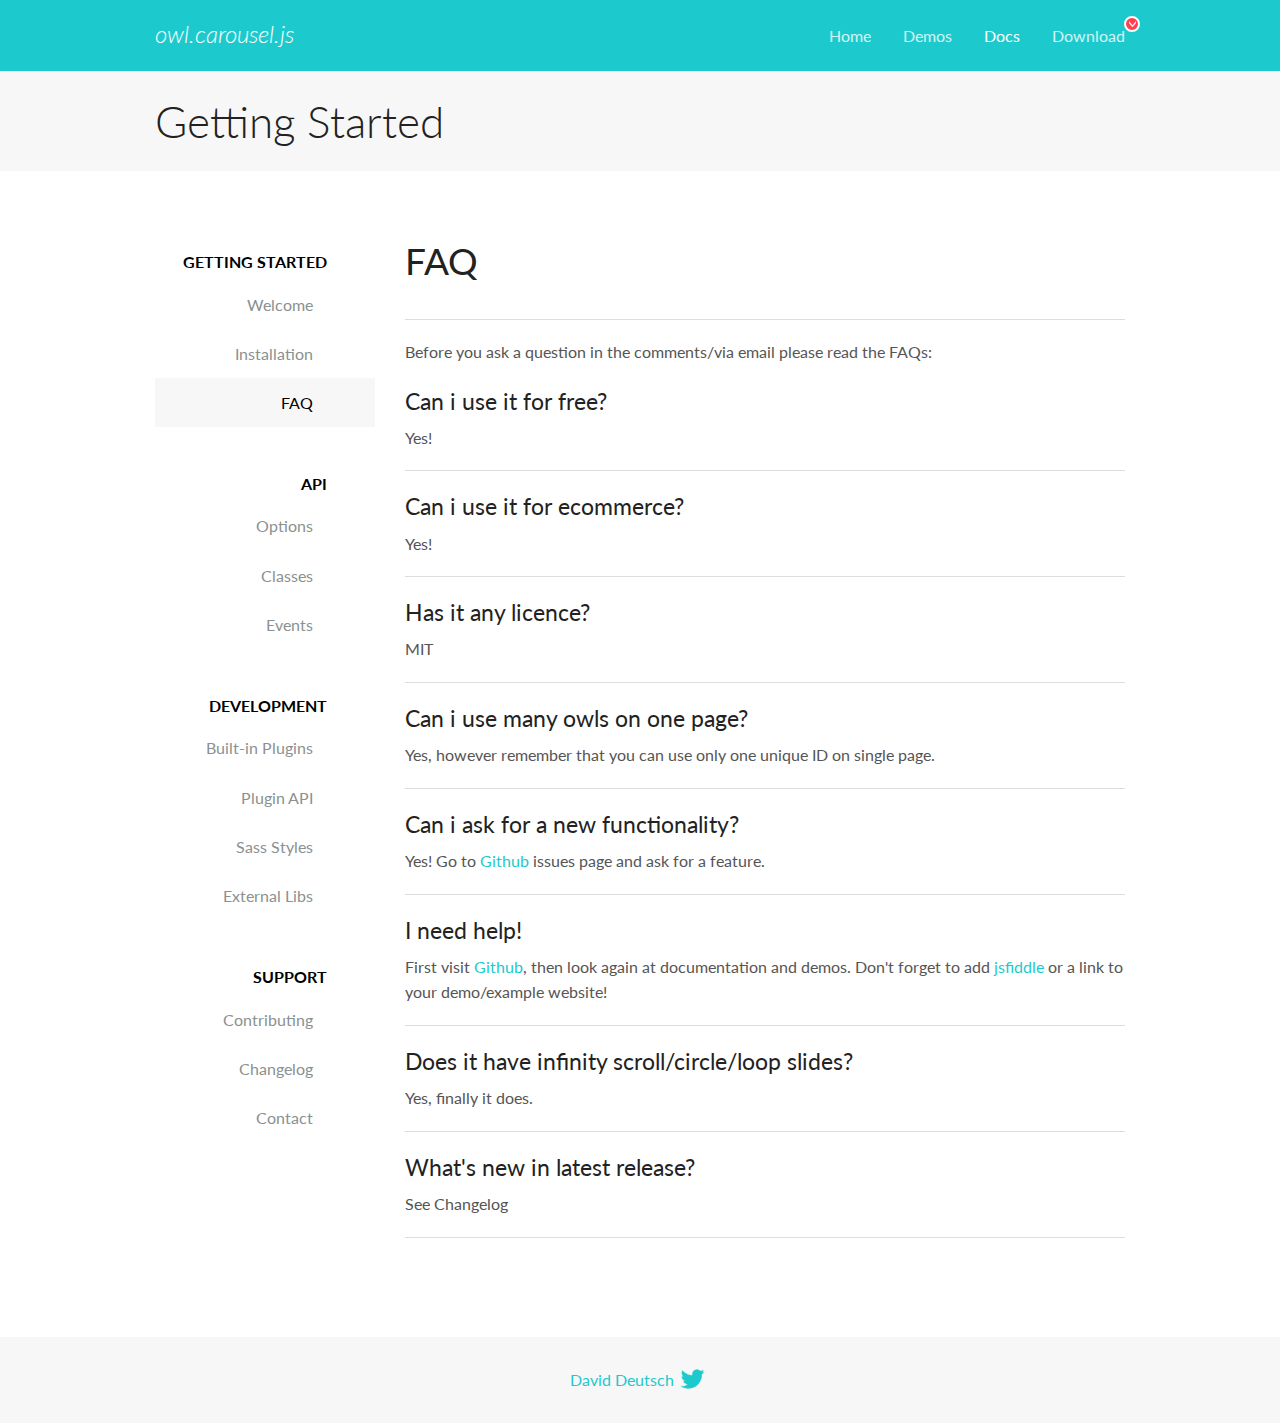
<file: assets/lib/owl.carousel/docs/docs/started-faq.html>
<!DOCTYPE html>
<html lang="en">
  <head>

    <!-- head -->
    <meta charset="utf-8">
    <meta name="msapplication-tap-highlight" content="no" />
    <meta name="viewport" content="width=device-width, initial-scale=1.0" />
    <meta name="description" content="Owl Carousel Documentation">
    <meta name="author" content="David Deutsch">
    <title>
      FAQ | Owl Carousel | 2.2.1
    </title>

    <!-- Stylesheets -->
    <link href='https://fonts.googleapis.com/css?family=Lato:300,400,700,400italic,300italic' rel='stylesheet' type='text/css'>
    <link rel="stylesheet" href="../assets/css/docs.theme.min.css">

    <!-- Owl Stylesheets -->
    <link rel="stylesheet" href="../assets/owlcarousel/assets/owl.carousel.min.css">
    <link rel="stylesheet" href="../assets/owlcarousel/assets/owl.theme.default.min.css">

    <!-- HTML5 shim and Respond.js IE8 support of HTML5 elements and media queries -->

    <!--[if lt IE 9]>
      <script src="https://oss.maxcdn.com/libs/html5shiv/3.7.0/html5shiv.js"></script>
      <script src="https://oss.maxcdn.com/libs/respond.js/1.3.0/respond.min.js"></script>
    <![endif]-->

    <!-- Favicons -->
    <link rel="apple-touch-icon-precomposed" sizes="144x144" href="../assets/ico/apple-touch-icon-144-precomposed.png">
    <link rel="shortcut icon" href="../assets/ico/favicon.png">
    <link rel="shortcut icon" href="favicon.ico">

    <!-- Yeah i know js should not be in header. Its required for demos.-->

    <!-- javascript -->
    <script src="../assets/vendors/jquery.min.js"></script>
    <script src="../assets/owlcarousel/owl.carousel.js"></script>
  </head>
  <body>

    <!-- header -->
    <header class="header">
      <div class="row">
        <div class="large-12 columns">
          <div class="brand left">
            <h3>
              <a href="/OwlCarousel2/">owl.carousel.js</a> 
            </h3>
          </div>
          <a id="toggle-nav" class="right">
            <span></span> <span></span> <span></span> 
          </a> 
          <div class="nav-bar">
            <ul class="clearfix">
              <li> <a href="/OwlCarousel2/index.html">Home</a>  </li>
              <li> <a href="/OwlCarousel2/demos/demos.html">Demos</a>  </li>
              <li class="active">
                <a href="/OwlCarousel2/docs/started-welcome.html">Docs</a> 
              </li>
              <li>
                <a href="https://github.com/OwlCarousel2/OwlCarousel2/archive/2.2.1.zip">Download</a> 
                <span class="download"></span> 
              </li>
            </ul>
          </div>
        </div>
      </div>
    </header>

    <!-- title -->
    <section class="title">
      <div class="row">
        <div class="large-12 columns">
          <h1>Getting Started</h1>
        </div>
      </div>
    </section>
    <div id="docs">
      <div class="row">
        <div class="small-12 medium-3 large-3 columns">
          <ul class="side-nav">
            <li class="side-nav-head">Getting Started</li>
            <li> <a href="started-welcome.html">Welcome</a>  </li>
            <li> <a href="started-installation.html">Installation</a>  </li>
            <li> <a href="started-faq.html">FAQ</a>  </li>
          </ul>
          <ul class="side-nav">
            <li class="side-nav-head">API</li>
            <li> <a href="api-options.html">Options</a>  </li>
            <li> <a href="api-classes.html">Classes</a>  </li>
            <li> <a href="api-events.html">Events</a>  </li>
          </ul>
          <ul class="side-nav">
            <li class="side-nav-head">Development</li>
            <li> <a href="dev-buildin-plugins.html">Built-in Plugins</a>  </li>
            <li> <a href="dev-plugin-api.html">Plugin API</a>  </li>
            <li> <a href="dev-styles.html">Sass Styles</a>  </li>
            <li> <a href="dev-external.html">External Libs</a>  </li>
          </ul>
          <ul class="side-nav">
            <li class="side-nav-head">Support</li>
            <li> <a href="support-contributing.html">Contributing</a>  </li>
            <li> <a href="support-changelog.html">Changelog</a>  </li>
            <li> <a href="support-contact.html">Contact</a>  </li>
          </ul>
        </div>
        <div class="small-12 medium-9 large-9 columns">
          <article class="docs-content">
            <h2 id="faq">FAQ</h2>
            <hr>
            <p>Before you ask a question in the comments/via email please read the FAQs:</p>
            <h4 id="can-i-use-it-for-free-">Can i use it for free?</h4>
            <p>Yes!</p>
            <hr>
            <h4 id="can-i-use-it-for-ecommerce-">Can i use it for ecommerce?</h4>
            <p>Yes!</p>
            <hr>
            <h4 id="has-it-any-licence-">Has it any licence?</h4>
            <p>MIT</p>
            <hr>
            <h4 id="can-i-use-many-owls-on-one-page-">Can i use many owls on one page?</h4>
            <p>Yes, however remember that you can use only one unique ID on single page.</p>
            <hr>
            <h4 id="can-i-ask-for-a-new-functionality-">Can i ask for a new functionality?</h4>
            <p>Yes! Go to
              <a href="https://github.com/OwlCarousel2/OwlCarousel2/issues">Github</a>  issues page and ask for a feature.</p>
            <hr>
            <h4 id="i-need-help-">I need help!</h4>
            <p>First visit
              <a href="https://github.com/OwlCarousel2/OwlCarousel2/issues">Github</a>, then look again at documentation and demos. Don&#39;t forget to add
              <a href="https://jsfiddle.net/">jsfiddle</a>  or a link to your demo/example website!</p>
            <hr>
            <h4 id="does-it-have-infinity-scroll-circle-loop-slides-">Does it have infinity scroll/circle/loop slides?</h4>
            <p>Yes, finally it does.</p>
            <hr>
            <h4 id="what-s-new-in-latest-release-">What&#39;s new in latest release?</h4>
            <p>See Changelog</p>
            <hr>
          </article>
        </div>
      </div>
    </div>

    <!-- footer -->
    <footer class="footer">
      <div class="row">
        <div class="large-12 columns">
          <h5>
            <a href="/OwlCarousel2/docs/support-contact.html">David Deutsch</a> 
            <a id="custom-tweet-button" href="https://twitter.com/share?url=https://github.com/OwlCarousel2/OwlCarousel2&text=Owl Carousel - This is so awesome! " target="_blank"></a> 
          </h5>
        </div>
      </div>
    </footer>

    <!-- vendors -->
    <script src="../assets/vendors/highlight.js"></script>
    <script src="../assets/js/app.js"></script>
  </body>
</html>
</file>
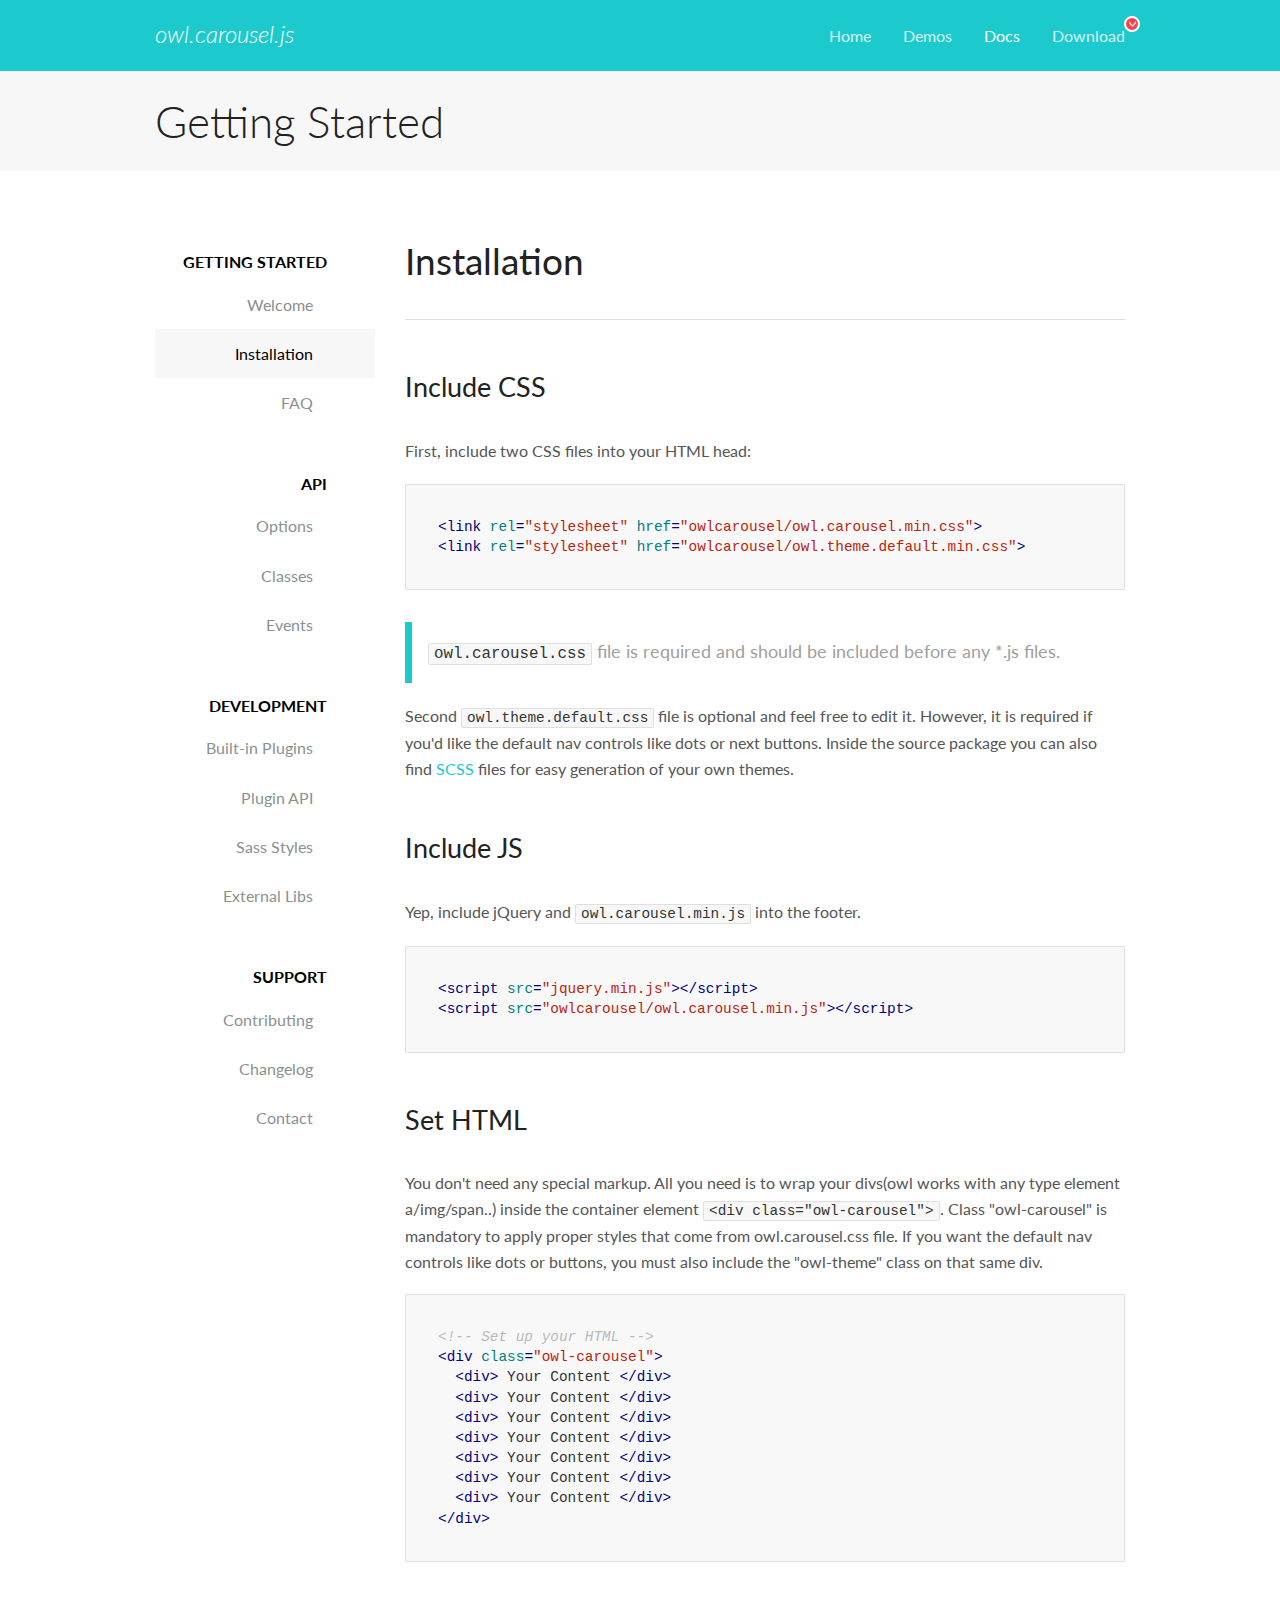
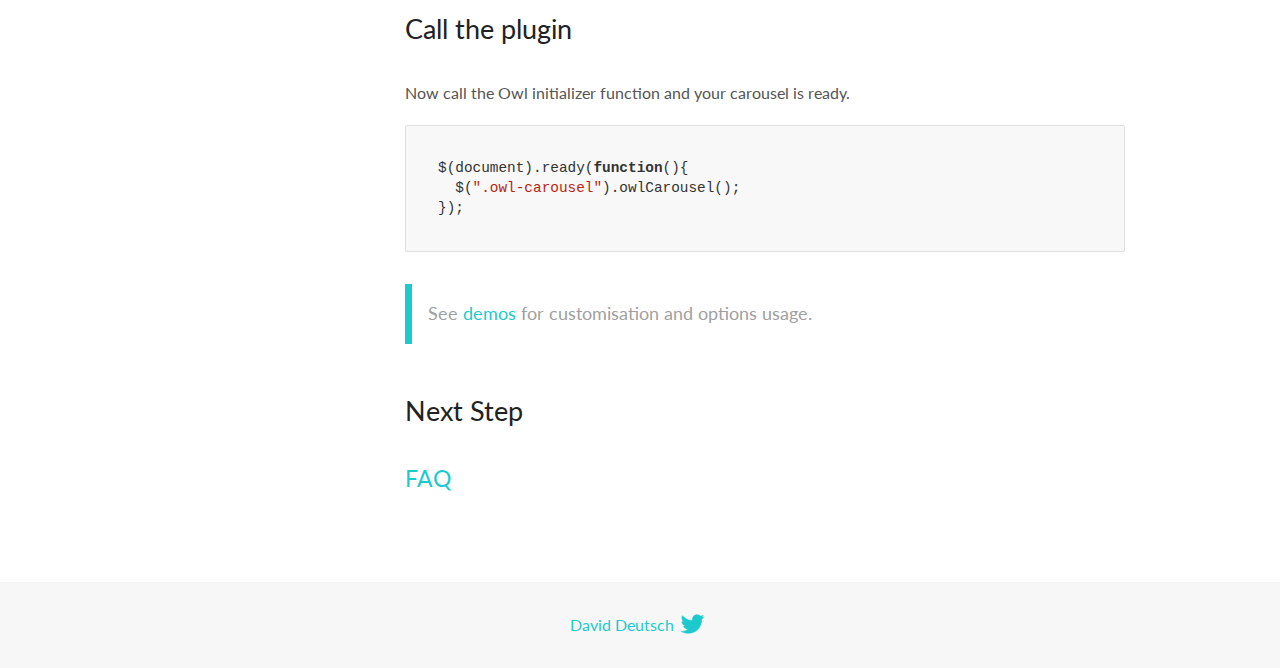
<file: assets/lib/owl.carousel/docs/docs/started-installation.html>
<!DOCTYPE html>
<html lang="en">
  <head>

    <!-- head -->
    <meta charset="utf-8">
    <meta name="msapplication-tap-highlight" content="no" />
    <meta name="viewport" content="width=device-width, initial-scale=1.0" />
    <meta name="description" content="Owl Carousel Documentation">
    <meta name="author" content="David Deutsch">
    <title>
      Installation | Owl Carousel | 2.2.1
    </title>

    <!-- Stylesheets -->
    <link href='https://fonts.googleapis.com/css?family=Lato:300,400,700,400italic,300italic' rel='stylesheet' type='text/css'>
    <link rel="stylesheet" href="../assets/css/docs.theme.min.css">

    <!-- Owl Stylesheets -->
    <link rel="stylesheet" href="../assets/owlcarousel/assets/owl.carousel.min.css">
    <link rel="stylesheet" href="../assets/owlcarousel/assets/owl.theme.default.min.css">

    <!-- HTML5 shim and Respond.js IE8 support of HTML5 elements and media queries -->

    <!--[if lt IE 9]>
      <script src="https://oss.maxcdn.com/libs/html5shiv/3.7.0/html5shiv.js"></script>
      <script src="https://oss.maxcdn.com/libs/respond.js/1.3.0/respond.min.js"></script>
    <![endif]-->

    <!-- Favicons -->
    <link rel="apple-touch-icon-precomposed" sizes="144x144" href="../assets/ico/apple-touch-icon-144-precomposed.png">
    <link rel="shortcut icon" href="../assets/ico/favicon.png">
    <link rel="shortcut icon" href="favicon.ico">

    <!-- Yeah i know js should not be in header. Its required for demos.-->

    <!-- javascript -->
    <script src="../assets/vendors/jquery.min.js"></script>
    <script src="../assets/owlcarousel/owl.carousel.js"></script>
  </head>
  <body>

    <!-- header -->
    <header class="header">
      <div class="row">
        <div class="large-12 columns">
          <div class="brand left">
            <h3>
              <a href="/OwlCarousel2/">owl.carousel.js</a> 
            </h3>
          </div>
          <a id="toggle-nav" class="right">
            <span></span> <span></span> <span></span> 
          </a> 
          <div class="nav-bar">
            <ul class="clearfix">
              <li> <a href="/OwlCarousel2/index.html">Home</a>  </li>
              <li> <a href="/OwlCarousel2/demos/demos.html">Demos</a>  </li>
              <li class="active">
                <a href="/OwlCarousel2/docs/started-welcome.html">Docs</a> 
              </li>
              <li>
                <a href="https://github.com/OwlCarousel2/OwlCarousel2/archive/2.2.1.zip">Download</a> 
                <span class="download"></span> 
              </li>
            </ul>
          </div>
        </div>
      </div>
    </header>

    <!-- title -->
    <section class="title">
      <div class="row">
        <div class="large-12 columns">
          <h1>Getting Started</h1>
        </div>
      </div>
    </section>
    <div id="docs">
      <div class="row">
        <div class="small-12 medium-3 large-3 columns">
          <ul class="side-nav">
            <li class="side-nav-head">Getting Started</li>
            <li> <a href="started-welcome.html">Welcome</a>  </li>
            <li> <a href="started-installation.html">Installation</a>  </li>
            <li> <a href="started-faq.html">FAQ</a>  </li>
          </ul>
          <ul class="side-nav">
            <li class="side-nav-head">API</li>
            <li> <a href="api-options.html">Options</a>  </li>
            <li> <a href="api-classes.html">Classes</a>  </li>
            <li> <a href="api-events.html">Events</a>  </li>
          </ul>
          <ul class="side-nav">
            <li class="side-nav-head">Development</li>
            <li> <a href="dev-buildin-plugins.html">Built-in Plugins</a>  </li>
            <li> <a href="dev-plugin-api.html">Plugin API</a>  </li>
            <li> <a href="dev-styles.html">Sass Styles</a>  </li>
            <li> <a href="dev-external.html">External Libs</a>  </li>
          </ul>
          <ul class="side-nav">
            <li class="side-nav-head">Support</li>
            <li> <a href="support-contributing.html">Contributing</a>  </li>
            <li> <a href="support-changelog.html">Changelog</a>  </li>
            <li> <a href="support-contact.html">Contact</a>  </li>
          </ul>
        </div>
        <div class="small-12 medium-9 large-9 columns">
          <article class="docs-content">
            <h2 id="installation">Installation</h2>
            <hr>
            <h3 id="include-css">Include CSS</h3>
            <p>First, include two CSS files into your HTML head:</p>
            <pre><code>&lt;link rel=&quot;stylesheet&quot; href=&quot;owlcarousel/owl.carousel.min.css&quot;&gt;
&lt;link rel=&quot;stylesheet&quot; href=&quot;owlcarousel/owl.theme.default.min.css&quot;&gt;</code></pre>
            <blockquote>
              <p><code>owl.carousel.css</code> file is required and should be included before any *.js files.</p>
            </blockquote>
            <p>Second <code>owl.theme.default.css</code> file is optional and feel free to edit it. However, it is required if you&#39;d like the default nav controls like dots or next buttons. Inside the source package you can also find
              <a href="http://sass-lang.com/">SCSS</a>  files for easy generation of your own themes.</p>
            <h3 id="include-js">Include JS</h3>
            <p>Yep, include jQuery and <code>owl.carousel.min.js</code> into the footer.</p>
            <pre><code>&lt;script src=&quot;jquery.min.js&quot;&gt;&lt;/script&gt;
&lt;script src=&quot;owlcarousel/owl.carousel.min.js&quot;&gt;&lt;/script&gt;</code></pre>
            <h3 id="set-html">Set HTML</h3>
            <p>You don&#39;t need any special markup. All you need is to wrap your divs(owl works with any type element a/img/span..) inside the container element <code>&lt;div class=&quot;owl-carousel&quot;&gt;</code>. Class &quot;owl-carousel&quot; is
              mandatory to apply proper styles that come from owl.carousel.css file. If you want the default nav controls like dots or buttons, you must also include the &quot;owl-theme&quot; class on that same div.</p>
            <pre><code>&lt;!-- Set up your HTML --&gt;
&lt;div class=&quot;owl-carousel&quot;&gt;
  &lt;div&gt; Your Content &lt;/div&gt;
  &lt;div&gt; Your Content &lt;/div&gt;
  &lt;div&gt; Your Content &lt;/div&gt;
  &lt;div&gt; Your Content &lt;/div&gt;
  &lt;div&gt; Your Content &lt;/div&gt;
  &lt;div&gt; Your Content &lt;/div&gt;
  &lt;div&gt; Your Content &lt;/div&gt;
&lt;/div&gt;</code></pre>
            <h3 id="call-the-plugin">Call the plugin</h3>
            <p>Now call the Owl initializer function and your carousel is ready.</p>
            <pre><code>$(document).ready(function(){
  $(&quot;.owl-carousel&quot;).owlCarousel();
});</code></pre>
            <blockquote>
              <p>See
                <a href="/OwlCarousel2/demos/demos.html">demos</a>  for customisation and options usage.</p>
            </blockquote>
            <h3 id="next-step">Next Step</h3>
            <h4 id="-faq-started-faq-html-">
              <a href="started-faq.html">FAQ</a> 
            </h4>
          </article>
        </div>
      </div>
    </div>

    <!-- footer -->
    <footer class="footer">
      <div class="row">
        <div class="large-12 columns">
          <h5>
            <a href="/OwlCarousel2/docs/support-contact.html">David Deutsch</a> 
            <a id="custom-tweet-button" href="https://twitter.com/share?url=https://github.com/OwlCarousel2/OwlCarousel2&text=Owl Carousel - This is so awesome! " target="_blank"></a> 
          </h5>
        </div>
      </div>
    </footer>

    <!-- vendors -->
    <script src="../assets/vendors/highlight.js"></script>
    <script src="../assets/js/app.js"></script>
  </body>
</html>
</file>
